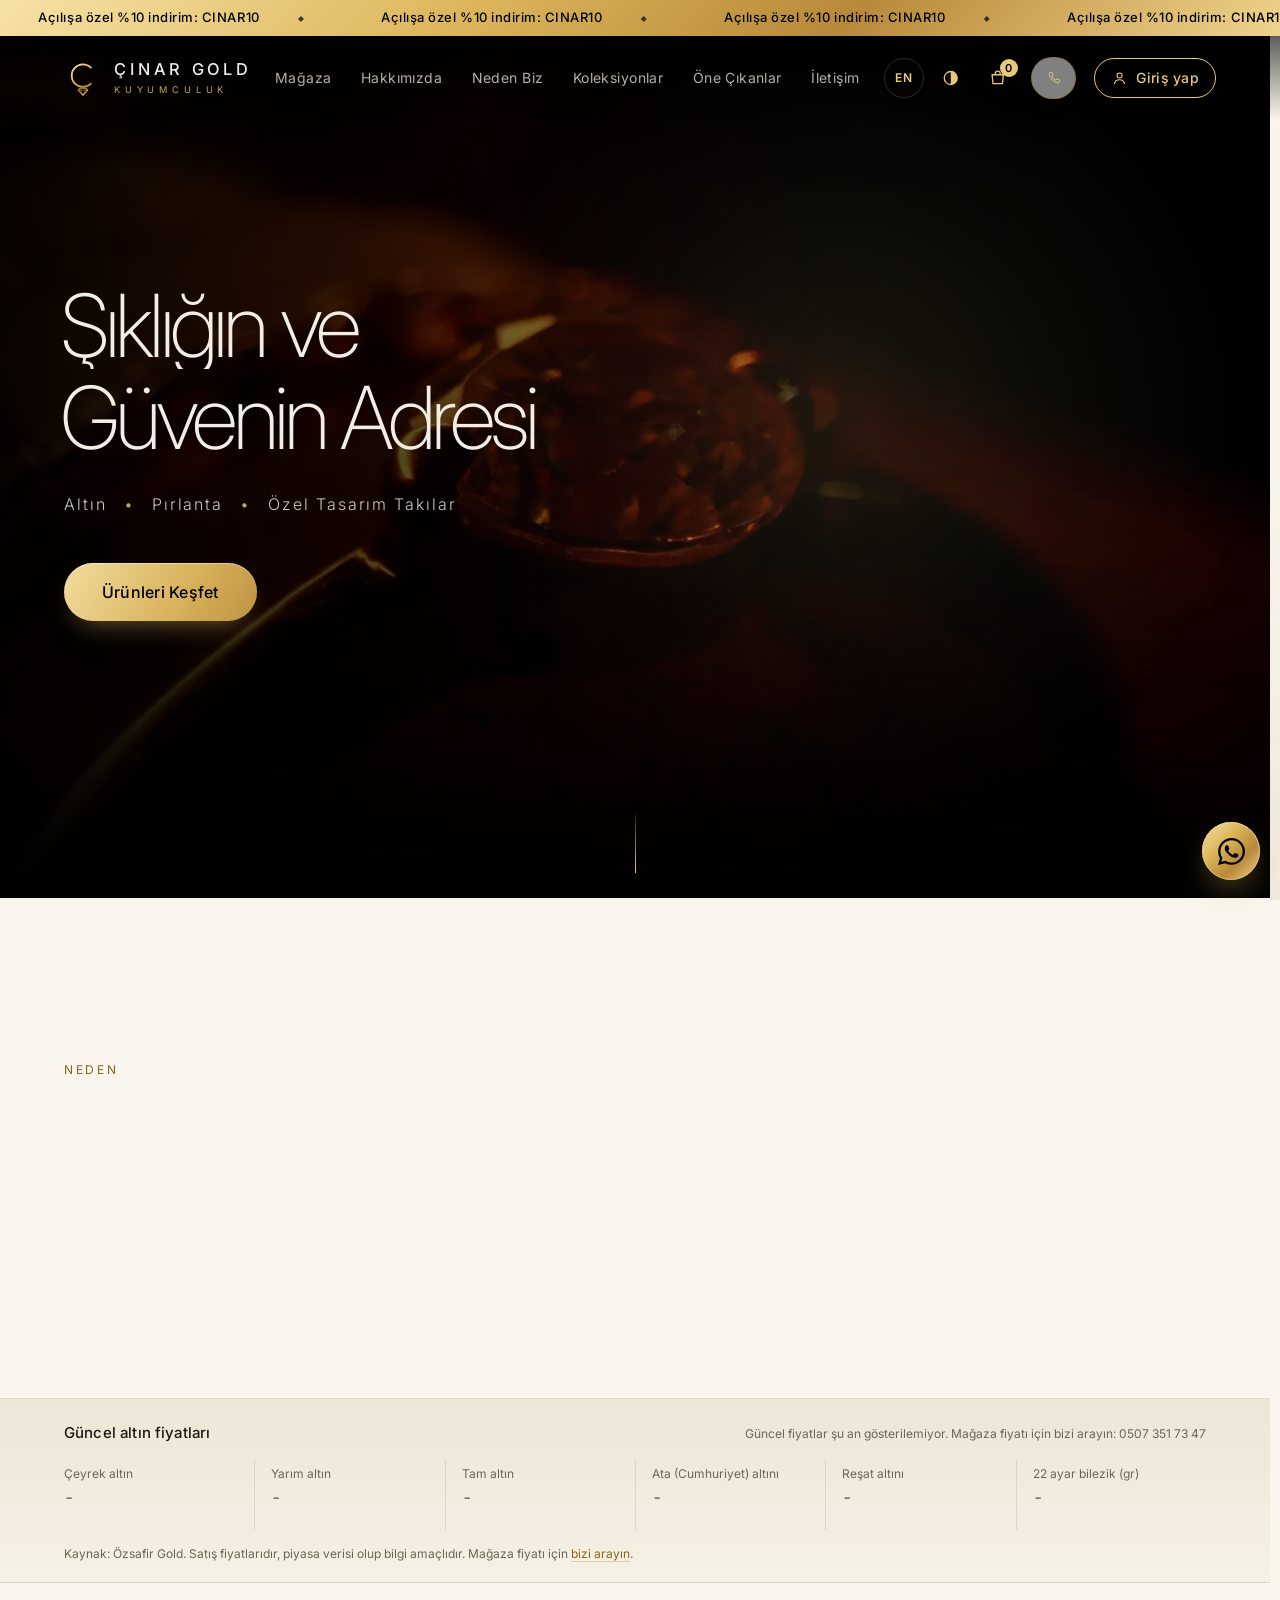
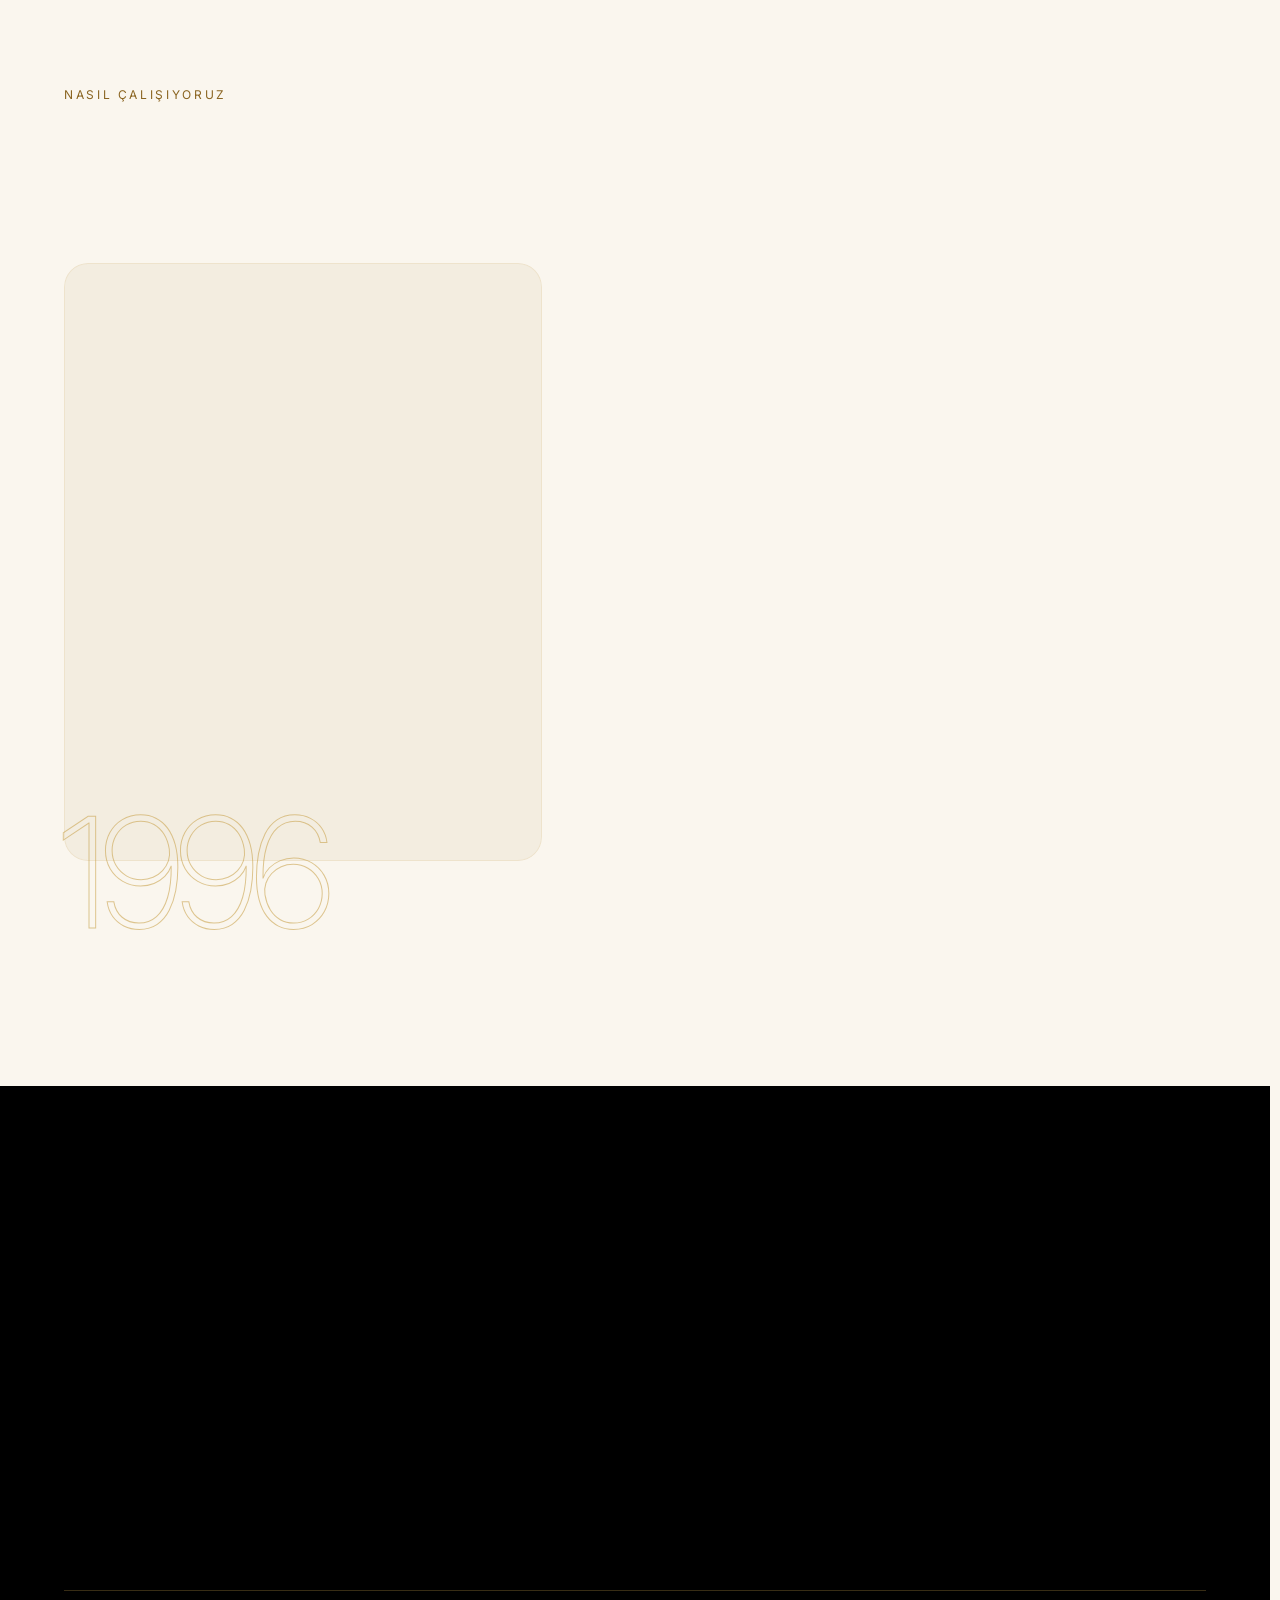
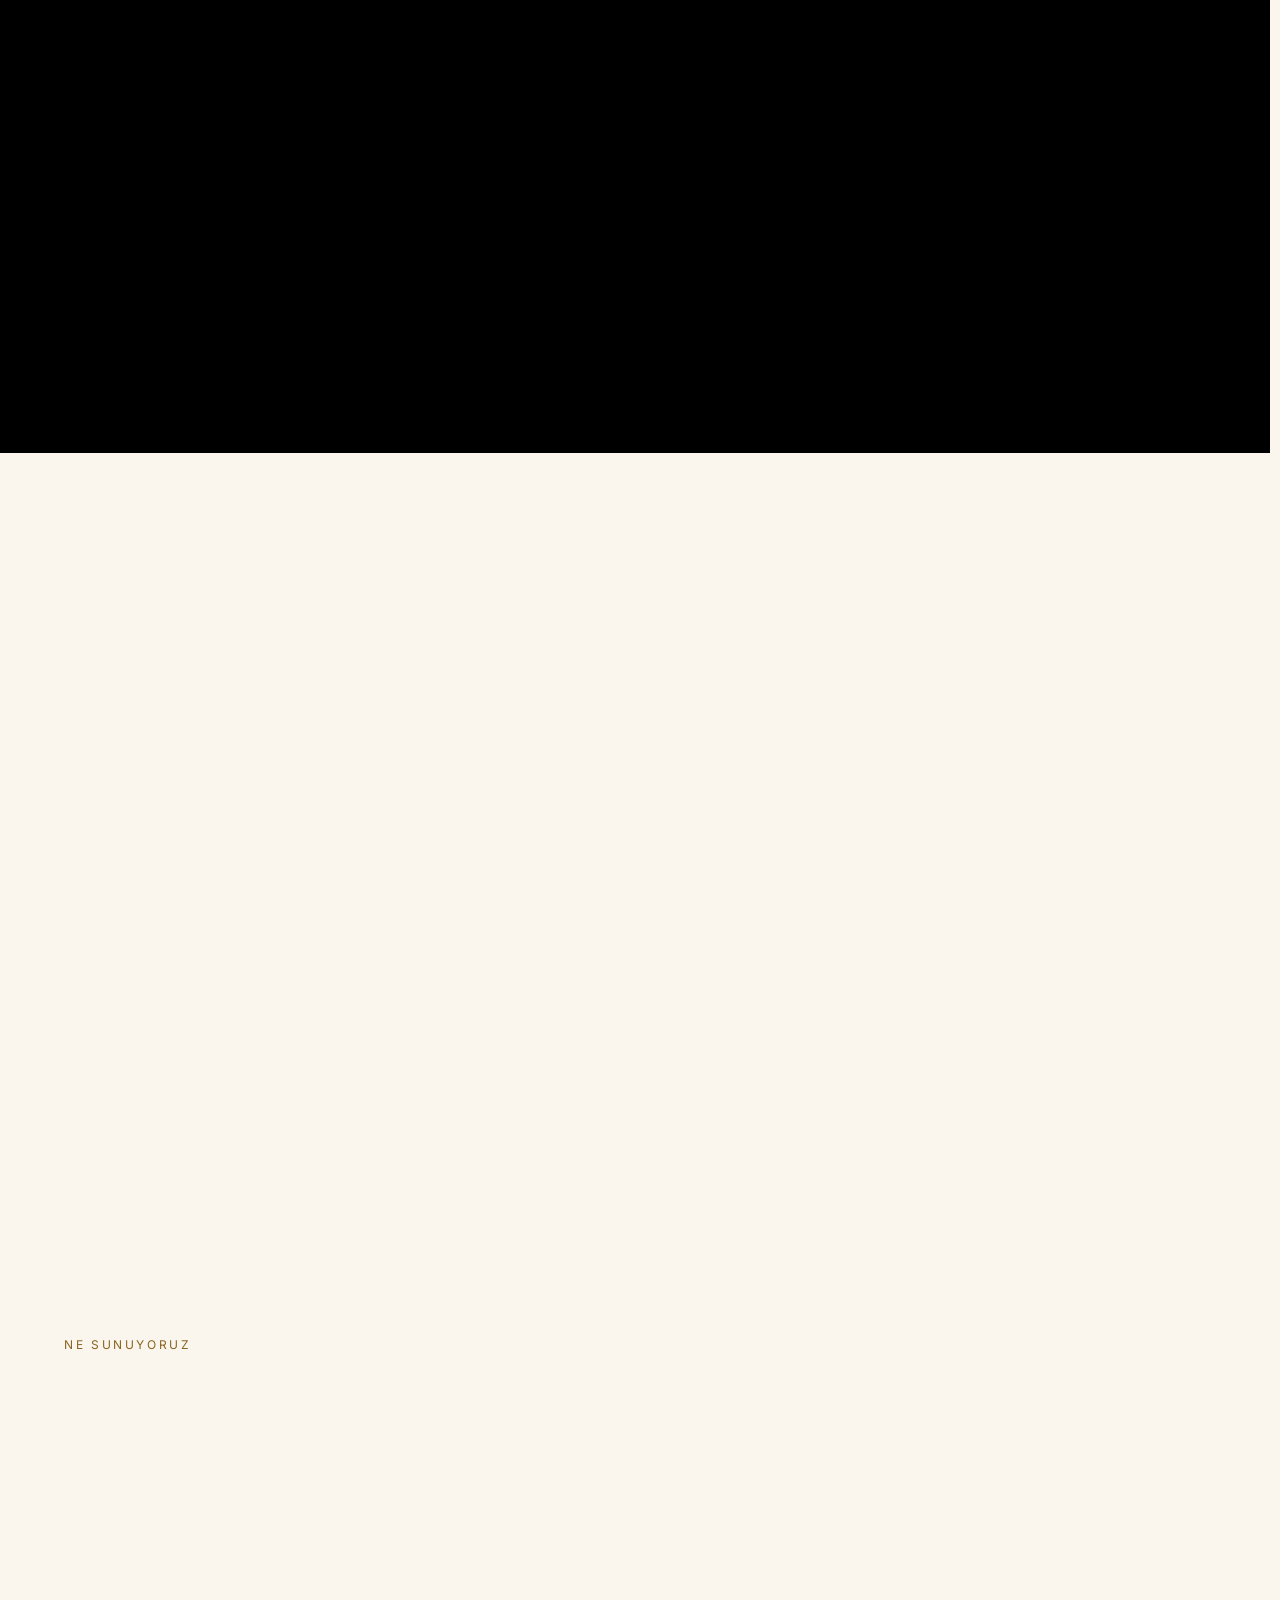
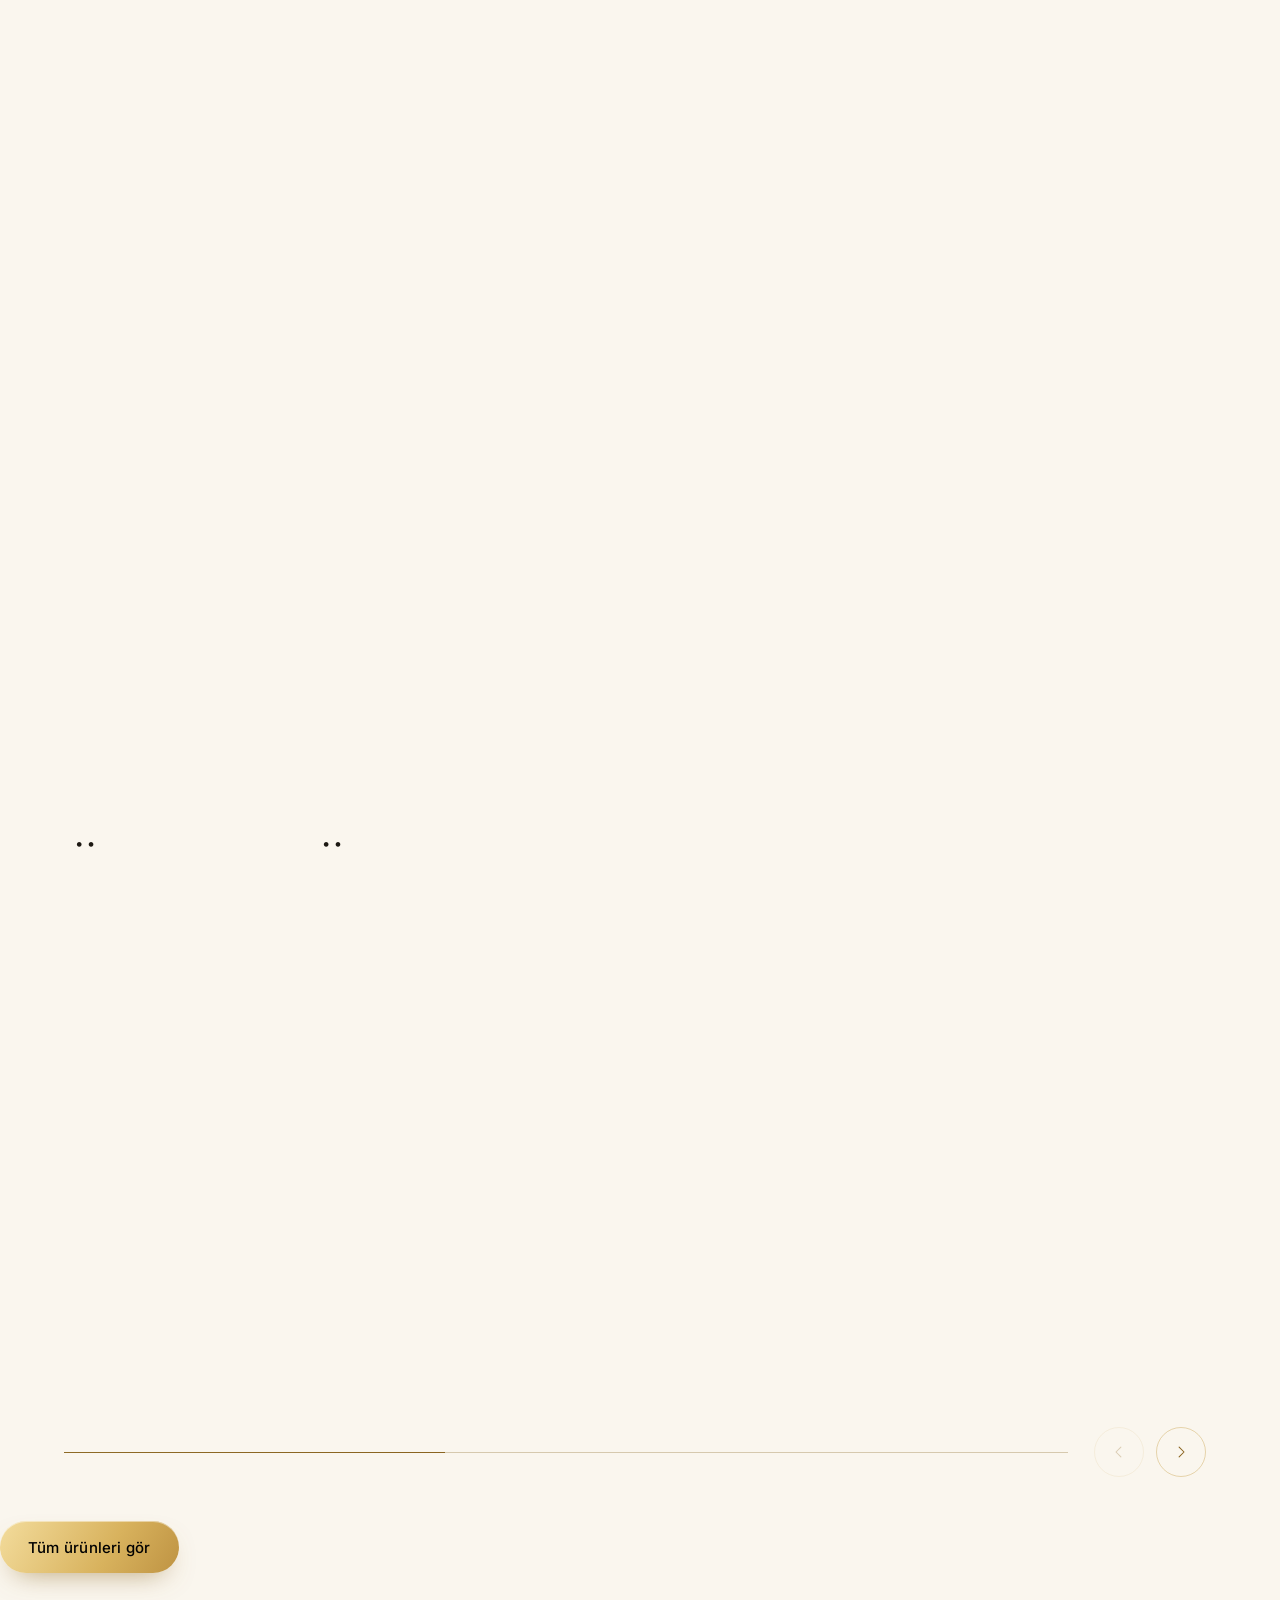
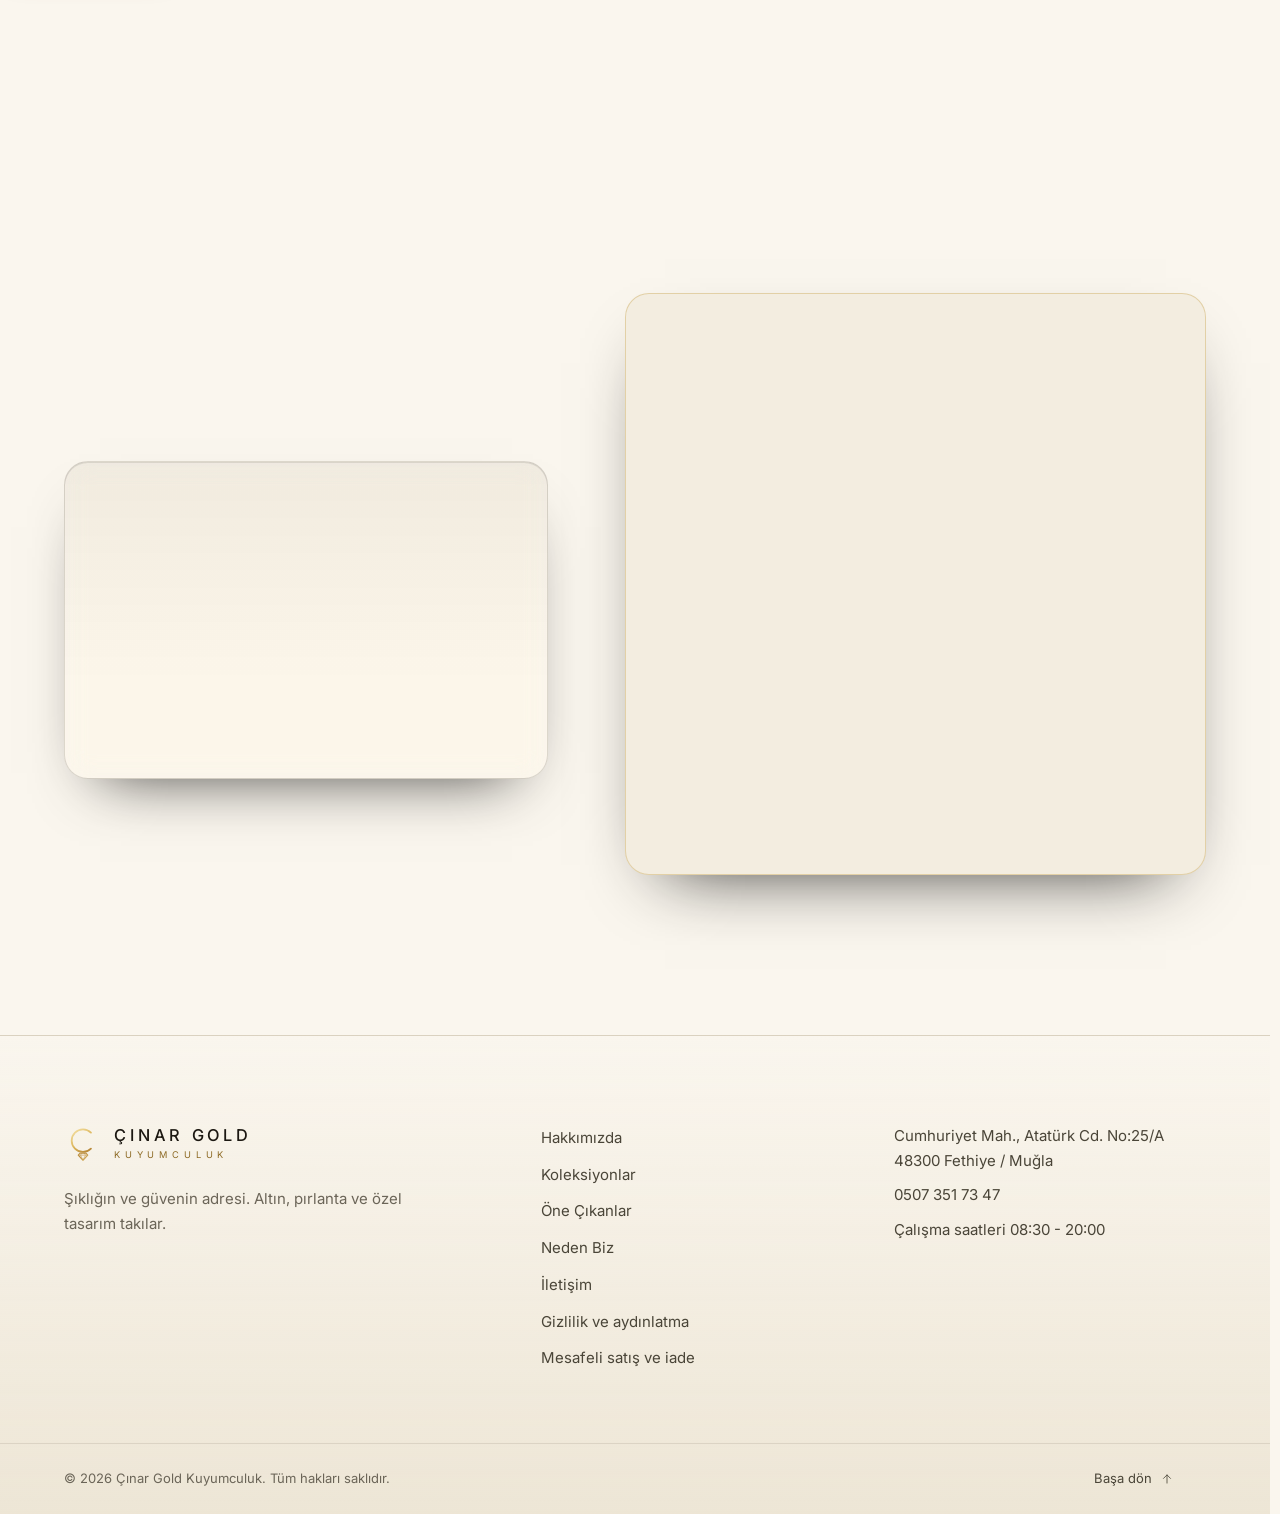
<file: index.html>
<!doctype html>
<html lang="tr" class="no-js">
<head>
<meta charset="utf-8">
<meta http-equiv="Content-Security-Policy" content="default-src 'none'; script-src 'self' 'sha256-TsHr023afBA6j1AOJsDKCCtAygoUBholUKgr6jnoVh4=' 'sha256-sJzf7oAcNxxlh+pG+7MXmKupigLUTlrwTYESHKJly+Y=' 'sha256-zQTRMeRTyX57GsG/StL40guxjNldrU43KXGB5cchF/o='; style-src 'self'; img-src 'self' data:; font-src 'self'; media-src 'self'; connect-src 'self' https://finans.truncgil.com https://uaqokgjktvljfwhzxuwc.supabase.co; frame-src https://www.google.com; manifest-src 'self'; base-uri 'none'; form-action 'self'; object-src 'none'">
<meta name="referrer" content="strict-origin-when-cross-origin">
<meta name="viewport" content="width=device-width, initial-scale=1, viewport-fit=cover">
<title>Çınar Gold Kuyumculuk | Fethiye’de Altın, Pırlanta ve Özel Tasarım Takı</title>
<meta name="description" content="Fethiye’de altın, pırlanta ve özel tasarım takılar. 1996’dan beri süren tecrübeyle yüzük, kolye, bilezik ve alyans modelleri için sizi Atatürk Caddesi’ndeki mağazamızda bekliyoruz.">
<link rel="canonical" href="https://numanmak.github.io/Cinar-Gold/">
<meta name="robots" content="index, follow, max-image-preview:large">
<meta name="theme-color" content="#000000">
<meta name="color-scheme" content="dark">
<meta name="format-detection" content="telephone=no">

<meta property="og:type" content="website">
<meta property="og:locale" content="tr_TR">
<meta property="og:site_name" content="Çınar Gold Kuyumculuk">
<meta property="og:title" content="Çınar Gold Kuyumculuk | Şıklığın ve Güvenin Adresi">
<meta property="og:description" content="Altın, pırlanta ve özel tasarım takılar. Fethiye, Atatürk Caddesi No:25/A.">
<meta property="og:url" content="https://numanmak.github.io/Cinar-Gold/">
<meta property="og:image" content="https://numanmak.github.io/Cinar-Gold/assets/img/og-image.jpg">
<meta property="og:image:width" content="1200">
<meta property="og:image:height" content="630">
<meta property="og:image:alt" content="Çınar Gold Kuyumculuk logosu ve Şıklığın ve Güvenin Adresi yazısı">
<meta name="twitter:card" content="summary_large_image">
<meta name="twitter:title" content="Çınar Gold Kuyumculuk | Şıklığın ve Güvenin Adresi">
<meta name="twitter:description" content="Altın, pırlanta ve özel tasarım takılar. Fethiye, Atatürk Caddesi No:25/A.">
<meta name="twitter:image" content="https://numanmak.github.io/Cinar-Gold/assets/img/og-image.jpg">

<link rel="icon" href="assets/icons/favicon.ico" sizes="48x48">
<link rel="icon" href="assets/icons/favicon.svg" type="image/svg+xml">
<link rel="apple-touch-icon" href="assets/icons/apple-touch-icon.png">
<link rel="manifest" href="site.webmanifest">

<link rel="preload" href="assets/fonts/inter-latin.woff2" as="font" type="font/woff2" crossorigin>
<link rel="preload" href="assets/fonts/inter-latin-ext.woff2" as="font" type="font/woff2" crossorigin>
<link rel="preload" as="image" href="assets/video/hero-poster.webp" media="(min-width: 761px) and (min-aspect-ratio: 801/1000) and (prefers-reduced-motion: no-preference)" fetchpriority="high">
<link rel="preload" as="image" imagesrcset="assets/img/hero-m-720.webp 720w, assets/img/hero-m-1080.webp 1080w" imagesizes="100vw" media="(max-width: 760px), (max-aspect-ratio: 4/5)" fetchpriority="high">
<link rel="preconnect" href="https://finans.truncgil.com" crossorigin>
<link rel="stylesheet" href="assets/css/fonts.css">
<link rel="stylesheet" href="assets/css/style.css">
<link rel="stylesheet" href="assets/css/shop.css">
<link rel="stylesheet" href="assets/css/apple.css">
<script>
  (function (d) {
    d.className = d.className.replace('no-js', 'js');
    try {
      if (sessionStorage.getItem('cg-intro') || matchMedia('(prefers-reduced-motion: reduce)').matches) d.classList.add('no-intro');
    } catch (e) { d.classList.add('no-intro'); }
    // Güvenlik ağı: main.js yüklenemezse içerik gizli kalmasın.
    setTimeout(function () { if (!window.__cg) { d.classList.remove('js'); d.classList.add('is-ready'); } }, 4000);
  })(document.documentElement);
</script>
<script>
  (function (d) {
    if (window.top !== window.self) d.style.display = 'none'; // başka sitenin çerçevesine gömülürse içerik gizlenir (tıklama kaçırma önlemi)
    try {
      var t = JSON.parse(localStorage.getItem('cg:theme'));
      if (t !== 'dark' && t !== 'light') t = matchMedia('(prefers-color-scheme: dark)').matches ? 'dark' : 'light';
      d.dataset.theme = t;
    } catch (e) {}
  })(document.documentElement);
</script>
<script type="module">
  import { translateDocument } from "./assets/js/shop/i18n.js";
  import { mountShell } from "./assets/js/shop/shell.js";
  translateDocument();
  mountShell({ page: "home" });
</script>
<script src="assets/js/vendor/lenis.min.js" defer></script>
<script src="assets/js/main.js" defer></script>

<script type="application/ld+json">
{
  "@context": "https://schema.org",
  "@graph": [
    {
      "@type": "WebSite",
      "@id": "https://numanmak.github.io/Cinar-Gold/#website",
      "url": "https://numanmak.github.io/Cinar-Gold/",
      "name": "Çınar Gold Kuyumculuk",
      "inLanguage": "tr-TR",
      "publisher": { "@id": "https://numanmak.github.io/Cinar-Gold/#store" }
    },
    {
      "@type": "JewelryStore",
      "@id": "https://numanmak.github.io/Cinar-Gold/#store",
      "name": "Çınar Gold Kuyumculuk",
      "alternateName": "Çınar Gold",
      "description": "Fethiye’de altın, pırlanta, alyans, bilezik ve özel tasarım takılar sunan kuyumcu.",
      "slogan": "Şıklığın ve Güvenin Adresi",
      "url": "https://numanmak.github.io/Cinar-Gold/",
      "logo": "https://numanmak.github.io/Cinar-Gold/assets/icons/icon-512.png",
      "image": "https://numanmak.github.io/Cinar-Gold/assets/img/og-image.jpg",
      "telephone": "+90 507 351 73 47",
      "currenciesAccepted": "TRY",
      "address": {
        "@type": "PostalAddress",
        "streetAddress": "Cumhuriyet Mah., Atatürk Cd. No:25/A",
        "addressLocality": "Fethiye",
        "addressRegion": "Muğla",
        "postalCode": "48300",
        "addressCountry": "TR"
      },
      "hasMap": "https://www.google.com/maps/search/?api=1&query=Atat%C3%BCrk%20Cd.%20No%3A25%2FA%2C%2048300%20Fethiye%2FMu%C4%9Fla",
      "areaServed": { "@type": "City", "name": "Fethiye" },
      "openingHoursSpecification": [
        {
          "@type": "OpeningHoursSpecification",
          "dayOfWeek": ["Monday", "Tuesday", "Wednesday", "Thursday", "Friday", "Saturday", "Sunday"],
          "opens": "08:30",
          "closes": "20:00"
        }
      ],
      "knowsAbout": ["Altın takı", "Pırlanta", "Alyans", "Bilezik", "Özel tasarım takı"]
    }
  ]
}
</script>
</head>
<body>
<a class="skip" href="#icerik">İçeriğe geç</a>

<!-- İkon seti (tek yerde tanımlı, <use> ile kullanılır) -->
<svg class="sprite" aria-hidden="true" focusable="false" xmlns="http://www.w3.org/2000/svg">
  <defs>
    <linearGradient id="g-gold" x1="12" y1="6" x2="52" y2="62" gradientUnits="userSpaceOnUse">
      <stop offset="0" stop-color="#f8e7b0"/>
      <stop offset=".42" stop-color="#dcb65c"/>
      <stop offset=".7" stop-color="#b8893a"/>
      <stop offset="1" stop-color="#f1d589"/>
    </linearGradient>
  </defs>
  <symbol id="i-logo" viewBox="0 0 64 64">
    <path d="M45.4 14.6A19 19 0 1 0 45.4 41.4" fill="none" stroke="url(#g-gold)" stroke-width="3" stroke-linecap="round"/>
    <path d="M27 49.2h10l3 3.3L32 61l-8-8.5z" fill="none" stroke="url(#g-gold)" stroke-width="2" stroke-linejoin="round"/>
    <path d="M24.4 52.5h15.2M29.6 49.2l-1.7 3.3L32 61l4.1-8.5-1.7-3.3" fill="none" stroke="url(#g-gold)" stroke-width="1.1" stroke-linejoin="round" opacity=".85"/>
  </symbol>
  <symbol id="i-wa" viewBox="0 0 24 24">
    <path fill="currentColor" d="M17.472 14.382c-.297-.149-1.758-.867-2.03-.967-.273-.099-.471-.148-.67.15-.197.297-.767.966-.94 1.164-.173.199-.347.223-.644.075-.297-.15-1.255-.463-2.39-1.475-.883-.788-1.48-1.761-1.653-2.059-.173-.297-.018-.458.13-.606.134-.133.298-.347.446-.52.149-.174.198-.298.298-.497.099-.198.05-.371-.025-.52-.075-.149-.669-1.612-.916-2.207-.242-.579-.487-.5-.669-.51-.173-.008-.371-.01-.57-.01-.198 0-.52.074-.792.372-.272.297-1.04 1.016-1.04 2.479 0 1.462 1.065 2.875 1.213 3.074.149.198 2.096 3.2 5.077 4.487.709.306 1.262.489 1.694.625.712.227 1.36.195 1.871.118.571-.085 1.758-.719 2.006-1.413.248-.694.248-1.289.173-1.413-.074-.124-.272-.198-.57-.347m-5.421 7.403h-.004a9.87 9.87 0 0 1-5.031-1.378l-.361-.214-3.741.982.998-3.648-.235-.374a9.86 9.86 0 0 1-1.51-5.26c.001-5.45 4.436-9.884 9.888-9.884 2.64 0 5.122 1.03 6.988 2.898a9.825 9.825 0 0 1 2.893 6.994c-.003 5.45-4.437 9.884-9.885 9.884m8.413-18.297A11.815 11.815 0 0 0 12.05 0C5.495 0 .16 5.335.157 11.892c0 2.096.547 4.142 1.588 5.945L.057 24l6.305-1.654a11.882 11.882 0 0 0 5.683 1.448h.005c6.554 0 11.89-5.335 11.893-11.893a11.821 11.821 0 0 0-3.48-8.413z"/>
  </symbol>
  <symbol id="i-phone" viewBox="0 0 24 24">
    <path fill="none" stroke="currentColor" stroke-width="1.4" stroke-linejoin="round" d="M6.6 3.5h2.6l1.5 4.2-2 1.4a11.5 11.5 0 0 0 6.2 6.2l1.4-2 4.2 1.5v2.6a2 2 0 0 1-2.1 2A16.4 16.4 0 0 1 4.6 5.6a2 2 0 0 1 2-2.1z"/>
  </symbol>
  <symbol id="i-pin" viewBox="0 0 24 24">
    <path fill="none" stroke="currentColor" stroke-width="1.4" stroke-linejoin="round" d="M12 21.2s-6.8-6-6.8-11.3a6.8 6.8 0 0 1 13.6 0c0 5.3-6.8 11.3-6.8 11.3z"/>
    <circle cx="12" cy="9.8" r="2.4" fill="none" stroke="currentColor" stroke-width="1.4"/>
  </symbol>
  <symbol id="i-clock" viewBox="0 0 24 24">
    <circle cx="12" cy="12" r="8.6" fill="none" stroke="currentColor" stroke-width="1.4"/>
    <path fill="none" stroke="currentColor" stroke-width="1.4" stroke-linecap="round" stroke-linejoin="round" d="M12 7.4V12l3.1 2"/>
  </symbol>
  <symbol id="i-route" viewBox="0 0 24 24">
    <path fill="none" stroke="currentColor" stroke-width="1.4" stroke-linecap="round" stroke-linejoin="round" d="M4.5 19.5 19.5 4.5M9 4.5h10.5V15"/>
  </symbol>
  <symbol id="i-chev" viewBox="0 0 24 24">
    <path fill="none" stroke="currentColor" stroke-width="1.4" stroke-linecap="round" stroke-linejoin="round" d="M9.5 5.5 16 12l-6.5 6.5"/>
  </symbol>
  <symbol id="i-close" viewBox="0 0 24 24">
    <path fill="none" stroke="currentColor" stroke-width="1.4" stroke-linecap="round" d="M6 6l12 12M18 6 6 18"/>
  </symbol>
  <symbol id="i-up" viewBox="0 0 24 24">
    <path fill="none" stroke="currentColor" stroke-width="1.4" stroke-linecap="round" stroke-linejoin="round" d="M12 19V5M6 11l6-6 6 6"/>
  </symbol>
</svg>

<div class="ambient" aria-hidden="true"><span class="ambient__glow ambient__glow--a"></span><span class="ambient__glow ambient__glow--b"></span><span class="ambient__grain"></span></div>

<div class="intro" aria-hidden="true">
  <svg class="intro__mark" viewBox="0 0 64 64">
    <path pathLength="1" d="M45.4 14.6A19 19 0 1 0 45.4 41.4" stroke-width="2.6"/>
    <path pathLength="1" d="M27 49.2h10l3 3.3L32 61l-8-8.5z" stroke-width="1.8"/>
    <path pathLength="1" d="M24.4 52.5h15.2M29.6 49.2l-1.7 3.3L32 61l4.1-8.5-1.7-3.3" stroke-width="1"/>
  </svg>
  <span class="intro__word">Çınar Gold</span>
</div>

<header class="nav" id="ust">
  <div class="container nav__inner">
    <a class="brand" href="#anasayfa" aria-label="Çınar Gold Kuyumculuk, sayfanın başına dön">
      <svg class="brand__mark" aria-hidden="true"><use href="#i-logo"/></svg>
      <span class="brand__word" aria-hidden="true"><span class="brand__name">Çınar Gold</span><span class="brand__sub">Kuyumculuk</span></span>
    </a>
    <nav class="nav__menu" aria-label="Ana menü">
      <ul class="nav__links" role="list">
        <li><a class="nav__link" href="magaza.html">Mağaza</a></li>
        <li><a class="nav__link" href="#hakkimizda">Hakkımızda</a></li>
        <li><a class="nav__link" href="#neden-biz">Neden Biz</a></li>
        <li><a class="nav__link" href="#koleksiyonlar">Koleksiyonlar</a></li>
        <li><a class="nav__link" href="#one-cikanlar">Öne Çıkanlar</a></li>
        <li><a class="nav__link" href="#iletisim">İletişim</a></li>
      </ul>
    </nav>
    <div class="nav__actions">
      <a class="btn btn--line btn--sm nav__call" href="tel:+905073517347" data-magnetic>
        <svg class="btn__icon" aria-hidden="true"><use href="#i-phone"/></svg><span>0507 351 73 47</span>
      </a>
      <button class="nav__toggle" type="button" aria-expanded="false" aria-controls="mobil-menu">
        <span class="visually-hidden" data-toggle-label>Menüyü aç</span>
        <span class="nav__bars" aria-hidden="true"><span></span><span></span></span>
      </button>
    </div>
  </div>
</header>

<div class="mmenu" id="mobil-menu" hidden>
  <nav class="mmenu__nav" aria-label="Mobil menü">
    <ul class="mmenu__links" role="list">
      <li><a class="mmenu__link" href="magaza.html">Mağaza</a></li>
      <li><a class="mmenu__link" href="#hakkimizda">Hakkımızda</a></li>
      <li><a class="mmenu__link" href="#neden-biz">Neden Biz</a></li>
      <li><a class="mmenu__link" href="#koleksiyonlar">Koleksiyonlar</a></li>
      <li><a class="mmenu__link" href="#one-cikanlar">Öne Çıkanlar</a></li>
      <li><a class="mmenu__link" href="#iletisim">İletişim</a></li>
    </ul>
  </nav>
  <div class="mmenu__foot">
    <a class="btn btn--gold" href="https://wa.me/905073517347" data-wa="Merhaba, Çınar Gold web sitesinden yazıyorum. Bilgi almak istiyorum." target="_blank" rel="noopener">
      <svg class="btn__icon" aria-hidden="true"><use href="#i-wa"/></svg><span>WhatsApp’tan yazın</span>
    </a>
    <a class="btn btn--line" href="tel:+905073517347">
      <svg class="btn__icon" aria-hidden="true"><use href="#i-phone"/></svg><span>0507 351 73 47</span>
    </a>
    <p class="mmenu__addr">Cumhuriyet Mah., Atatürk Cd. No:25/A, Fethiye</p>
  </div>
</div>

<main id="icerik">
  <!-- 1. HERO -->
  <section class="hero" id="anasayfa" aria-labelledby="hero-baslik">
    <div class="hero__media" aria-hidden="true">
      <div class="hero__zoom">
        <picture class="hero__still">
          <source media="(max-width: 760px), (max-aspect-ratio: 4/5)" srcset="assets/img/hero-m-720.webp 720w, assets/img/hero-m-1080.webp 1080w" sizes="100vw">
          <source media="(prefers-reduced-motion: reduce)" srcset="assets/img/hero-1280.webp 1280w, assets/img/hero-1920.webp 1920w, assets/img/hero-2560.webp 2560w" sizes="100vw">
          <img src="assets/video/hero-poster.webp" alt="" width="1920" height="1080" fetchpriority="high" decoding="async">
        </picture>
        <video class="hero__video" muted playsinline loop preload="none" disablepictureinpicture disableremoteplayback
               data-src-hd="assets/video/hero.mp4" data-src-sd="assets/video/hero-720.mp4"></video>
      </div>
      <div class="hero__light"></div>
      <div class="hero__spot"></div>
      <div class="hero__shade"></div>
    </div>

    <div class="container hero__content">
      <h1 class="hero__title" id="hero-baslik">
        <span class="line"><span class="line__in shimmer">Şıklığın ve</span></span>
        <span class="line"><span class="line__in shimmer">Güvenin Adresi</span></span>
      </h1>
      <p class="hero__sub">Altın <span class="sep" aria-hidden="true">•</span> Pırlanta <span class="sep" aria-hidden="true">•</span> Özel Tasarım Takılar</p>
      <div class="hero__actions">
        <a class="btn btn--gold btn--lg" href="#koleksiyonlar" data-magnetic>Ürünleri Keşfet</a>
      </div>
    </div>

    <a class="hero__cue" href="#altin-fiyatlari"><span class="visually-hidden">Aşağı kaydır</span><span class="hero__cue-line" aria-hidden="true"></span></a>
  </section>

  <!-- Altın çember: NEDEN -->
  <section class="why-lead section" id="neden" aria-labelledby="neden-baslik">
    <div class="container">
      <p class="kicker">Neden</p>
      <h2 class="h-section" id="neden-baslik" data-split>Her takı bir hikâyeyi taşır.</h2>
      <p class="lead" data-reveal>1996’dan beri o hikâyeleri güvenle emanet alıyoruz. Bir alyans, bir doğum günü hediyesi ya da ömürlük bir yatırım: hepsi bizim için aynı sorumluluk.</p>
    </div>
  </section>
  <!-- Güncel altın fiyatları -->
  <section class="market" id="altin-fiyatlari" aria-labelledby="piyasa-baslik" data-market>
    <div class="container market__inner">
      <div class="market__head">
        <h2 class="market__title" id="piyasa-baslik">Güncel altın fiyatları</h2>
        <p class="market__time" data-market-time>Fiyatlar yükleniyor</p>
      </div>
      <ul class="market__list" role="list">
        <li class="market__item" data-key="quarter"><span class="market__name">Çeyrek altın</span><span class="market__price" data-price>-</span><span class="market__chg" data-chg></span></li>
        <li class="market__item" data-key="half"><span class="market__name">Yarım altın</span><span class="market__price" data-price>-</span><span class="market__chg" data-chg></span></li>
        <li class="market__item" data-key="full"><span class="market__name">Tam altın</span><span class="market__price" data-price>-</span><span class="market__chg" data-chg></span></li>
        <li class="market__item" data-key="ata"><span class="market__name">Ata (Cumhuriyet) altını</span><span class="market__price" data-price>-</span><span class="market__chg" data-chg></span></li>
        <li class="market__item" data-key="resat"><span class="market__name">Reşat altını</span><span class="market__price" data-price>-</span><span class="market__chg" data-chg></span></li>
        <li class="market__item" data-key="gram22"><span class="market__name">22 ayar bilezik (gr)</span><span class="market__price" data-price>-</span><span class="market__chg" data-chg></span></li>
      </ul>
      <p class="market__note" data-market-note>Kaynak: <span data-market-source>Özsafir Gold</span>. Satış fiyatlarıdır, piyasa verisi olup bilgi amaçlıdır. Mağaza fiyatı için <a href="tel:+905073517347">bizi arayın</a>.</p>
    </div>
  </section>

  <!-- Altın çember: NASIL -->
  <div class="chapter container"><p class="kicker">Nasıl çalışıyoruz</p></div>
  <!-- 2. HAKKIMIZDA -->
  <section class="about section" id="hakkimizda" aria-labelledby="hakkimizda-baslik">
    <div class="container about__grid">
      <div class="about__visual">
        <figure class="about__media" data-reveal="mask">
          <img src="assets/img/about-1080.webp" srcset="assets/img/about-640.webp 640w, assets/img/about-1080.webp 1080w"
               sizes="(min-width: 1000px) 40vw, 92vw" width="1080" height="1350" loading="lazy" decoding="async"
               alt="Kuyumcu tezgâhında el işçiliğiyle mücevher işleyen usta eller" data-parallax="0.08">
        </figure>
        <p class="about__year" aria-hidden="true" data-fill>1996</p>
      </div>
      <div class="about__text">
        <h2 class="h-section" id="hakkimizda-baslik" data-split>1996’dan beri kalite ve güven</h2>
        <p class="lead" data-reveal>Çınar Gold, kuyumculukta 1996’dan bu yana süren tecrübeyi Fethiye’nin kalbine, Atatürk Caddesi’ne taşıyor. Altından pırlantaya her parçanın ayarını, gramını ve işçiliğini açıkça anlatıyor, en doğru seçimi sizinle birlikte yapıyoruz.</p>
        <p class="body" data-reveal>Alyans ve tektaştan düğün takılarına, bilezikten size özel tasarımlara kadar ömür boyu taşıyacağınız parçalar için buradayız.</p>
        <dl class="facts" data-reveal data-stagger>
          <div class="fact"><dt>Kuyumculuk tecrübesi</dt><dd><span data-years>30</span> yıl</dd></div>
          <div class="fact"><dt>Tüm altın ürünlerde</dt><dd>Ayar damgası</dd></div>
          <div class="fact"><dt>Her alışverişte</dt><dd>Faturalı satış</dd></div>
        </dl>
        <a class="link-gold about__more" href="#iletisim" data-reveal>Mağazamızı ziyaret edin <svg aria-hidden="true"><use href="#i-chev"/></svg></a>
      </div>
    </div>
  </section>
  <!-- Özel tasarım bandı (parallax) -->
  <section class="craft" id="ozel-tasarim" aria-labelledby="ozel-tasarim-baslik">
    <div class="craft__bg" aria-hidden="true">
      <img src="assets/img/craft-1920.webp" srcset="assets/img/craft-1280.webp 1280w, assets/img/craft-1920.webp 1920w"
           sizes="100vw" width="1920" height="1080" loading="lazy" decoding="async" alt="" data-parallax="0.14">
    </div>
    <div class="container craft__inner">
      <div class="craft__content">
        <h2 class="h-section" id="ozel-tasarim-baslik" data-split>Hayalinizdeki takıyı birlikte tasarlayalım</h2>
        <p class="lead" data-reveal>Bir aile yadigârını yeniden yorumlamak ya da yalnızca size ait bir yüzük yaptırmak için fikrinizi dinliyor, çizimden son cilaya kadar her adımı sizinle paylaşıyoruz.</p>
      </div>
      <ol class="steps" role="list" data-stagger>
        <li class="step" data-reveal><h3 class="step__title">Tanışalım</h3><p>İsteğinizi, bütçenizi ve tarzınızı konuşuruz.</p></li>
        <li class="step" data-reveal><h3 class="step__title">Çizim ve onay</h3><p>Modeli çizer, taş ve maden seçimini birlikte yaparız.</p></li>
        <li class="step" data-reveal><h3 class="step__title">Üretim</h3><p>Onayınızın ardından parçanız özenle üretilir.</p></li>
        <li class="step" data-reveal><h3 class="step__title">Teslim</h3><p>Son kontrolü yapar, takınızı size teslim ederiz.</p></li>
      </ol>
      <div data-reveal>
        <a class="btn btn--gold" href="https://wa.me/905073517347" data-wa="Merhaba, özel tasarım bir takı yaptırmak istiyorum." target="_blank" rel="noopener" data-magnetic>
          <svg class="btn__icon" aria-hidden="true"><use href="#i-wa"/></svg><span>Tasarımınızı konuşalım</span>
        </a>
      </div>
    </div>
  </section>
  <!-- 5. NEDEN BİZ? -->
  <section class="why section" id="neden-biz" aria-labelledby="neden-biz-baslik">
    <div class="container">
      <header class="sec-head">
        <h2 class="h-section" id="neden-biz-baslik" data-split>Neden Biz?</h2>
        <p class="sec-head__text" data-reveal>Bir takı yıllarca taşınır. Bu yüzden satıştan sonra da yanınızda olan, açık ve dürüst bir kuyumcu olmayı seçiyoruz.</p>
      </header>
      <ul class="why__grid" role="list" data-stagger>
        <li class="why__item" data-reveal>
          <svg class="why__icon" viewBox="0 0 48 48" aria-hidden="true">
            <path pathLength="1" d="M24 5.5 39 11v11.2c0 9.6-6.3 17.1-15 20.3C15.3 39.3 9 31.8 9 22.2V11z"/>
            <path pathLength="1" d="m17.5 24 4.6 4.6 8.7-9.2"/>
          </svg>
          <h3 class="why__title">Güvenilirlik</h3>
          <p class="why__text">1996’dan beri süren tecrübe. Her satışımız faturalı, her ürünün ayarı ve gramı açıkça belirtilir.</p>
        </li>
        <li class="why__item" data-reveal>
          <svg class="why__icon" viewBox="0 0 48 48" aria-hidden="true">
            <path pathLength="1" d="M13 9h22l7 9.5L24 41 6 18.5z"/>
            <path pathLength="1" d="M6 18.5h36M19 9l-3.5 9.5L24 41l8.5-22.5L29 9"/>
          </svg>
          <h3 class="why__title">Kalite</h3>
          <p class="why__text">Ayar damgalı altın ve özenle seçilmiş taşlarla çalışıyor, her parçayı teslimden önce tek tek kontrol ediyoruz.</p>
        </li>
        <li class="why__item" data-reveal>
          <svg class="why__icon" viewBox="0 0 48 48" aria-hidden="true">
            <path pathLength="1" d="M24 7v34M15 41h18M10 13.5h28"/>
            <path pathLength="1" d="M10 13.5 4.5 26a5.5 5.5 0 0 0 11 0zM38 13.5 32.5 26a5.5 5.5 0 0 0 11 0z"/>
          </svg>
          <h3 class="why__title">Uygun Fiyat</h3>
          <p class="why__text">Fiyatlarımızı güncel piyasaya göre şeffaf belirliyor, işçilikte adil fiyat sunuyoruz.</p>
        </li>
        <li class="why__item" data-reveal>
          <svg class="why__icon" viewBox="0 0 48 48" aria-hidden="true">
            <path pathLength="1" d="M24 6v5M24 11 13 41M24 11l11 30M17.2 29.5h13.6"/>
            <path pathLength="1" d="M24 6.5a2.5 2.5 0 1 1 0 5 2.5 2.5 0 1 1 0-5z"/>
          </svg>
          <h3 class="why__title">Özel Tasarım</h3>
          <p class="why__text">Aklınızdaki modeli birlikte çiziyor, ölçünüze ve zevkinize göre üretiyoruz.</p>
        </li>
      </ul>
    </div>
  </section>

  <!-- Altın çember: NE -->
  <div class="chapter container"><p class="kicker">Ne sunuyoruz</p></div>
  <!-- 3. KOLEKSİYONLAR -->
  <section class="cats section" id="koleksiyonlar" aria-labelledby="koleksiyonlar-baslik">
    <div class="container">
      <header class="sec-head">
        <h2 class="h-section" id="koleksiyonlar-baslik" data-split>Koleksiyonlar</h2>
        <p class="sec-head__text" data-reveal>Her gün takmak ya da bir ömür saklamak için. Bir koleksiyon seçin, tüm modelleri ve güncel stok durumunu mağazamızda görün, online sipariş verin.</p>
      </header>
      <ul class="cats__grid" role="list" data-stagger>
        <li class="cat" data-reveal="mask">
          <a class="cat__link" href="magaza.html?tur=yuzuk">
            <img src="assets/img/cat-ring-800.webp" srcset="assets/img/cat-ring-480.webp 480w, assets/img/cat-ring-800.webp 800w"
                 sizes="(min-width: 1000px) 23vw, 46vw" width="800" height="1067" loading="lazy" decoding="async" alt="Koyu zemin üzerinde işlemeli altın yüzük koleksiyonu">
            <span class="cat__shine" aria-hidden="true"></span>
            <div class="cat__body">
              <h3 class="cat__title">Yüzükler</h3>
              <span class="cat__desc">Alyans, tektaş ve günlük yüzükler</span>
              <span class="cat__cta">Modelleri gör <svg aria-hidden="true"><use href="#i-chev"/></svg></span>
            </div>
          </a>
        </li>
        <li class="cat" data-reveal="mask">
          <a class="cat__link" href="magaza.html?tur=kolye">
            <img src="assets/img/cat-necklace-800.webp" srcset="assets/img/cat-necklace-480.webp 480w, assets/img/cat-necklace-800.webp 800w"
                 sizes="(min-width: 1000px) 23vw, 46vw" width="800" height="1067" loading="lazy" decoding="async" alt="Siyah zemin üzerinde işlemeli altın kolye">
            <span class="cat__shine" aria-hidden="true"></span>
            <div class="cat__body">
              <h3 class="cat__title">Kolyeler</h3>
              <span class="cat__desc">Zincir, kolye ucu ve setler</span>
              <span class="cat__cta">Modelleri gör <svg aria-hidden="true"><use href="#i-chev"/></svg></span>
            </div>
          </a>
        </li>
        <li class="cat" data-reveal="mask">
          <a class="cat__link" href="magaza.html?tur=bilezik">
            <img src="assets/img/cat-bracelet-800.webp" srcset="assets/img/cat-bracelet-480.webp 480w, assets/img/cat-bracelet-800.webp 800w"
                 sizes="(min-width: 1000px) 23vw, 46vw" width="800" height="1067" loading="lazy" decoding="async" alt="Koyu zeminde dokulu iki altın bilezik">
            <span class="cat__shine" aria-hidden="true"></span>
            <div class="cat__body">
              <h3 class="cat__title">Bilezikler</h3>
              <span class="cat__desc">Burma, kelepçe ve tuğra modelleri</span>
              <span class="cat__cta">Modelleri gör <svg aria-hidden="true"><use href="#i-chev"/></svg></span>
            </div>
          </a>
        </li>
        <li class="cat" data-reveal="mask">
          <a class="cat__link" href="magaza.html?tur=pirlanta">
            <img src="assets/img/cat-diamond-800.webp" srcset="assets/img/cat-diamond-480.webp 480w, assets/img/cat-diamond-800.webp 800w"
                 sizes="(min-width: 1000px) 23vw, 46vw" width="800" height="1067" loading="lazy" decoding="async" alt="Siyah zemin üzerinde ışığı kıran pırlanta taş">
            <span class="cat__shine" aria-hidden="true"></span>
            <div class="cat__body">
              <h3 class="cat__title">Pırlanta Koleksiyonu</h3>
              <span class="cat__desc">Tektaş, beştaş ve pırlanta küpeler</span>
              <span class="cat__cta">Modelleri gör <svg aria-hidden="true"><use href="#i-chev"/></svg></span>
            </div>
          </a>
        </li>
      </ul>
    </div>
  </section>
  <!-- 4. ÖNE ÇIKAN ÜRÜNLER -->
  <section class="featured section" id="one-cikanlar" aria-labelledby="one-cikanlar-baslik">
    <div class="container">
      <header class="sec-head">
        <h2 class="h-section" id="one-cikanlar-baslik" data-split>Öne Çıkan Ürünler</h2>
        <p class="sec-head__text" data-reveal>Bu sezon en çok ilgi gören parçalar. Detayları görmek için bir ürüne dokunun. Tüm modeller ve güncel stok durumu mağaza sayfamızda.</p>
      </header>
    </div>

    <div class="rail" data-rail>
      <ul class="rail__track" role="list" data-rail-track tabindex="0" aria-label="Öne çıkan ürünler, yatay kaydırılabilir liste">
        <li class="product" data-reveal data-product
            data-name="Oval Tektaş Yüzük" data-img="p-solitaire"
            data-desc="Oval kesim taşın çevresini minik taşlarla saran halo montür. Sarı altının sıcaklığıyla zamansız bir tektaş."
            data-specs="Maden: 14 ayar sarı altın|Model: Oval halo tektaş|Ölçü: Parmak ölçünüze göre">
          <article class="product__card" data-tilt>
            <figure class="product__media">
              <img src="assets/img/p-solitaire-1080.webp" srcset="assets/img/p-solitaire-640.webp 640w, assets/img/p-solitaire-1080.webp 1080w"
                   sizes="(min-width: 1367px) 410px, (min-width: 700px) 30vw, 78vw" width="1080" height="1350" loading="lazy" decoding="async" draggable="false" alt="Saten üzerinde oval taşlı altın tektaş yüzük">
              <span class="product__glare" aria-hidden="true"></span>
            </figure>
            <div class="product__info">
              <h3 class="product__name"><button class="product__open" type="button" aria-haspopup="dialog">Oval Tektaş Yüzük</button></h3>
              <p class="product__meta">Sarı altın, oval halo</p>
              <div class="product__more"><div><p class="product__desc">Oval kesim taşın çevresini minik taşlarla saran halo montür. Sarı altının sıcaklığıyla zamansız bir tektaş.</p><span class="product__cta" aria-hidden="true">Detayları gör</span></div></div>
            </div>
          </article>
        </li>
        <li class="product" data-reveal data-product
            data-name="Klasik Alyans Çifti" data-img="p-bands"
            data-desc="Parlak yüzeyli, iç kısmı konfor bombeli alyanslar. İç yüzeye isim ve tarih yazdırabilirsiniz."
            data-specs="Maden: 14 ayar sarı altın|Yüzey: Parlak|Yazı: İsim ve tarih yazdırılabilir">
          <article class="product__card" data-tilt>
            <figure class="product__media">
              <img src="assets/img/p-bands-1080.webp" srcset="assets/img/p-bands-640.webp 640w, assets/img/p-bands-1080.webp 1080w"
                   sizes="(min-width: 1367px) 410px, (min-width: 700px) 30vw, 78vw" width="1080" height="1350" loading="lazy" decoding="async" draggable="false" alt="Koyu yansıtıcı zeminde iki altın alyans">
              <span class="product__glare" aria-hidden="true"></span>
            </figure>
            <div class="product__info">
              <h3 class="product__name"><button class="product__open" type="button" aria-haspopup="dialog">Klasik Alyans Çifti</button></h3>
              <p class="product__meta">14 ayar sarı altın</p>
              <div class="product__more"><div><p class="product__desc">Parlak yüzeyli, iç kısmı konfor bombeli alyanslar. İç yüzeye isim ve tarih yazdırabilirsiniz.</p><span class="product__cta" aria-hidden="true">Detayları gör</span></div></div>
            </div>
          </article>
        </li>
        <li class="product" data-reveal data-product
            data-name="Zincir Bileklikler" data-img="p-chain"
            data-desc="Gurmet ve figaro örgüden taşlı modellere kadar zincir bileklikler. İnce ya da kalın, her bileğe uygun bir seçenek."
            data-specs="Maden: 14 ayar altın|Örgü: Gurmet, figaro ve daha fazlası|Uzunluk: Bileğinize göre ayarlanır">
          <article class="product__card" data-tilt>
            <figure class="product__media">
              <img src="assets/img/p-chain-1080.webp" srcset="assets/img/p-chain-640.webp 640w, assets/img/p-chain-1080.webp 1080w"
                   sizes="(min-width: 1367px) 410px, (min-width: 700px) 30vw, 78vw" width="1080" height="1350" loading="lazy" decoding="async" draggable="false" alt="Siyah kadife üzerinde sıralanmış altın zincir bileklikler">
              <span class="product__glare" aria-hidden="true"></span>
            </figure>
            <div class="product__info">
              <h3 class="product__name"><button class="product__open" type="button" aria-haspopup="dialog">Zincir Bileklikler</button></h3>
              <p class="product__meta">Gurmet ve figaro örgü</p>
              <div class="product__more"><div><p class="product__desc">Gurmet ve figaro örgüden taşlı modellere kadar zincir bileklikler. İnce ya da kalın, her bileğe uygun bir seçenek.</p><span class="product__cta" aria-hidden="true">Detayları gör</span></div></div>
            </div>
          </article>
        </li>
        <li class="product" data-reveal data-product
            data-name="Güneş Motifli Kolye" data-img="p-pendant"
            data-desc="İnce bir zincirde ışıl ışıl parlayan bir güneş. Sade, zarif ve her gün takılabilecek bir kolye."
            data-specs="Maden: 14 ayar sarı altın|Motif: Güneş|Zincir: Kolyeyle birlikte">
          <article class="product__card" data-tilt>
            <figure class="product__media">
              <img src="assets/img/p-pendant-1080.webp" srcset="assets/img/p-pendant-640.webp 640w, assets/img/p-pendant-1080.webp 1080w"
                   sizes="(min-width: 1367px) 410px, (min-width: 700px) 30vw, 78vw" width="1080" height="1350" loading="lazy" decoding="async" draggable="false" alt="Siyah zemin üzerinde güneş motifli altın kolye">
              <span class="product__glare" aria-hidden="true"></span>
            </figure>
            <div class="product__info">
              <h3 class="product__name"><button class="product__open" type="button" aria-haspopup="dialog">Güneş Motifli Kolye</button></h3>
              <p class="product__meta">14 ayar sarı altın</p>
              <div class="product__more"><div><p class="product__desc">İnce bir zincirde ışıl ışıl parlayan bir güneş. Sade, zarif ve her gün takılabilecek bir kolye.</p><span class="product__cta" aria-hidden="true">Detayları gör</span></div></div>
            </div>
          </article>
        </li>
        <li class="product" data-reveal data-product
            data-name="İşlemeli Altın Bilezik" data-img="p-bangle"
            data-desc="Örgü desenli işçiliğiyle göz alan bir bilezik. Düğünlerin ve birikimin vazgeçilmezi, gramı açıkça belirtilerek satılır."
            data-specs="Maden: 22 ayar sarı altın|Gram: Modele göre|Ölçü: Bilek ölçünüze göre">
          <article class="product__card" data-tilt>
            <figure class="product__media">
              <img src="assets/img/p-bangle-1080.webp" srcset="assets/img/p-bangle-640.webp 640w, assets/img/p-bangle-1080.webp 1080w"
                   sizes="(min-width: 1367px) 410px, (min-width: 700px) 30vw, 78vw" width="1080" height="1350" loading="lazy" decoding="async" draggable="false" alt="Kömür taşları üzerinde işlemeli altın bilezik">
              <span class="product__glare" aria-hidden="true"></span>
            </figure>
            <div class="product__info">
              <h3 class="product__name"><button class="product__open" type="button" aria-haspopup="dialog">İşlemeli Altın Bilezik</button></h3>
              <p class="product__meta">22 ayar sarı altın</p>
              <div class="product__more"><div><p class="product__desc">Örgü desenli işçiliğiyle göz alan bir bilezik. Düğünlerin ve birikimin vazgeçilmezi, gramı açıkça belirtilerek satılır.</p><span class="product__cta" aria-hidden="true">Detayları gör</span></div></div>
            </div>
          </article>
        </li>
        <li class="product" data-reveal data-product
            data-name="Çiçek Motifli Bileklik" data-img="p-bracelet"
            data-desc="Top örgü zincirin ortasında işlemeli bir çiçek. Bilekte hafif ve zarif duran, her gün takılabilecek bir bileklik."
            data-specs="Maden: 14 ayar sarı altın|Motif: Çiçek|Kilit: Güvenli kilit">
          <article class="product__card" data-tilt>
            <figure class="product__media">
              <img src="assets/img/p-bracelet-1080.webp" srcset="assets/img/p-bracelet-640.webp 640w, assets/img/p-bracelet-1080.webp 1080w"
                   sizes="(min-width: 1367px) 410px, (min-width: 700px) 30vw, 78vw" width="1080" height="1350" loading="lazy" decoding="async" draggable="false" alt="Koyu zeminde çiçek motifli altın bileklik">
              <span class="product__glare" aria-hidden="true"></span>
            </figure>
            <div class="product__info">
              <h3 class="product__name"><button class="product__open" type="button" aria-haspopup="dialog">Çiçek Motifli Bileklik</button></h3>
              <p class="product__meta">14 ayar sarı altın</p>
              <div class="product__more"><div><p class="product__desc">Top örgü zincirin ortasında işlemeli bir çiçek. Bilekte hafif ve zarif duran, her gün takılabilecek bir bileklik.</p><span class="product__cta" aria-hidden="true">Detayları gör</span></div></div>
            </div>
          </article>
        </li>
        <li class="product" data-reveal data-product
            data-name="Sallantılı Altın Küpe" data-img="p-earrings"
            data-desc="Damla formunda işlemeli gövde ve zarif sallantılar. Özel günlerin göz alıcı tamamlayıcısı."
            data-specs="Maden: 22 ayar sarı altın|Model: Sallantılı küpe|İşçilik: El işçiliği detaylar">
          <article class="product__card" data-tilt>
            <figure class="product__media">
              <img src="assets/img/p-earrings-1080.webp" srcset="assets/img/p-earrings-640.webp 640w, assets/img/p-earrings-1080.webp 1080w"
                   sizes="(min-width: 1367px) 410px, (min-width: 700px) 30vw, 78vw" width="1080" height="1350" loading="lazy" decoding="async" draggable="false" alt="Siyah kumaş üzerinde işlemeli altın küpeler">
              <span class="product__glare" aria-hidden="true"></span>
            </figure>
            <div class="product__info">
              <h3 class="product__name"><button class="product__open" type="button" aria-haspopup="dialog">Sallantılı Altın Küpe</button></h3>
              <p class="product__meta">22 ayar sarı altın</p>
              <div class="product__more"><div><p class="product__desc">Damla formunda işlemeli gövde ve zarif sallantılar. Özel günlerin göz alıcı tamamlayıcısı.</p><span class="product__cta" aria-hidden="true">Detayları gör</span></div></div>
            </div>
          </article>
        </li>
        <li class="product" data-reveal data-product
            data-name="Telkari Altın Yüzük" data-img="p-ring"
            data-desc="İnce altın tellerin ustalıkla işlendiği telkari sanatı. Parmakta dantel gibi duran, karakterli bir yüzük."
            data-specs="Maden: 22 ayar sarı altın|Teknik: Telkari el işçiliği|Ölçü: Parmak ölçünüze göre">
          <article class="product__card" data-tilt>
            <figure class="product__media">
              <img src="assets/img/p-ring-1080.webp" srcset="assets/img/p-ring-640.webp 640w, assets/img/p-ring-1080.webp 1080w"
                   sizes="(min-width: 1367px) 410px, (min-width: 700px) 30vw, 78vw" width="1080" height="1350" loading="lazy" decoding="async" draggable="false" alt="Kömür taşları üzerinde telkari altın yüzük">
              <span class="product__glare" aria-hidden="true"></span>
            </figure>
            <div class="product__info">
              <h3 class="product__name"><button class="product__open" type="button" aria-haspopup="dialog">Telkari Altın Yüzük</button></h3>
              <p class="product__meta">Telkari el işçiliği</p>
              <div class="product__more"><div><p class="product__desc">İnce altın tellerin ustalıkla işlendiği telkari sanatı. Parmakta dantel gibi duran, karakterli bir yüzük.</p><span class="product__cta" aria-hidden="true">Detayları gör</span></div></div>
            </div>
          </article>
        </li>
      </ul>

      <div class="container rail__controls">
        <div class="rail__progress" aria-hidden="true"><span data-rail-bar></span></div>
        <button class="rail__btn rail__btn--prev" type="button" data-rail-prev aria-label="Önceki ürünler"><svg aria-hidden="true"><use href="#i-chev"/></svg></button>
        <button class="rail__btn" type="button" data-rail-next aria-label="Sonraki ürünler"><svg aria-hidden="true"><use href="#i-chev"/></svg></button>
      </div>
      <p class="sec-more"><a class="btn btn--gold" href="magaza.html">Tüm ürünleri gör</a></p>
    </div>
  </section>
  <!-- 6. İLETİŞİM -->
  <section class="contact section" id="iletisim" aria-labelledby="iletisim-baslik">
    <div class="container contact__grid">
      <div class="contact__info">
        <h2 class="h-section" id="iletisim-baslik" data-split>Sizi mağazamızda bekliyoruz</h2>
        <ul class="info" role="list" data-stagger>
          <li class="info__row" data-reveal>
            <span class="info__icon" aria-hidden="true"><svg><use href="#i-pin"/></svg></span>
            <div>
              <p class="info__label">Adres</p>
              <address class="info__value">Cumhuriyet Mah., Atatürk Cd. No:25/A<br>48300 Fethiye / Muğla</address>
              <a class="info__link" href="https://www.google.com/maps/dir/?api=1&amp;destination=Atat%C3%BCrk%20Cd.%20No%3A25%2FA%2C%20Cumhuriyet%2C%2048300%20Fethiye%2FMu%C4%9Fla" target="_blank" rel="noopener">Yol tarifi al <svg aria-hidden="true"><use href="#i-route"/></svg></a>
            </div>
          </li>
          <li class="info__row" data-reveal>
            <span class="info__icon" aria-hidden="true"><svg><use href="#i-phone"/></svg></span>
            <div>
              <p class="info__label">Telefon</p>
              <p class="info__value"><a href="tel:+905073517347">0507 351 73 47</a></p>
            </div>
          </li>
          <li class="info__row" data-reveal>
            <span class="info__icon" aria-hidden="true"><svg><use href="#i-clock"/></svg></span>
            <div>
              <p class="info__label">Çalışma saatleri</p>
              <p class="info__value">08:30 - 20:00</p>
              <p class="status" data-status hidden><span class="status__dot" aria-hidden="true"></span><span data-status-text></span></p>
            </div>
          </li>
        </ul>
        <div class="contact__actions" data-reveal>
          <a class="btn btn--gold" href="https://wa.me/905073517347" data-wa="Merhaba, Çınar Gold web sitesinden yazıyorum. Bilgi almak istiyorum." target="_blank" rel="noopener" data-magnetic>
            <svg class="btn__icon" aria-hidden="true"><use href="#i-wa"/></svg><span>WhatsApp’tan yazın</span>
          </a>
          <a class="btn btn--line" href="tel:+905073517347" data-magnetic>
            <svg class="btn__icon" aria-hidden="true"><use href="#i-phone"/></svg><span>Hemen arayın</span>
          </a>
        </div>
      </div>
      <div class="map" data-reveal="mask">
        <div class="map__consent">
          <p>Harita Google tarafından sunulur. Yüklediğinizde IP adresiniz Google ile paylaşılır.</p>
          <button class="btn btn--line" type="button" data-load-map
                  data-title="Çınar Gold Kuyumculuk konumu, Google Haritalar"
                  data-src="https://www.google.com/maps?q=Atat%C3%BCrk%20Cd.%20No%3A25%2FA%2C%20Cumhuriyet%2C%2048300%20Fethiye%2FMu%C4%9Fla&amp;z=17&amp;hl=tr&amp;output=embed"><span>Haritayı göster</span></button>
        </div>
      </div>
    </div>
  </section>
</main>

<footer class="footer">
  <div class="container footer__grid">
    <div class="footer__brand">
      <a class="brand" href="#anasayfa" aria-label="Çınar Gold Kuyumculuk, sayfanın başına dön">
        <svg class="brand__mark" aria-hidden="true"><use href="#i-logo"/></svg>
        <span class="brand__word" aria-hidden="true"><span class="brand__name">Çınar Gold</span><span class="brand__sub">Kuyumculuk</span></span>
      </a>
      <p class="footer__tag">Şıklığın ve güvenin adresi. Altın, pırlanta ve özel tasarım takılar.</p>
    </div>
    <nav class="footer__nav" aria-label="Alt menü">
      <ul role="list">
        <li><a href="#hakkimizda">Hakkımızda</a></li>
        <li><a href="#koleksiyonlar">Koleksiyonlar</a></li>
        <li><a href="#one-cikanlar">Öne Çıkanlar</a></li>
        <li><a href="#neden-biz">Neden Biz</a></li>
        <li><a href="#iletisim">İletişim</a></li>
        <li><a href="gizlilik.html">Gizlilik ve aydınlatma</a></li>
        <li><a href="satis.html">Mesafeli satış ve iade</a></li>
      </ul>
    </nav>
    <div class="footer__contact">
      <p>Cumhuriyet Mah., Atatürk Cd. No:25/A<br>48300 Fethiye / Muğla</p>
      <p><a href="tel:+905073517347">0507 351 73 47</a></p>
      <p>Çalışma saatleri 08:30 - 20:00</p>
    </div>
  </div>
  <div class="container footer__bottom">
    <p>© <span data-year>2026</span> Çınar Gold Kuyumculuk. Tüm hakları saklıdır.</p>
    <a class="footer__top" href="#anasayfa">Başa dön <svg aria-hidden="true"><use href="#i-up"/></svg></a>
  </div>
</footer>

<a class="wa-float" href="https://wa.me/905073517347" data-wa="Merhaba, Çınar Gold web sitesinden yazıyorum. Bilgi almak istiyorum." target="_blank" rel="noopener" aria-label="WhatsApp’tan yazın">
  <svg aria-hidden="true"><use href="#i-wa"/></svg>
  <span class="wa-float__tip" aria-hidden="true">WhatsApp’tan yazın</span>
</a>

<dialog class="modal" id="urun-detay" aria-labelledby="urun-baslik">
  <div class="modal__inner" data-lenis-prevent>
    <button class="modal__close" type="button" data-close aria-label="Kapat"><svg aria-hidden="true"><use href="#i-close"/></svg></button>
    <figure class="modal__media"><img alt="" width="1080" height="1350" data-modal-img></figure>
    <div class="modal__body">
      <h3 class="modal__title" id="urun-baslik" tabindex="-1" autofocus data-modal-title></h3>
      <p class="modal__desc" data-modal-desc></p>
      <dl class="modal__specs" data-modal-specs></dl>
      <div class="modal__actions">
        <a class="btn btn--gold" href="https://wa.me/905073517347" target="_blank" rel="noopener" data-modal-wa>
          <svg class="btn__icon" aria-hidden="true"><use href="#i-wa"/></svg><span>WhatsApp’tan sorun</span>
        </a>
        <a class="btn btn--line" href="tel:+905073517347">
          <svg class="btn__icon" aria-hidden="true"><use href="#i-phone"/></svg><span>Hemen arayın</span>
        </a>
      </div>
      <p class="modal__note">Fiyat ve stok bilgisi için bize ulaşın. Ürünleri mağazamızda deneyebilirsiniz.</p>
    </div>
  </div>
</dialog>
</body>
</html>
</file>
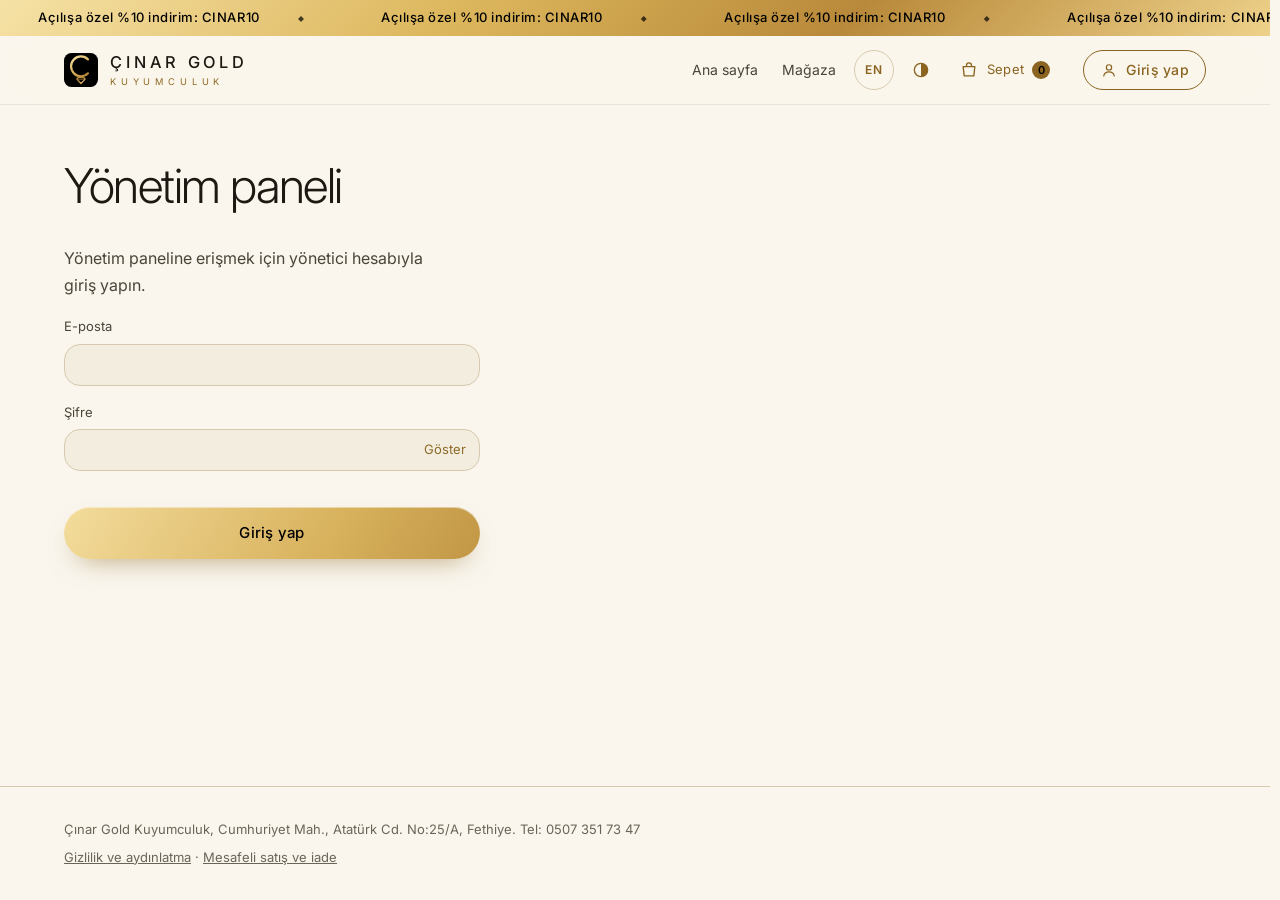
<file: admin.html>
<!doctype html>
<html lang="tr">
<head>
<meta charset="utf-8">
<meta http-equiv="Content-Security-Policy" content="default-src 'none'; script-src 'self' 'sha256-sJzf7oAcNxxlh+pG+7MXmKupigLUTlrwTYESHKJly+Y='; style-src 'self'; img-src 'self' data:; font-src 'self'; media-src 'self'; connect-src 'self' https://finans.truncgil.com https://uaqokgjktvljfwhzxuwc.supabase.co; frame-src https://www.google.com; manifest-src 'self'; base-uri 'none'; form-action 'self'; object-src 'none'">
<meta name="referrer" content="strict-origin-when-cross-origin">
<meta name="viewport" content="width=device-width, initial-scale=1, viewport-fit=cover">
<title>Yönetim | Çınar Gold Kuyumculuk</title>
<meta name="description" content="Çınar Gold yönetim paneli: siparişleri onaylayın, stoğu yönetin.">
<meta name="robots" content="noindex, follow">
<meta name="theme-color" content="#000000">
<meta name="color-scheme" content="dark">
<link rel="icon" href="assets/icons/favicon.svg" type="image/svg+xml">
<link rel="manifest" href="site.webmanifest">
<link rel="stylesheet" href="assets/css/fonts.css">
<link rel="stylesheet" href="assets/css/style.css">
<link rel="stylesheet" href="assets/css/shop.css">
<link rel="stylesheet" href="assets/css/apple.css">
<script>
  (function (d) {
    if (window.top !== window.self) d.style.display = 'none'; // başka sitenin çerçevesine gömülürse içerik gizlenir (tıklama kaçırma önlemi)
    try {
      var t = JSON.parse(localStorage.getItem('cg:theme'));
      if (t !== 'dark' && t !== 'light') t = matchMedia('(prefers-color-scheme: dark)').matches ? 'dark' : 'light';
      d.dataset.theme = t;
    } catch (e) {}
  })(document.documentElement);
</script>
</head>
<body class="shop-page">
<main id="icerik" class="container shop-main">
  <h1 class="shop-title">Yönetim paneli</h1>
  <div id="yonetim"></div>
</main>
<script type="module" src="assets/js/shop/pages/admin.js"></script>
</body>
</html>
</file>
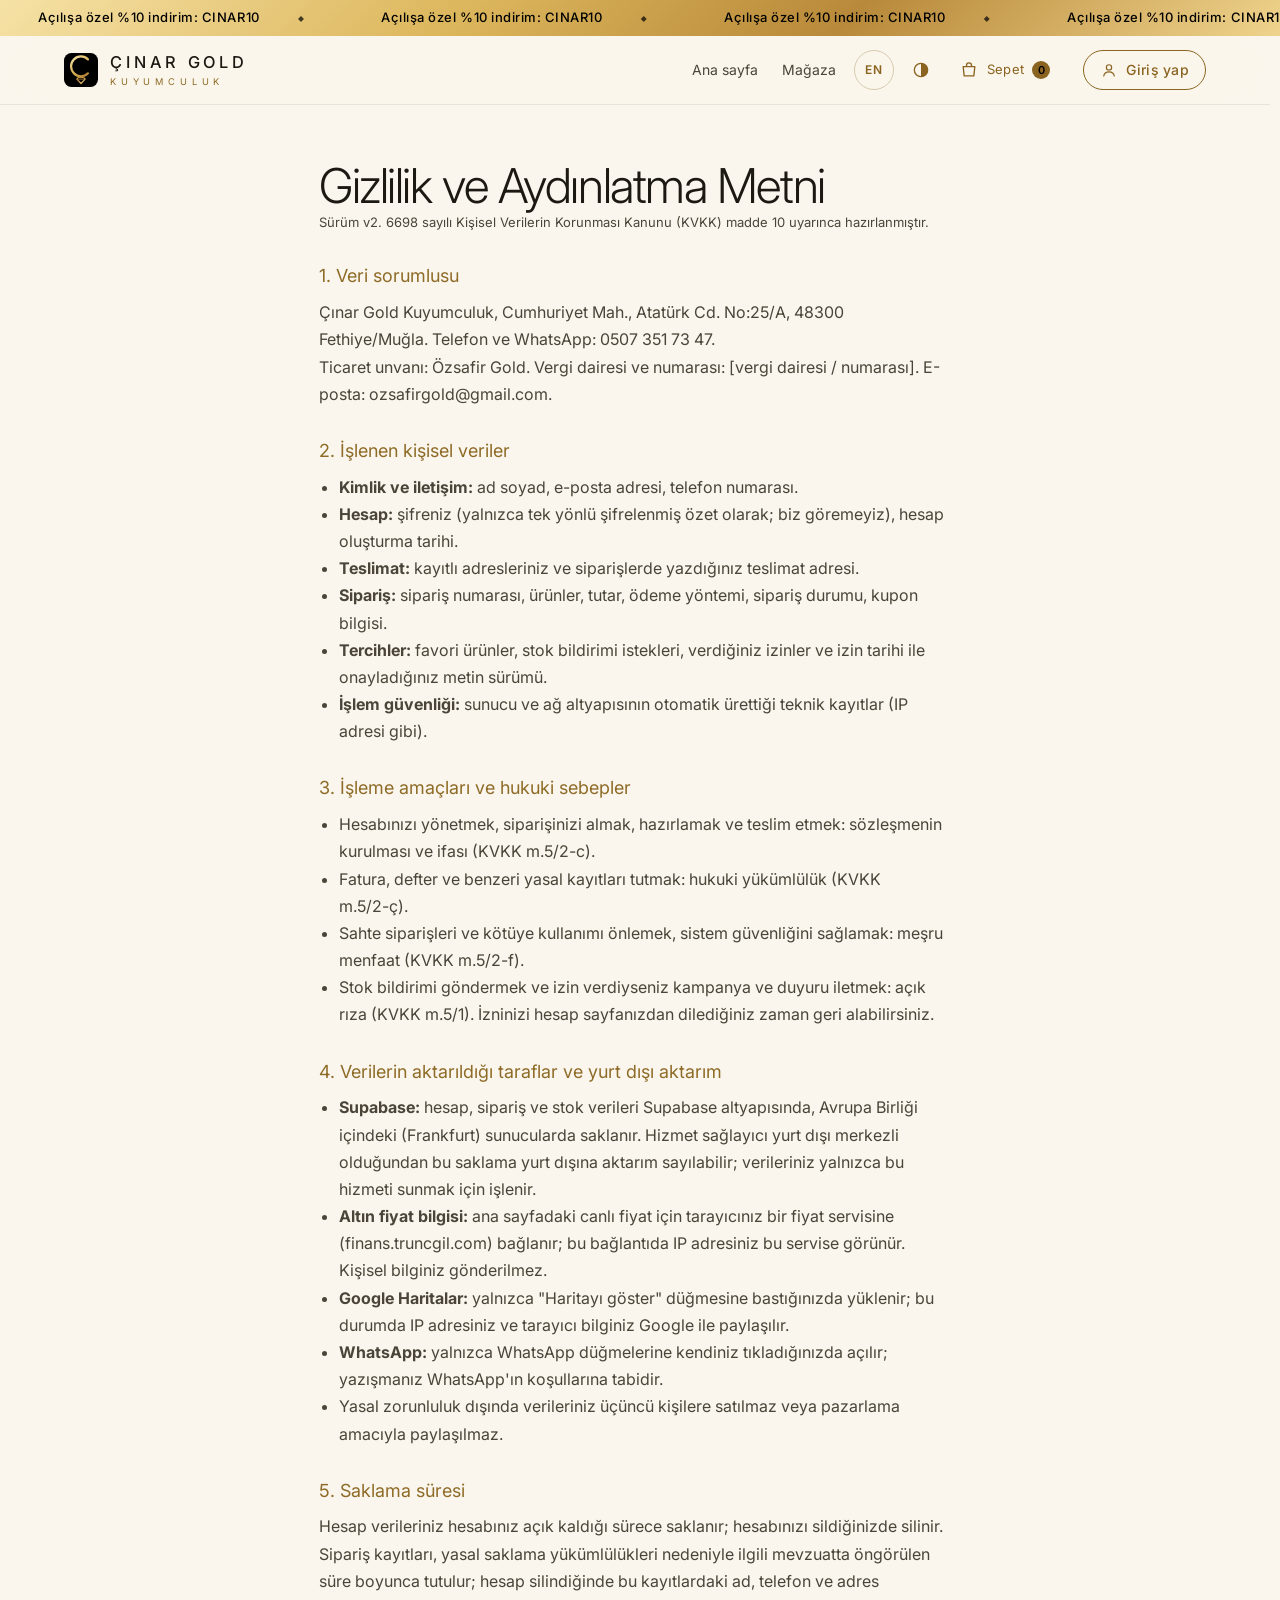
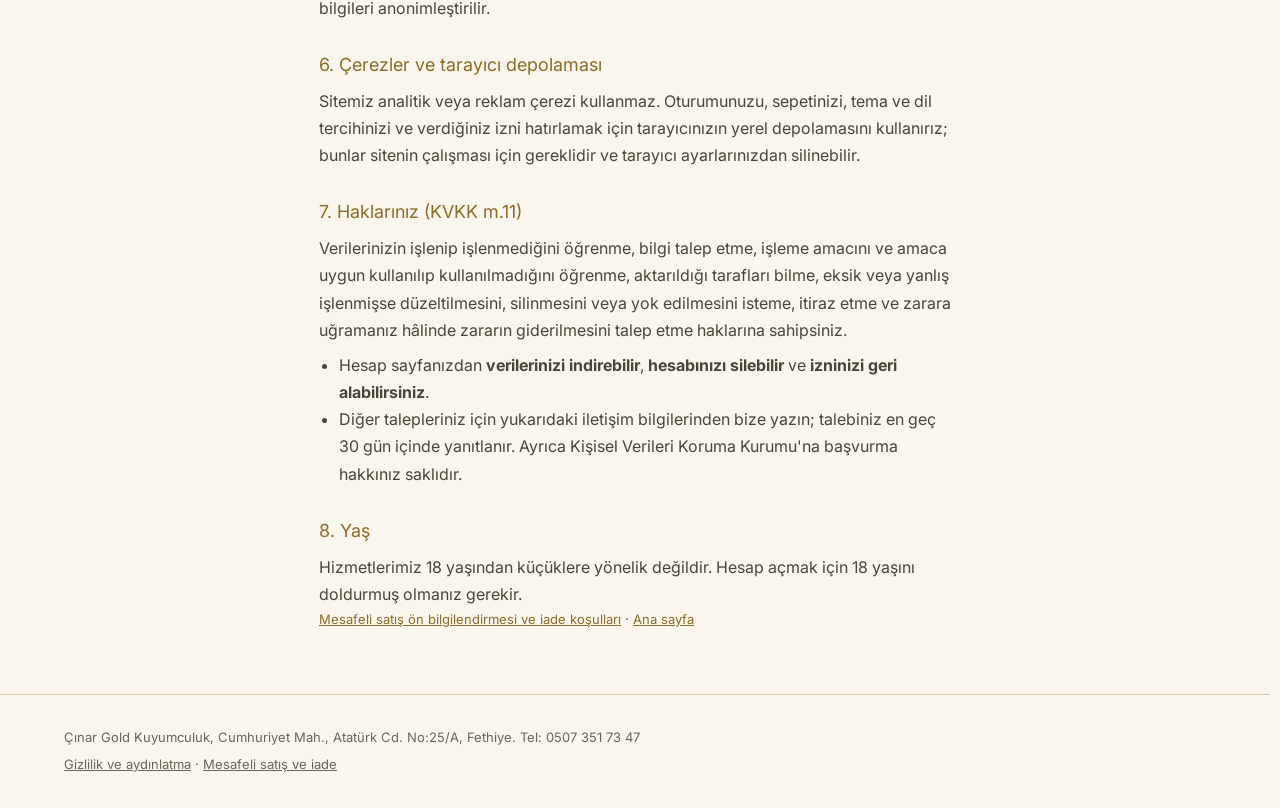
<file: gizlilik.html>
<!doctype html>
<html lang="tr">
<head>
<meta charset="utf-8">
<meta http-equiv="Content-Security-Policy" content="default-src 'none'; script-src 'self' 'sha256-sJzf7oAcNxxlh+pG+7MXmKupigLUTlrwTYESHKJly+Y='; style-src 'self'; img-src 'self' data:; font-src 'self'; media-src 'self'; connect-src 'self' https://finans.truncgil.com https://uaqokgjktvljfwhzxuwc.supabase.co; frame-src https://www.google.com; manifest-src 'self'; base-uri 'none'; form-action 'self'; object-src 'none'">
<meta name="referrer" content="strict-origin-when-cross-origin">
<meta name="viewport" content="width=device-width, initial-scale=1, viewport-fit=cover">
<title>Gizlilik ve Aydınlatma Metni | Çınar Gold Kuyumculuk</title>
<meta name="description" content="Çınar Gold Kuyumculuk kişisel verilerin korunması aydınlatma metni ve gizlilik politikası.">
<meta name="theme-color" content="#000000">
<meta name="color-scheme" content="dark">
<link rel="icon" href="assets/icons/favicon.svg" type="image/svg+xml">
<link rel="manifest" href="site.webmanifest">
<link rel="stylesheet" href="assets/css/fonts.css">
<link rel="stylesheet" href="assets/css/style.css">
<link rel="stylesheet" href="assets/css/shop.css">
<link rel="stylesheet" href="assets/css/apple.css">
<script>
  (function (d) {
    if (window.top !== window.self) d.style.display = 'none'; // başka sitenin çerçevesine gömülürse içerik gizlenir (tıklama kaçırma önlemi)
    try {
      var t = JSON.parse(localStorage.getItem('cg:theme'));
      if (t !== 'dark' && t !== 'light') t = matchMedia('(prefers-color-scheme: dark)').matches ? 'dark' : 'light';
      d.dataset.theme = t;
    } catch (e) {}
  })(document.documentElement);
</script>
</head>
<body class="shop-page">
<main id="icerik" class="container shop-main legal" lang="tr" data-no-i18n>
  <h1 class="shop-title">Gizlilik ve Aydınlatma Metni</h1>
  <p class="legal__meta">Sürüm v2. 6698 sayılı Kişisel Verilerin Korunması Kanunu (KVKK) madde 10 uyarınca hazırlanmıştır.</p>

  <h2>1. Veri sorumlusu</h2>
  <p>Çınar Gold Kuyumculuk, Cumhuriyet Mah., Atatürk Cd. No:25/A, 48300 Fethiye/Muğla. Telefon ve WhatsApp: 0507 351 73 47.</p>
  <p>Ticaret unvanı: Özsafir Gold. Vergi dairesi ve numarası: [vergi dairesi / numarası]. E-posta: ozsafirgold@gmail.com.</p>

  <h2>2. İşlenen kişisel veriler</h2>
  <ul>
    <li><strong>Kimlik ve iletişim:</strong> ad soyad, e-posta adresi, telefon numarası.</li>
    <li><strong>Hesap:</strong> şifreniz (yalnızca tek yönlü şifrelenmiş özet olarak; biz göremeyiz), hesap oluşturma tarihi.</li>
    <li><strong>Teslimat:</strong> kayıtlı adresleriniz ve siparişlerde yazdığınız teslimat adresi.</li>
    <li><strong>Sipariş:</strong> sipariş numarası, ürünler, tutar, ödeme yöntemi, sipariş durumu, kupon bilgisi.</li>
    <li><strong>Tercihler:</strong> favori ürünler, stok bildirimi istekleri, verdiğiniz izinler ve izin tarihi ile onayladığınız metin sürümü.</li>
    <li><strong>İşlem güvenliği:</strong> sunucu ve ağ altyapısının otomatik ürettiği teknik kayıtlar (IP adresi gibi).</li>
  </ul>

  <h2>3. İşleme amaçları ve hukuki sebepler</h2>
  <ul>
    <li>Hesabınızı yönetmek, siparişinizi almak, hazırlamak ve teslim etmek: sözleşmenin kurulması ve ifası (KVKK m.5/2-c).</li>
    <li>Fatura, defter ve benzeri yasal kayıtları tutmak: hukuki yükümlülük (KVKK m.5/2-ç).</li>
    <li>Sahte siparişleri ve kötüye kullanımı önlemek, sistem güvenliğini sağlamak: meşru menfaat (KVKK m.5/2-f).</li>
    <li>Stok bildirimi göndermek ve izin verdiyseniz kampanya ve duyuru iletmek: açık rıza (KVKK m.5/1). İzninizi hesap sayfanızdan dilediğiniz zaman geri alabilirsiniz.</li>
  </ul>

  <h2>4. Verilerin aktarıldığı taraflar ve yurt dışı aktarım</h2>
  <ul>
    <li><strong>Supabase:</strong> hesap, sipariş ve stok verileri Supabase altyapısında, Avrupa Birliği içindeki (Frankfurt) sunucularda saklanır. Hizmet sağlayıcı yurt dışı merkezli olduğundan bu saklama yurt dışına aktarım sayılabilir; verileriniz yalnızca bu hizmeti sunmak için işlenir.</li>
    <li><strong>Altın fiyat bilgisi:</strong> ana sayfadaki canlı fiyat için tarayıcınız bir fiyat servisine (finans.truncgil.com) bağlanır; bu bağlantıda IP adresiniz bu servise görünür. Kişisel bilginiz gönderilmez.</li>
    <li><strong>Google Haritalar:</strong> yalnızca "Haritayı göster" düğmesine bastığınızda yüklenir; bu durumda IP adresiniz ve tarayıcı bilginiz Google ile paylaşılır.</li>
    <li><strong>WhatsApp:</strong> yalnızca WhatsApp düğmelerine kendiniz tıkladığınızda açılır; yazışmanız WhatsApp'ın koşullarına tabidir.</li>
    <li>Yasal zorunluluk dışında verileriniz üçüncü kişilere satılmaz veya pazarlama amacıyla paylaşılmaz.</li>
  </ul>

  <h2>5. Saklama süresi</h2>
  <p>Hesap verileriniz hesabınız açık kaldığı sürece saklanır; hesabınızı sildiğinizde silinir. Sipariş kayıtları, yasal saklama yükümlülükleri nedeniyle ilgili mevzuatta öngörülen süre boyunca tutulur; hesap silindiğinde bu kayıtlardaki ad, telefon ve adres bilgileri anonimleştirilir.</p>

  <h2>6. Çerezler ve tarayıcı depolaması</h2>
  <p>Sitemiz analitik veya reklam çerezi kullanmaz. Oturumunuzu, sepetinizi, tema ve dil tercihinizi ve verdiğiniz izni hatırlamak için tarayıcınızın yerel depolamasını kullanırız; bunlar sitenin çalışması için gereklidir ve tarayıcı ayarlarınızdan silinebilir.</p>

  <h2>7. Haklarınız (KVKK m.11)</h2>
  <p>Verilerinizin işlenip işlenmediğini öğrenme, bilgi talep etme, işleme amacını ve amaca uygun kullanılıp kullanılmadığını öğrenme, aktarıldığı tarafları bilme, eksik veya yanlış işlenmişse düzeltilmesini, silinmesini veya yok edilmesini isteme, itiraz etme ve zarara uğramanız hâlinde zararın giderilmesini talep etme haklarına sahipsiniz.</p>
  <ul>
    <li>Hesap sayfanızdan <strong>verilerinizi indirebilir</strong>, <strong>hesabınızı silebilir</strong> ve <strong>izninizi geri alabilirsiniz</strong>.</li>
    <li>Diğer talepleriniz için yukarıdaki iletişim bilgilerinden bize yazın; talebiniz en geç 30 gün içinde yanıtlanır. Ayrıca Kişisel Verileri Koruma Kurumu'na başvurma hakkınız saklıdır.</li>
  </ul>

  <h2>8. Yaş</h2>
  <p>Hizmetlerimiz 18 yaşından küçüklere yönelik değildir. Hesap açmak için 18 yaşını doldurmuş olmanız gerekir.</p>

  <p class="legal__meta"><a href="satis.html">Mesafeli satış ön bilgilendirmesi ve iade koşulları</a> · <a href="index.html">Ana sayfa</a></p>
</main>
<script type="module" src="assets/js/shop/pages/yasal.js"></script>
</body>
</html>
</file>
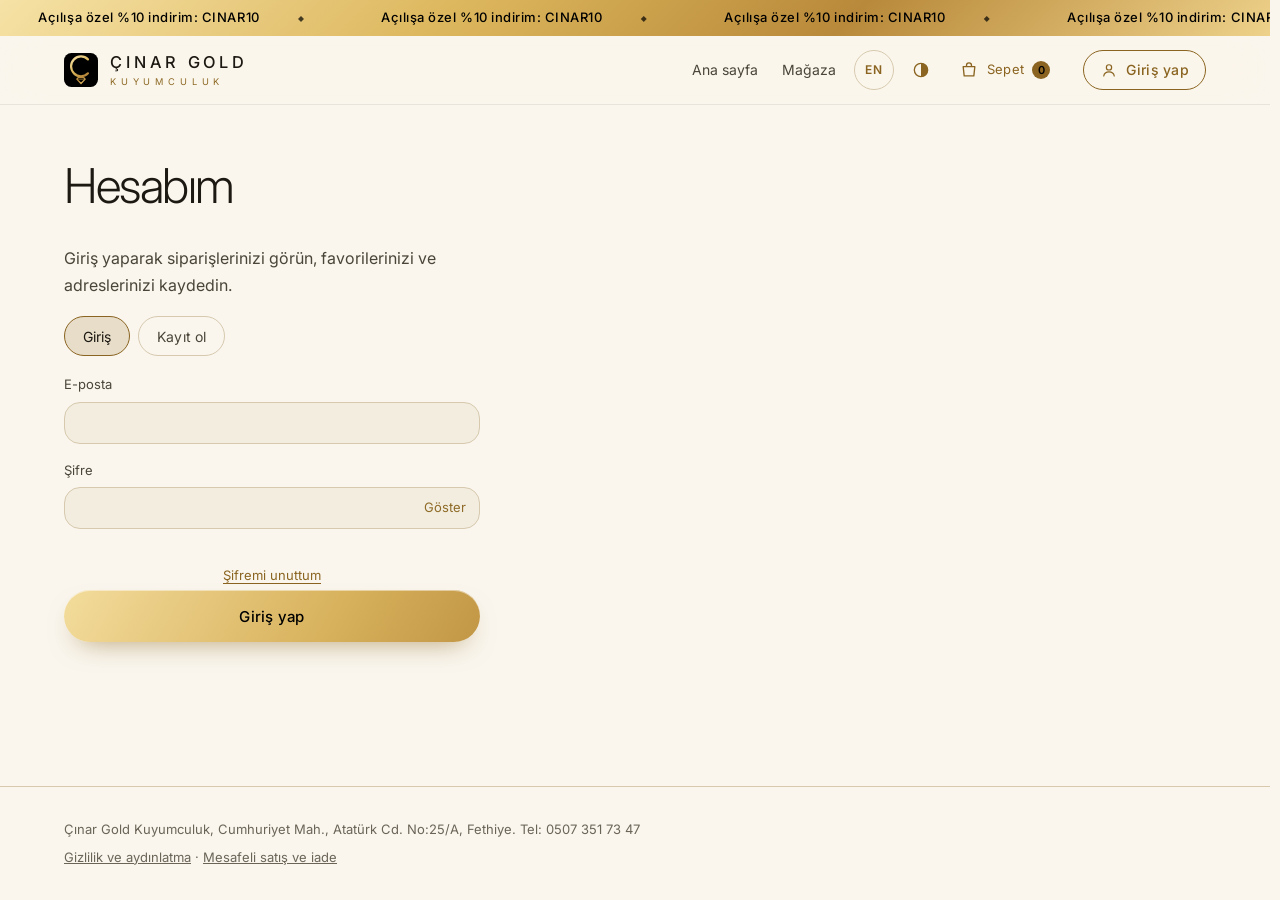
<file: hesap.html>
<!doctype html>
<html lang="tr">
<head>
<meta charset="utf-8">
<meta http-equiv="Content-Security-Policy" content="default-src 'none'; script-src 'self' 'sha256-sJzf7oAcNxxlh+pG+7MXmKupigLUTlrwTYESHKJly+Y='; style-src 'self'; img-src 'self' data:; font-src 'self'; media-src 'self'; connect-src 'self' https://finans.truncgil.com https://uaqokgjktvljfwhzxuwc.supabase.co; frame-src https://www.google.com; manifest-src 'self'; base-uri 'none'; form-action 'self'; object-src 'none'">
<meta name="referrer" content="strict-origin-when-cross-origin">
<meta name="viewport" content="width=device-width, initial-scale=1, viewport-fit=cover">
<title>Hesabım | Çınar Gold Kuyumculuk</title>
<meta name="description" content="Çınar Gold hesabınıza giriş yapın veya kayıt olun, siparişlerinizi görüntüleyin.">
<meta name="robots" content="noindex, follow">
<meta name="theme-color" content="#000000">
<meta name="color-scheme" content="dark">
<link rel="icon" href="assets/icons/favicon.svg" type="image/svg+xml">
<link rel="manifest" href="site.webmanifest">
<link rel="stylesheet" href="assets/css/fonts.css">
<link rel="stylesheet" href="assets/css/style.css">
<link rel="stylesheet" href="assets/css/shop.css">
<link rel="stylesheet" href="assets/css/apple.css">
<script>
  (function (d) {
    if (window.top !== window.self) d.style.display = 'none'; // başka sitenin çerçevesine gömülürse içerik gizlenir (tıklama kaçırma önlemi)
    try {
      var t = JSON.parse(localStorage.getItem('cg:theme'));
      if (t !== 'dark' && t !== 'light') t = matchMedia('(prefers-color-scheme: dark)').matches ? 'dark' : 'light';
      d.dataset.theme = t;
    } catch (e) {}
  })(document.documentElement);
</script>
</head>
<body class="shop-page">
<main id="icerik" class="container shop-main">
  <h1 class="shop-title">Hesabım</h1>
  <div id="hesap"></div>
</main>
<script type="module" src="assets/js/shop/pages/hesap.js"></script>
</body>
</html>
</file>
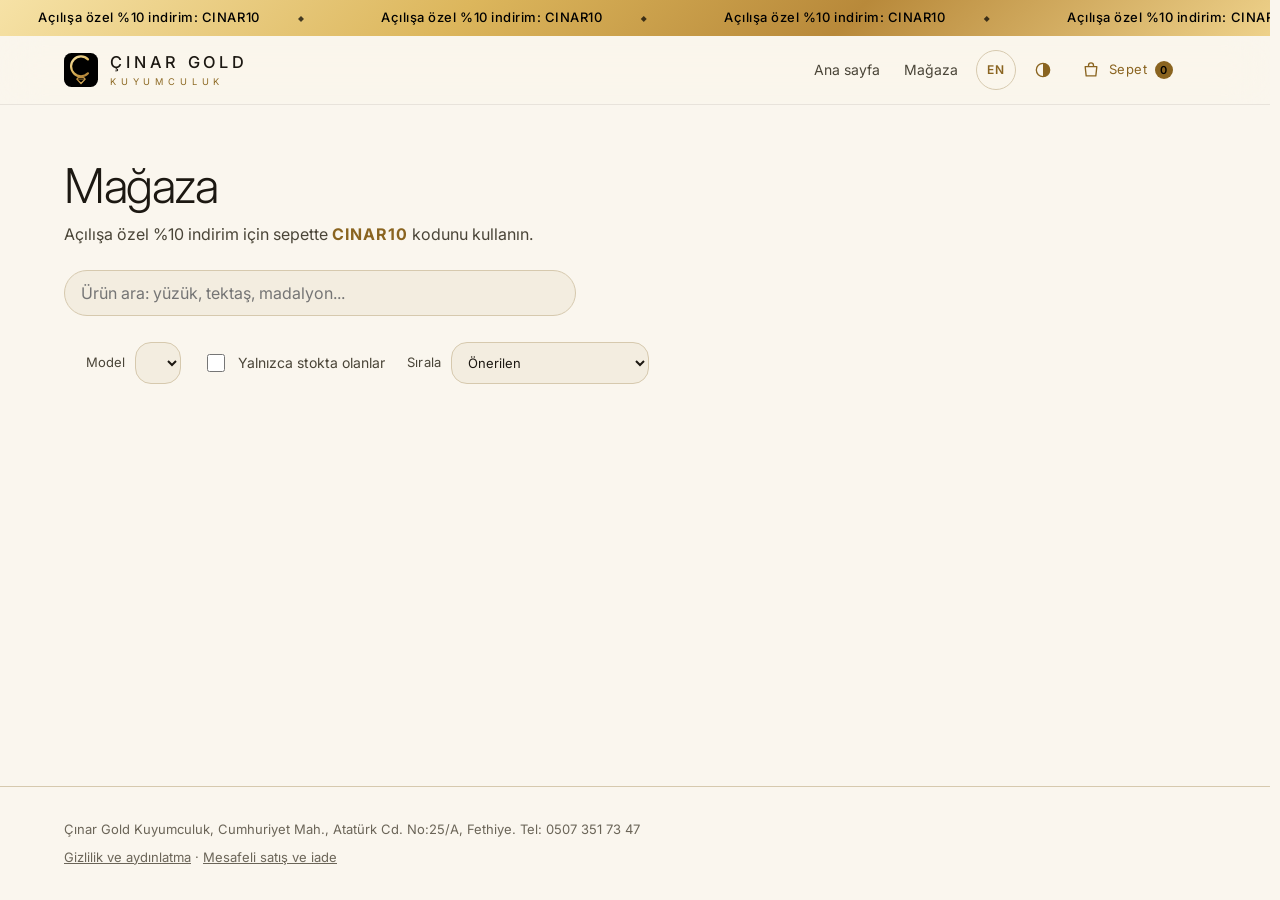
<file: magaza.html>
<!doctype html>
<html lang="tr">
<head>
<meta charset="utf-8">
<meta http-equiv="Content-Security-Policy" content="default-src 'none'; script-src 'self' 'sha256-sJzf7oAcNxxlh+pG+7MXmKupigLUTlrwTYESHKJly+Y='; style-src 'self'; img-src 'self' data:; font-src 'self'; media-src 'self'; connect-src 'self' https://finans.truncgil.com https://uaqokgjktvljfwhzxuwc.supabase.co; frame-src https://www.google.com; manifest-src 'self'; base-uri 'none'; form-action 'self'; object-src 'none'">
<meta name="referrer" content="strict-origin-when-cross-origin">
<meta name="viewport" content="width=device-width, initial-scale=1, viewport-fit=cover">
<title>Mağaza | Çınar Gold Kuyumculuk</title>
<meta name="description" content="Çınar Gold mağazasında yüzük, kolye, bilezik ve pırlanta modellerini inceleyin, stok durumunu görün ve online sipariş verin.">
<meta name="theme-color" content="#000000">
<meta name="color-scheme" content="dark">
<link rel="icon" href="assets/icons/favicon.svg" type="image/svg+xml">
<link rel="manifest" href="site.webmanifest">
<link rel="stylesheet" href="assets/css/fonts.css">
<link rel="stylesheet" href="assets/css/style.css">
<link rel="stylesheet" href="assets/css/shop.css">
<link rel="stylesheet" href="assets/css/apple.css">
<script>
  (function (d) {
    if (window.top !== window.self) d.style.display = 'none'; // başka sitenin çerçevesine gömülürse içerik gizlenir (tıklama kaçırma önlemi)
    try {
      var t = JSON.parse(localStorage.getItem('cg:theme'));
      if (t !== 'dark' && t !== 'light') t = matchMedia('(prefers-color-scheme: dark)').matches ? 'dark' : 'light';
      d.dataset.theme = t;
    } catch (e) {}
  })(document.documentElement);
</script>
</head>
<body class="shop-page">
<main id="icerik" class="container shop-main">
  <h1 class="shop-title">Mağaza</h1>
  <p class="shop-lead">Açılışa özel %10 indirim için sepette <strong>CINAR10</strong> kodunu kullanın.</p>
  <form class="shop-search" role="search" id="arama-formu">
    <label class="visually-hidden" for="ara">Ürün ara</label>
    <input type="search" id="ara" placeholder="Ürün ara: yüzük, tektaş, madalyon...">
  </form>
  <div class="shop-filters" id="filtreler">
    <div class="shop-filters__types" role="group" aria-label="Ürün türü" id="turler"></div>
    <label class="field field--inline"><span>Model</span><select id="model"></select></label>
    <label class="check"><input type="checkbox" id="stok"><span>Yalnızca stokta olanlar</span></label>
    <label class="field field--inline"><span>Sırala</span>
      <select id="sirala">
        <option value="onerilen">Önerilen</option>
        <option value="fiyat-artan">Fiyat: düşükten yükseğe</option>
        <option value="fiyat-azalan">Fiyat: yüksekten düşüğe</option>
        <option value="ad">Ada göre (A-Z)</option>
      </select>
    </label>
  </div>
  <p class="shop-count" id="sayac" role="status"></p>
  <ul class="shop-grid" id="urunler"></ul>
  <p class="shop-empty" id="bos" hidden>Bu filtreye uygun ürün bulunamadı.</p>
</main>
<script type="module" src="assets/js/shop/pages/magaza.js"></script>
</body>
</html>
</file>
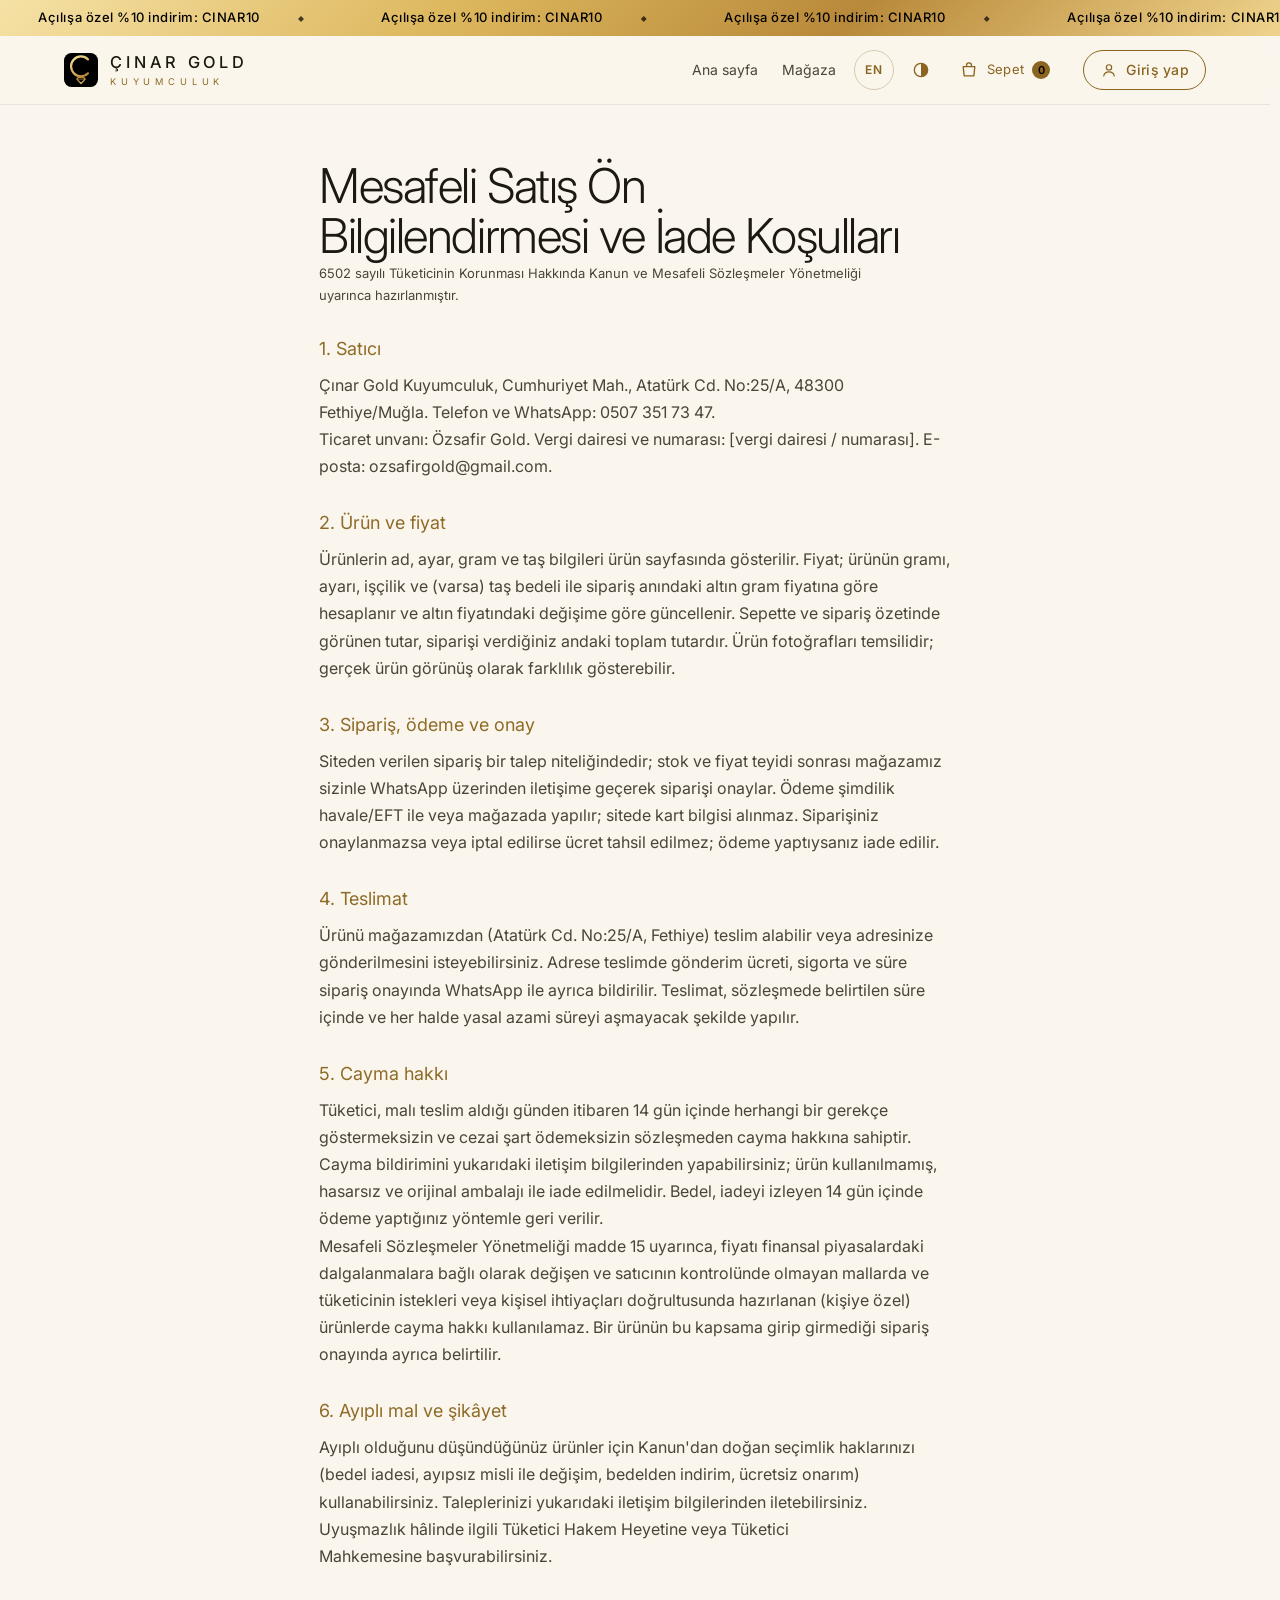
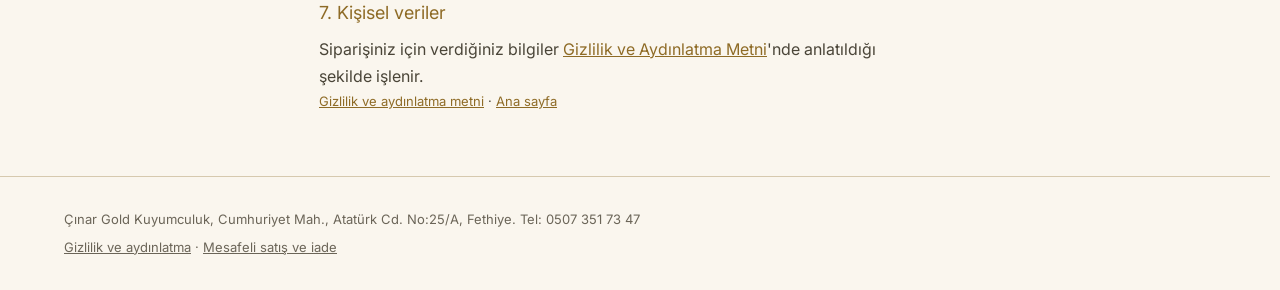
<file: satis.html>
<!doctype html>
<html lang="tr">
<head>
<meta charset="utf-8">
<meta http-equiv="Content-Security-Policy" content="default-src 'none'; script-src 'self' 'sha256-sJzf7oAcNxxlh+pG+7MXmKupigLUTlrwTYESHKJly+Y='; style-src 'self'; img-src 'self' data:; font-src 'self'; media-src 'self'; connect-src 'self' https://finans.truncgil.com https://uaqokgjktvljfwhzxuwc.supabase.co; frame-src https://www.google.com; manifest-src 'self'; base-uri 'none'; form-action 'self'; object-src 'none'">
<meta name="referrer" content="strict-origin-when-cross-origin">
<meta name="viewport" content="width=device-width, initial-scale=1, viewport-fit=cover">
<title>Mesafeli Satış ve İade | Çınar Gold Kuyumculuk</title>
<meta name="description" content="Çınar Gold Kuyumculuk mesafeli satış ön bilgilendirme formu, teslimat, cayma ve iade koşulları.">
<meta name="theme-color" content="#000000">
<meta name="color-scheme" content="dark">
<link rel="icon" href="assets/icons/favicon.svg" type="image/svg+xml">
<link rel="manifest" href="site.webmanifest">
<link rel="stylesheet" href="assets/css/fonts.css">
<link rel="stylesheet" href="assets/css/style.css">
<link rel="stylesheet" href="assets/css/shop.css">
<link rel="stylesheet" href="assets/css/apple.css">
<script>
  (function (d) {
    if (window.top !== window.self) d.style.display = 'none'; // başka sitenin çerçevesine gömülürse içerik gizlenir (tıklama kaçırma önlemi)
    try {
      var t = JSON.parse(localStorage.getItem('cg:theme'));
      if (t !== 'dark' && t !== 'light') t = matchMedia('(prefers-color-scheme: dark)').matches ? 'dark' : 'light';
      d.dataset.theme = t;
    } catch (e) {}
  })(document.documentElement);
</script>
</head>
<body class="shop-page">
<main id="icerik" class="container shop-main legal" lang="tr" data-no-i18n>
  <h1 class="shop-title">Mesafeli Satış Ön Bilgilendirmesi ve İade Koşulları</h1>
  <p class="legal__meta">6502 sayılı Tüketicinin Korunması Hakkında Kanun ve Mesafeli Sözleşmeler Yönetmeliği uyarınca hazırlanmıştır.</p>

  <h2>1. Satıcı</h2>
  <p>Çınar Gold Kuyumculuk, Cumhuriyet Mah., Atatürk Cd. No:25/A, 48300 Fethiye/Muğla. Telefon ve WhatsApp: 0507 351 73 47.</p>
  <p>Ticaret unvanı: Özsafir Gold. Vergi dairesi ve numarası: [vergi dairesi / numarası]. E-posta: ozsafirgold@gmail.com.</p>

  <h2>2. Ürün ve fiyat</h2>
  <p>Ürünlerin ad, ayar, gram ve taş bilgileri ürün sayfasında gösterilir. Fiyat; ürünün gramı, ayarı, işçilik ve (varsa) taş bedeli ile sipariş anındaki altın gram fiyatına göre hesaplanır ve altın fiyatındaki değişime göre güncellenir. Sepette ve sipariş özetinde görünen tutar, siparişi verdiğiniz andaki toplam tutardır. Ürün fotoğrafları temsilidir; gerçek ürün görünüş olarak farklılık gösterebilir.</p>

  <h2>3. Sipariş, ödeme ve onay</h2>
  <p>Siteden verilen sipariş bir talep niteliğindedir; stok ve fiyat teyidi sonrası mağazamız sizinle WhatsApp üzerinden iletişime geçerek siparişi onaylar. Ödeme şimdilik havale/EFT ile veya mağazada yapılır; sitede kart bilgisi alınmaz. Siparişiniz onaylanmazsa veya iptal edilirse ücret tahsil edilmez; ödeme yaptıysanız iade edilir.</p>

  <h2>4. Teslimat</h2>
  <p>Ürünü mağazamızdan (Atatürk Cd. No:25/A, Fethiye) teslim alabilir veya adresinize gönderilmesini isteyebilirsiniz. Adrese teslimde gönderim ücreti, sigorta ve süre sipariş onayında WhatsApp ile ayrıca bildirilir. Teslimat, sözleşmede belirtilen süre içinde ve her halde yasal azami süreyi aşmayacak şekilde yapılır.</p>

  <h2>5. Cayma hakkı</h2>
  <p>Tüketici, malı teslim aldığı günden itibaren 14 gün içinde herhangi bir gerekçe göstermeksizin ve cezai şart ödemeksizin sözleşmeden cayma hakkına sahiptir. Cayma bildirimini yukarıdaki iletişim bilgilerinden yapabilirsiniz; ürün kullanılmamış, hasarsız ve orijinal ambalajı ile iade edilmelidir. Bedel, iadeyi izleyen 14 gün içinde ödeme yaptığınız yöntemle geri verilir.</p>
  <p>Mesafeli Sözleşmeler Yönetmeliği madde 15 uyarınca, fiyatı finansal piyasalardaki dalgalanmalara bağlı olarak değişen ve satıcının kontrolünde olmayan mallarda ve tüketicinin istekleri veya kişisel ihtiyaçları doğrultusunda hazırlanan (kişiye özel) ürünlerde cayma hakkı kullanılamaz. Bir ürünün bu kapsama girip girmediği sipariş onayında ayrıca belirtilir.</p>

  <h2>6. Ayıplı mal ve şikâyet</h2>
  <p>Ayıplı olduğunu düşündüğünüz ürünler için Kanun'dan doğan seçimlik haklarınızı (bedel iadesi, ayıpsız misli ile değişim, bedelden indirim, ücretsiz onarım) kullanabilirsiniz. Taleplerinizi yukarıdaki iletişim bilgilerinden iletebilirsiniz. Uyuşmazlık hâlinde ilgili Tüketici Hakem Heyetine veya Tüketici Mahkemesine başvurabilirsiniz.</p>

  <h2>7. Kişisel veriler</h2>
  <p>Siparişiniz için verdiğiniz bilgiler <a href="gizlilik.html">Gizlilik ve Aydınlatma Metni</a>'nde anlatıldığı şekilde işlenir.</p>

  <p class="legal__meta"><a href="gizlilik.html">Gizlilik ve aydınlatma metni</a> · <a href="index.html">Ana sayfa</a></p>
</main>
<script type="module" src="assets/js/shop/pages/yasal.js"></script>
</body>
</html>
</file>
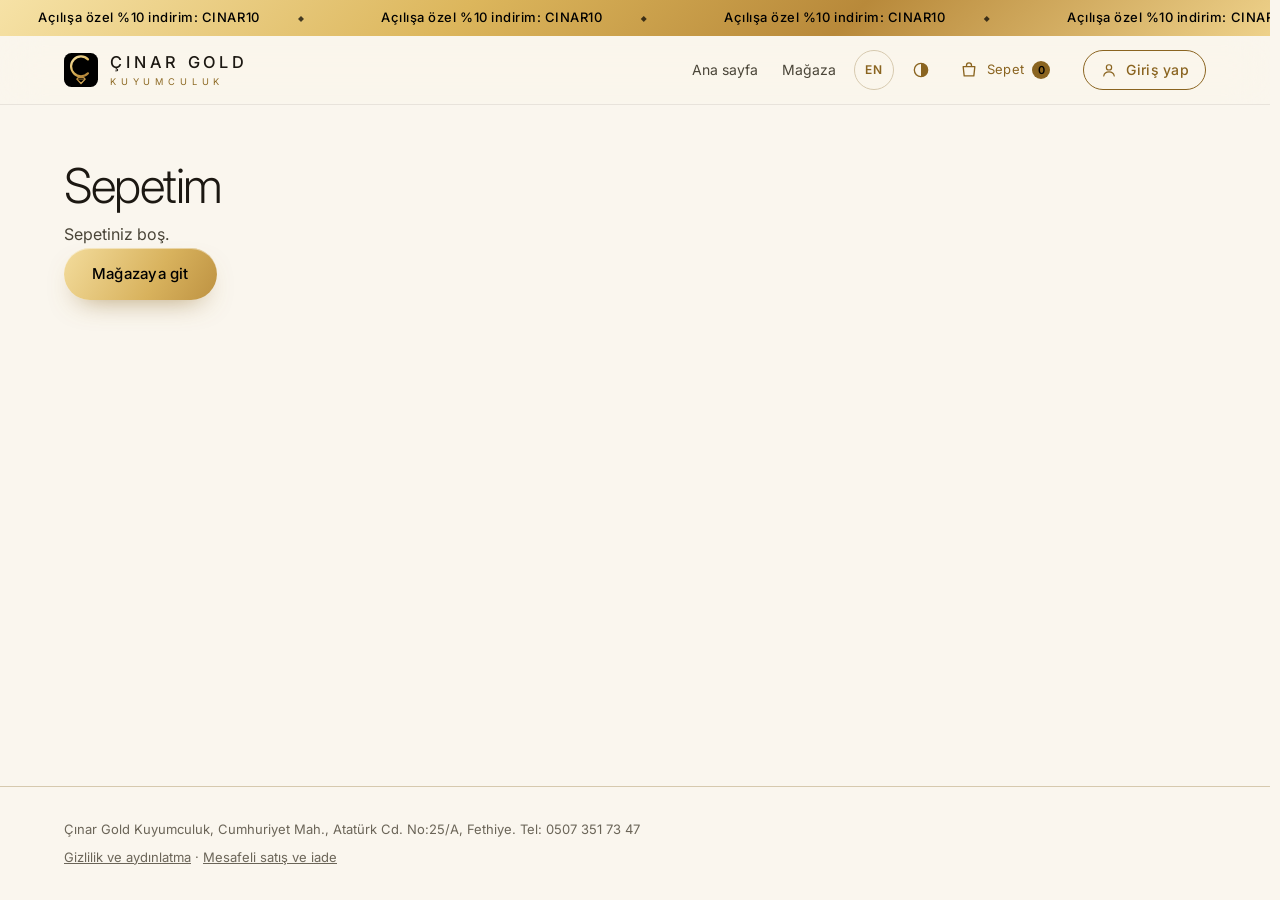
<file: sepet.html>
<!doctype html>
<html lang="tr">
<head>
<meta charset="utf-8">
<meta http-equiv="Content-Security-Policy" content="default-src 'none'; script-src 'self' 'sha256-sJzf7oAcNxxlh+pG+7MXmKupigLUTlrwTYESHKJly+Y='; style-src 'self'; img-src 'self' data:; font-src 'self'; media-src 'self'; connect-src 'self' https://finans.truncgil.com https://uaqokgjktvljfwhzxuwc.supabase.co; frame-src https://www.google.com; manifest-src 'self'; base-uri 'none'; form-action 'self'; object-src 'none'">
<meta name="referrer" content="strict-origin-when-cross-origin">
<meta name="viewport" content="width=device-width, initial-scale=1, viewport-fit=cover">
<title>Sepetim | Çınar Gold Kuyumculuk</title>
<meta name="description" content="Çınar Gold sepetiniz: ürünleri gözden geçirin, indirim kodunuzu uygulayın ve siparişinizi tamamlayın.">
<meta name="robots" content="noindex, follow">
<meta name="theme-color" content="#000000">
<meta name="color-scheme" content="dark">
<link rel="icon" href="assets/icons/favicon.svg" type="image/svg+xml">
<link rel="manifest" href="site.webmanifest">
<link rel="stylesheet" href="assets/css/fonts.css">
<link rel="stylesheet" href="assets/css/style.css">
<link rel="stylesheet" href="assets/css/shop.css">
<link rel="stylesheet" href="assets/css/apple.css">
<script>
  (function (d) {
    if (window.top !== window.self) d.style.display = 'none'; // başka sitenin çerçevesine gömülürse içerik gizlenir (tıklama kaçırma önlemi)
    try {
      var t = JSON.parse(localStorage.getItem('cg:theme'));
      if (t !== 'dark' && t !== 'light') t = matchMedia('(prefers-color-scheme: dark)').matches ? 'dark' : 'light';
      d.dataset.theme = t;
    } catch (e) {}
  })(document.documentElement);
</script>
</head>
<body class="shop-page">
<main id="icerik" class="container shop-main">
  <h1 class="shop-title">Sepetim</h1>
  <div id="sepet"></div>
</main>
<script type="module" src="assets/js/shop/pages/sepet.js"></script>
</body>
</html>
</file>
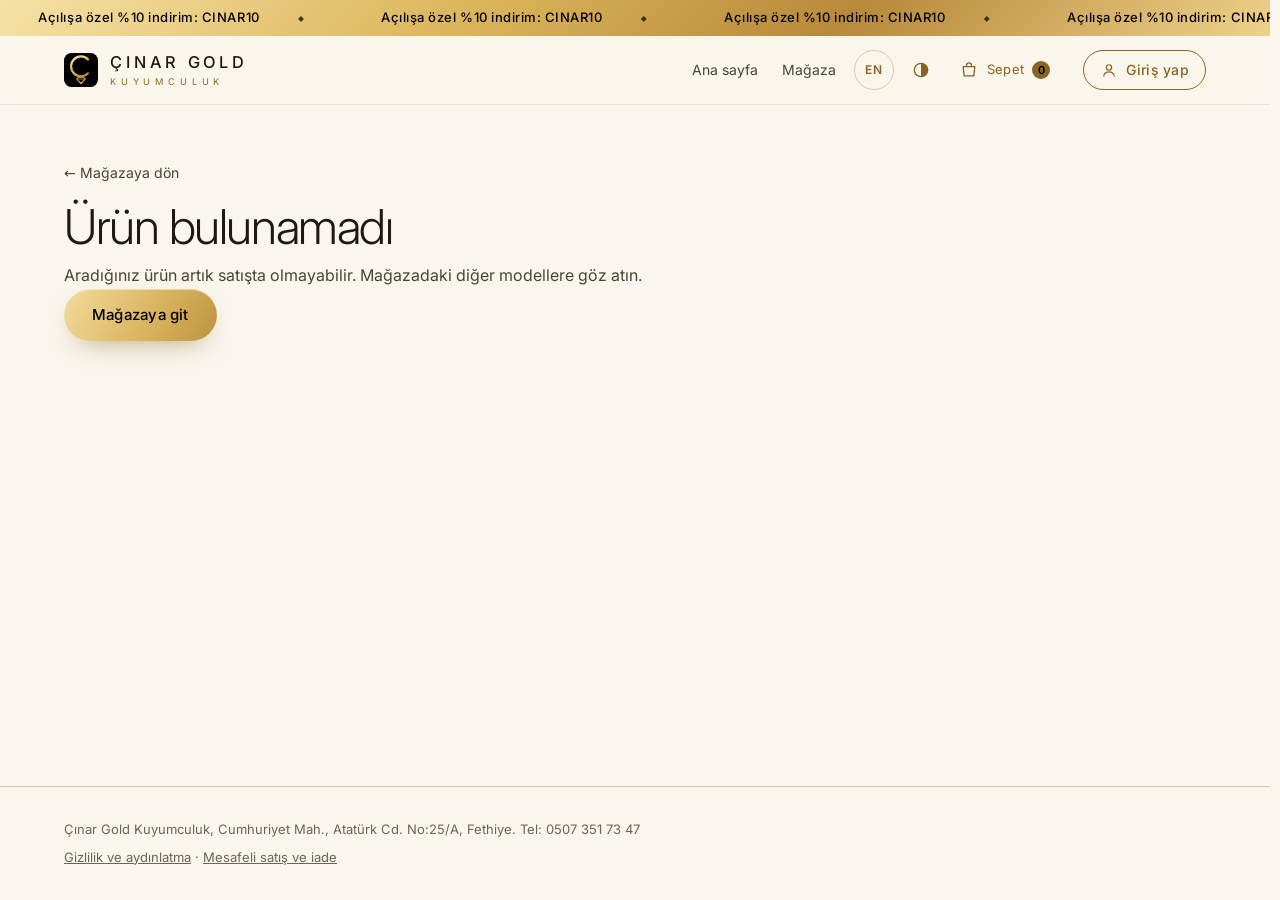
<file: urun.html>
<!doctype html>
<html lang="tr">
<head>
<meta charset="utf-8">
<meta http-equiv="Content-Security-Policy" content="default-src 'none'; script-src 'self' 'sha256-sJzf7oAcNxxlh+pG+7MXmKupigLUTlrwTYESHKJly+Y='; style-src 'self'; img-src 'self' data:; font-src 'self'; media-src 'self'; connect-src 'self' https://finans.truncgil.com https://uaqokgjktvljfwhzxuwc.supabase.co; frame-src https://www.google.com; manifest-src 'self'; base-uri 'none'; form-action 'self'; object-src 'none'">
<meta name="referrer" content="strict-origin-when-cross-origin">
<meta name="viewport" content="width=device-width, initial-scale=1, viewport-fit=cover">
<title>Ürün | Çınar Gold Kuyumculuk</title>
<meta name="description" content="Çınar Gold ürün detayı: ayar, gram, fiyat ve stok bilgisi.">
<meta name="theme-color" content="#000000">
<meta name="color-scheme" content="dark">
<link rel="icon" href="assets/icons/favicon.svg" type="image/svg+xml">
<link rel="manifest" href="site.webmanifest">
<link rel="stylesheet" href="assets/css/fonts.css">
<link rel="stylesheet" href="assets/css/style.css">
<link rel="stylesheet" href="assets/css/shop.css">
<link rel="stylesheet" href="assets/css/apple.css">
<script>
  (function (d) {
    if (window.top !== window.self) d.style.display = 'none'; // başka sitenin çerçevesine gömülürse içerik gizlenir (tıklama kaçırma önlemi)
    try {
      var t = JSON.parse(localStorage.getItem('cg:theme'));
      if (t !== 'dark' && t !== 'light') t = matchMedia('(prefers-color-scheme: dark)').matches ? 'dark' : 'light';
      d.dataset.theme = t;
    } catch (e) {}
  })(document.documentElement);
</script>
</head>
<body class="shop-page">
<main id="icerik" class="container shop-main">
  <p class="shop-back"><a href="magaza.html">&larr; Mağazaya dön</a></p>
  <div id="urun"></div>
</main>
<script type="module" src="assets/js/shop/pages/urun.js"></script>
</body>
</html>
</file>
<file: assets/css/fonts.css>
/* Inter variable (self-hosted, latin + latin-ext). Generated by tools/fonts.py */
@font-face {
  font-family: 'Inter';
  font-style: italic;
  font-weight: 100 900;
  font-display: swap;
  src: url('../fonts/inter-italic-latin-ext.woff2') format('woff2');
  unicode-range: U+0100-02BA, U+02BD-02C5, U+02C7-02CC, U+02CE-02D7, U+02DD-02FF, U+0304, U+0308, U+0329, U+1D00-1DBF, U+1E00-1E9F, U+1EF2-1EFF, U+2020, U+20A0-20AB, U+20AD-20C4, U+2113, U+2C60-2C7F, U+A720-A7FF;
}
@font-face {
  font-family: 'Inter';
  font-style: italic;
  font-weight: 100 900;
  font-display: swap;
  src: url('../fonts/inter-italic-latin.woff2') format('woff2');
  unicode-range: U+0000-00FF, U+0131, U+0152-0153, U+02BB-02BC, U+02C6, U+02DA, U+02DC, U+0304, U+0308, U+0329, U+2000-206F, U+20AC, U+2122, U+2191, U+2193, U+2212, U+2215, U+FEFF, U+FFFD;
}
@font-face {
  font-family: 'Inter';
  font-style: normal;
  font-weight: 100 900;
  font-display: swap;
  src: url('../fonts/inter-latin-ext.woff2') format('woff2');
  unicode-range: U+0100-02BA, U+02BD-02C5, U+02C7-02CC, U+02CE-02D7, U+02DD-02FF, U+0304, U+0308, U+0329, U+1D00-1DBF, U+1E00-1E9F, U+1EF2-1EFF, U+2020, U+20A0-20AB, U+20AD-20C4, U+2113, U+2C60-2C7F, U+A720-A7FF;
}
@font-face {
  font-family: 'Inter';
  font-style: normal;
  font-weight: 100 900;
  font-display: swap;
  src: url('../fonts/inter-latin.woff2') format('woff2');
  unicode-range: U+0000-00FF, U+0131, U+0152-0153, U+02BB-02BC, U+02C6, U+02DA, U+02DC, U+0304, U+0308, U+0329, U+2000-206F, U+20AC, U+2122, U+2191, U+2193, U+2212, U+2215, U+FEFF, U+FFFD;
}
</file>
<file: assets/css/style.css>
/* =========================================================================
   Çınar Gold Kuyumculuk  |  ana stil dosyası
   Palet: siyah, grafit, altın. Yazı: Inter (değişken, kendi sunucumuzda).
   ========================================================================= */

/* --- Tasarım değişkenleri ------------------------------------------------ */
:root {
  --black: #000;
  --graphite: #0f0f11;
  --graphite-2: #17171a;
  --graphite-3: #1f1f23;
  --line: #2a2a2e;
  --line-soft: color-mix(in srgb, var(--pearl) 08%, transparent);
  --muted: #8d8a84;
  --text-2: #b8b3a9;
  --pearl: #f2eee6;

  --gold-deep: #8e6b26;
  --gold: #c9a34e;
  --gold-light: #e9c979;
  --gold-spec: #fbf0cf;
  --gold-grad: linear-gradient(135deg, #f6e2a6 0%, #dcb65c 36%, #b8893a 66%, #efd38c 100%);

  --ease-out: cubic-bezier(.16, 1, .3, 1);
  --ease-in-out: cubic-bezier(.65, 0, .35, 1);
  --ease-soft: cubic-bezier(.2, .7, .2, 1);

  --maxw: 1320px;
  --pad: clamp(20px, 5vw, 64px);
  --nav-h: 84px;
  --nav-h-s: 68px;
  --r-card: 6px;
  --r-media: 4px;

  --fs-display: clamp(3rem, 6.8vw, 7.5rem);
  --fs-h2: clamp(2.2rem, 4.6vw, 4.1rem);
  --fs-lead: clamp(1.125rem, 1.4vw, 1.3125rem);
  --fs-body: 1rem;
}

@property --sx { syntax: '<percentage>'; inherits: true; initial-value: 66%; }
@property --sy { syntax: '<percentage>'; inherits: true; initial-value: 46%; }

/* --- Temel ---------------------------------------------------------------- */
*, *::before, *::after { box-sizing: border-box; }

html {
  -webkit-text-size-adjust: 100%;
  text-size-adjust: 100%;
  background: var(--black);
  color-scheme: dark;
  scroll-padding-top: calc(var(--nav-h-s) + 12px);
  scrollbar-gutter: stable;
  scrollbar-width: thin;
  scrollbar-color: #4a3d22 var(--black);
}
@media (prefers-reduced-motion: no-preference) {
  html:not(.lenis) { scroll-behavior: smooth; }
}

/* Lenis (yumuşak kaydırma) */
html.lenis, html.lenis body { height: auto; }
.lenis.lenis-smooth { scroll-behavior: auto !important; }
.lenis.lenis-smooth [data-lenis-prevent] { overscroll-behavior: contain; }
.lenis.lenis-stopped { overflow: hidden; }
.lenis.lenis-smooth iframe { pointer-events: none; }

body {
  margin: 0;
  min-height: 100vh;
  font-family: 'Inter', system-ui, -apple-system, 'Segoe UI', Roboto, sans-serif;
  font-size: var(--fs-body);
  line-height: 1.65;
  font-weight: 400;
  color: var(--pearl);
  /* Arka plan html'de: body şeffaf kalmalı ki sabit .ambient ışıltısı görünsün */
  background: transparent;
  -webkit-font-smoothing: antialiased;
  -moz-osx-font-smoothing: grayscale;
  text-rendering: optimizeLegibility;
  overflow-x: hidden;
  overflow-x: clip;
}

img, video, svg { display: block; max-width: 100%; }
img { height: auto; }
a { color: inherit; text-decoration: none; }
button { font: inherit; color: inherit; background: none; border: 0; padding: 0; cursor: pointer; }
:where(ul[role="list"], ol[role="list"]) { list-style: none; margin: 0; padding: 0; }
h1, h2, h3, p, figure, dl, dd, address { margin: 0; }
h1, h2, h3 { font-weight: 400; text-wrap: balance; }
p { text-wrap: pretty; }
address { font-style: normal; }
[hidden] { display: none !important; }

::selection { background: rgba(201, 163, 78, .9); color: #000; }
:focus-visible { outline: 2px solid var(--gold-light); outline-offset: 3px; border-radius: 2px; }
[tabindex="-1"]:focus { outline: none; }

::-webkit-scrollbar { width: 10px; height: 10px; }
::-webkit-scrollbar-track { background: var(--black); }
::-webkit-scrollbar-thumb { background: #3d3220; border-radius: 10px; border: 2px solid var(--black); }
::-webkit-scrollbar-thumb:hover { background: #5b4a26; }

.visually-hidden {
  position: absolute !important; width: 1px; height: 1px; padding: 0; margin: -1px;
  overflow: hidden; clip: rect(0 0 0 0); white-space: nowrap; border: 0;
}
.sprite { position: absolute; width: 0; height: 0; overflow: hidden; }

.skip {
  position: fixed; left: 16px; top: -80px; z-index: 300;
  padding: 12px 18px; border-radius: 999px; background: var(--gold-light); color: #000; font-weight: 500;
  transition: top .3s var(--ease-out);
}
.skip:focus { top: 16px; }

.container {
  width: 100%;
  max-width: calc(var(--maxw) + var(--pad) * 2);
  margin-inline: auto;
  padding-inline: var(--pad);
}

/* --- Arka plan: hafif hareketli altın ışıltı ------------------------------ */
.ambient { position: fixed; inset: 0; z-index: -1; pointer-events: none; overflow: hidden; }
.ambient__glow {
  position: absolute; width: 72vmax; height: 72vmax; border-radius: 50%;
  will-change: transform;
}
.ambient__glow--a {
  top: -30vmax; left: -24vmax;
  background: radial-gradient(circle, rgba(201, 163, 78, .085) 0%, rgba(201, 163, 78, .03) 35%, transparent 62%);
  animation: drift-a 34s var(--ease-in-out) infinite alternate;
}
.ambient__glow--b {
  bottom: -34vmax; right: -26vmax;
  background: radial-gradient(circle, rgba(142, 107, 38, .11) 0%, rgba(142, 107, 38, .035) 38%, transparent 64%);
  animation: drift-b 42s var(--ease-in-out) infinite alternate;
}
.ambient__grain {
  position: absolute; inset: 0; opacity: .045;
  background-image: url("data:image/svg+xml,%3Csvg xmlns='http://www.w3.org/2000/svg' width='220' height='220'%3E%3Cfilter id='n'%3E%3CfeTurbulence type='fractalNoise' baseFrequency='.85' numOctaves='3' stitchTiles='stitch'/%3E%3CfeColorMatrix type='saturate' values='0'/%3E%3C/filter%3E%3Crect width='100%25' height='100%25' filter='url(%23n)'/%3E%3C/svg%3E");
}
@keyframes drift-a {
  0% { transform: translate3d(0, 0, 0) scale(1); }
  50% { transform: translate3d(14vw, 10vh, 0) scale(1.12); }
  100% { transform: translate3d(4vw, 24vh, 0) scale(.94); }
}
@keyframes drift-b {
  0% { transform: translate3d(0, 0, 0) scale(1.05); }
  50% { transform: translate3d(-12vw, -14vh, 0) scale(.92); }
  100% { transform: translate3d(-22vw, -4vh, 0) scale(1.1); }
}

/* --- Açılış (logo çizimi) ve sayfa geçişi ------------------------------- */
.intro {
  position: fixed; inset: 0; z-index: 120;
  display: none; flex-direction: column; align-items: center; justify-content: center; gap: 22px;
  background: var(--black);
  transition: opacity .8s var(--ease-in-out) .05s, visibility 0s linear .9s;
}
/* Açılış perdesi sayfanın ÜSTÜNDE durur, içerik altta normal boyanır (LCP için) */
html.js .intro { display: flex; }
html.no-intro .intro { transition: opacity .55s var(--ease-soft), visibility 0s linear .55s; }
html.no-intro .intro > * { display: none; }
html.is-ready .intro { opacity: 0; visibility: hidden; }
.intro__mark {
  width: 86px; height: 86px; overflow: visible;
  fill: none; stroke: url(#g-gold); stroke-linecap: round; stroke-linejoin: round;
  transition: transform 1.1s var(--ease-out);
}
.intro__mark path { stroke-dasharray: 1; stroke-dashoffset: 1; animation: draw 1s var(--ease-in-out) forwards; }
.intro__mark path:nth-child(2) { animation-delay: .3s; animation-duration: .9s; }
.intro__mark path:nth-child(3) { animation-delay: .45s; animation-duration: .8s; }
html.is-ready .intro__mark { transform: scale(1.08); }
.intro__word {
  font-size: .78rem; font-weight: 400; letter-spacing: .46em; padding-left: .46em;
  text-transform: uppercase; color: var(--gold-light);
  opacity: 0; animation: fade-up .9s var(--ease-out) .35s forwards;
}
@keyframes draw { to { stroke-dashoffset: 0; } }
@keyframes fade-up { from { opacity: 0; transform: translateY(10px); } to { opacity: 1; transform: none; } }

html.is-leaving .nav, html.is-leaving main, html.is-leaving .footer, html.is-leaving .wa-float {
  opacity: 0; transition: opacity .35s var(--ease-in-out);
}

/* --- Butonlar --------------------------------------------------------------- */
.btn {
  --bh: 52px;
  position: relative; isolation: isolate; overflow: hidden;
  display: inline-flex; align-items: center; justify-content: center; gap: 10px;
  min-height: var(--bh); padding: 0 28px; border-radius: 999px;
  font-size: .9375rem; font-weight: 500; letter-spacing: .015em; line-height: 1; white-space: nowrap;
  translate: 0 0;
  -webkit-tap-highlight-color: transparent;
  transition:
    translate .7s var(--ease-out), scale .3s var(--ease-out),
    box-shadow .5s var(--ease-out), border-color .4s, color .4s,
    background-position .8s var(--ease-out), background-color .4s;
}
.btn::after {
  content: ""; position: absolute; inset: 0; z-index: -1; pointer-events: none;
  background: linear-gradient(105deg, transparent 28%, rgba(255, 249, 232, .55) 50%, transparent 72%);
  transform: translateX(-130%);
  transition: transform .9s var(--ease-out);
}
.btn:hover::after, .btn:focus-visible::after { transform: translateX(130%); }
.btn:active { scale: .97; }
.btn__icon { width: 18px; height: 18px; flex: none; transition: transform .5s var(--ease-out); }
.btn:hover .btn__icon { transform: rotate(-8deg) scale(1.08); }

.btn--gold {
  color: #000;
  background-image: linear-gradient(120deg, #f3dc9c 0%, #d8b25d 30%, #b78a3b 55%, #e2c17a 78%, #f6e4ad 100%);
  background-size: 220% 100%;
  background-position: 0% 50%;
  box-shadow: inset 0 1px 0 rgba(255, 255, 255, .35), 0 0 0 0 rgba(201, 163, 78, 0);
}
.btn--gold:hover, .btn--gold:focus-visible {
  background-position: 100% 50%;
  box-shadow: inset 0 1px 0 rgba(255, 255, 255, .4), 0 12px 40px -12px rgba(201, 163, 78, .75), 0 0 0 1px rgba(233, 201, 121, .45);
}
.btn--line {
  color: var(--gold-light);
  border: 1px solid rgba(201, 163, 78, .5);
  background-color: rgba(0, 0, 0, .25);
}
.btn--line:hover, .btn--line:focus-visible {
  color: var(--gold-spec); border-color: var(--gold-light);
  box-shadow: 0 0 28px rgba(201, 163, 78, .28), inset 0 0 14px rgba(201, 163, 78, .12);
}
.btn--sm { --bh: 42px; padding: 0 18px; font-size: .875rem; }
.btn--sm .btn__icon { width: 16px; height: 16px; }
.btn--lg { --bh: 58px; padding: 0 38px; font-size: 1rem; }

.link-gold {
  position: relative; display: inline-flex; align-items: center; gap: 10px; padding-bottom: 6px;
  color: var(--gold-light); font-size: .9375rem; letter-spacing: .01em;
}
.link-gold::after {
  content: ""; position: absolute; left: 0; right: 26px; bottom: 0; height: 1px;
  background: currentColor; opacity: .45; transform: scaleX(.4); transform-origin: left;
  transition: transform .7s var(--ease-out), opacity .7s;
}
.link-gold svg { width: 16px; height: 16px; transition: transform .5s var(--ease-out); }
.link-gold:hover::after, .link-gold:focus-visible::after { transform: scaleX(1); opacity: 1; }
.link-gold:hover svg, .link-gold:focus-visible svg { transform: translateX(4px); }

/* --- Navigasyon (yapışkan) ------------------------------------------------- */
.nav {
  position: fixed; inset: 0 0 auto; z-index: 60;
  height: var(--nav-h);
  display: flex; align-items: center;
  border-bottom: 1px solid transparent;
  transition: height .5s var(--ease-out), border-color .5s, opacity .7s var(--ease-soft);
}
.nav::before {
  content: ""; position: absolute; inset: 0; z-index: -1; pointer-events: none;
  background: linear-gradient(180deg, rgba(0, 0, 0, .62), rgba(0, 0, 0, 0));
  transition: background-color .5s, opacity .5s;
}
.nav::after {
  content: ""; position: absolute; inset: 0; z-index: -1; pointer-events: none; opacity: 0;
  background: rgba(8, 8, 9, .72);
  -webkit-backdrop-filter: blur(18px) saturate(140%);
  backdrop-filter: blur(18px) saturate(140%);
  transition: opacity .5s var(--ease-out);
}
.nav.is-scrolled { height: var(--nav-h-s); border-bottom-color: rgba(201, 163, 78, .14); }
.nav.is-scrolled::after { opacity: 1; }
.nav.is-scrolled::before { opacity: 0; }
html.menu-open .nav::before { opacity: 0; }

.nav__inner { display: flex; align-items: center; justify-content: space-between; gap: 24px; }

.brand { display: inline-flex; align-items: center; gap: 12px; }
.brand__mark { width: 38px; height: 38px; flex: none; transition: transform .9s var(--ease-out); }
.brand:hover .brand__mark { transform: rotate(-10deg) scale(1.05); }
.brand__word { display: flex; flex-direction: column; line-height: 1; }
.brand__name { font-size: 1.02rem; font-weight: 500; letter-spacing: .24em; text-transform: uppercase; color: var(--pearl); white-space: nowrap; }
.brand__sub { margin-top: 7px; font-size: .58rem; letter-spacing: .52em; text-transform: uppercase; color: var(--gold); }

.nav__links { display: flex; gap: clamp(20px, 2.3vw, 38px); }
.nav__link {
  position: relative; display: block; padding: 8px 0;
  font-size: .875rem; letter-spacing: .03em; color: color-mix(in srgb, var(--pearl) 74%, transparent);
  transition: color .35s;
}
.nav__link::after {
  content: ""; position: absolute; left: 0; right: 0; bottom: 2px; height: 1px;
  background: linear-gradient(90deg, var(--gold-light), var(--gold));
  transform: scaleX(0); transform-origin: right; transition: transform .6s var(--ease-out);
}
.nav__link:hover, .nav__link[aria-current="true"] { color: var(--pearl); }
.nav__link:hover::after, .nav__link[aria-current="true"]::after { transform: scaleX(1); transform-origin: left; }

.nav__actions { display: flex; align-items: center; gap: 12px; }
.nav__toggle {
  display: none; place-items: center; width: 46px; height: 46px; border-radius: 50%;
  border: 1px solid rgba(201, 163, 78, .38);
  transition: border-color .3s, background-color .3s;
}
.nav__toggle:hover { border-color: var(--gold-light); background: rgba(201, 163, 78, .08); }
.nav__bars { position: relative; display: block; width: 18px; height: 8px; }
.nav__bars span {
  position: absolute; left: 0; width: 100%; height: 1.5px; border-radius: 2px; background: var(--pearl);
  transition: transform .5s var(--ease-out), top .5s var(--ease-out);
}
.nav__bars span:first-child { top: 0; }
.nav__bars span:last-child { top: calc(100% - 1.5px); }
.nav__toggle[aria-expanded="true"] .nav__bars span:first-child { top: calc(50% - .75px); transform: rotate(45deg); }
.nav__toggle[aria-expanded="true"] .nav__bars span:last-child { top: calc(50% - .75px); transform: rotate(-45deg); }

@media (max-width: 1099px) {
  .nav__menu { display: none; }
  .nav__toggle { display: grid; }
}
@media (max-width: 699px) {
  .nav__call { display: none; }
  .brand__mark { width: 34px; height: 34px; }
  .brand__name { font-size: .94rem; }
}

/* Mobil menü */
.mmenu {
  position: fixed; inset: 0; z-index: 55;
  display: flex; flex-direction: column; justify-content: space-between; gap: 32px;
  padding: calc(var(--nav-h) + 24px) var(--pad) calc(28px + env(safe-area-inset-bottom));
  background: rgba(0, 0, 0, .94);
  -webkit-backdrop-filter: blur(16px);
  backdrop-filter: blur(16px);
  overflow-y: auto;
  opacity: 0; visibility: hidden;
  transition: opacity .5s var(--ease-out), visibility 0s linear .5s;
}
.mmenu.is-open { opacity: 1; visibility: visible; transition: opacity .5s var(--ease-out); }
.mmenu__link {
  display: block; padding: 12px 0; border-bottom: 1px solid var(--line-soft);
  font-size: clamp(1.9rem, 8.5vw, 2.8rem); font-weight: 250; letter-spacing: -.02em; line-height: 1.15;
  opacity: 0; transform: translateY(22px);
  transition: opacity .7s var(--ease-out), transform .7s var(--ease-out), color .3s;
}
.mmenu__link:hover, .mmenu__link:focus-visible { color: var(--gold-light); }
.mmenu.is-open .mmenu__link { opacity: 1; transform: none; }
.mmenu__links li:nth-child(1) .mmenu__link { transition-delay: .08s; }
.mmenu__links li:nth-child(2) .mmenu__link { transition-delay: .14s; }
.mmenu__links li:nth-child(3) .mmenu__link { transition-delay: .2s; }
.mmenu__links li:nth-child(4) .mmenu__link { transition-delay: .26s; }
.mmenu__links li:nth-child(5) .mmenu__link { transition-delay: .32s; }
.mmenu__foot { display: grid; gap: 12px; opacity: 0; transition: opacity .7s var(--ease-out) .35s; }
.mmenu.is-open .mmenu__foot { opacity: 1; }
.mmenu__addr { margin-top: 6px; text-align: center; font-size: .875rem; color: var(--muted); }

/* --- Hero --------------------------------------------------------------- */
.hero {
  position: relative; isolation: isolate; overflow: hidden;
  min-height: 100vh; min-height: 100svh;
  display: flex; align-items: center;
  padding-block: calc(var(--nav-h) + 40px) 120px;
  transition: --sx .9s var(--ease-out), --sy .9s var(--ease-out);
}
.hero__media {
  /* 2px pay: tam ekran görseller Chromium LCP hesabında "arka plan" sayılıp yok sayılır.
     Alt kenar zaten siyaha kararan gölgeyle bittiği için fark görünmez. */
  position: absolute; inset: 0 0 2px; z-index: -1; overflow: hidden; background: var(--black);
}
.hero__zoom {
  position: absolute; inset: 0; transform-origin: 62% 50%;
  animation: hero-zoom 26s ease-in-out infinite alternate;
}
.hero__still img, .hero__video {
  position: absolute; inset: 0; width: 100%; height: 100%; object-fit: cover; object-position: 50% 50%;
}
.hero__video { opacity: 0; transition: opacity 1.8s var(--ease-in-out); }
.hero.is-playing .hero__video { opacity: 1; }
.hero__light {
  position: absolute; inset: -10% -30%; pointer-events: none; mix-blend-mode: screen;
  background: linear-gradient(112deg, transparent 40%, rgba(251, 240, 207, .07) 46%, rgba(255, 246, 222, .16) 50%, rgba(251, 240, 207, .07) 54%, transparent 60%);
  transform: translateX(-70%);
  animation: light-sweep 11s var(--ease-in-out) 2.6s infinite;
}
.hero__spot {
  position: absolute; inset: 0; pointer-events: none; mix-blend-mode: screen;
  background: radial-gradient(640px circle at var(--sx) var(--sy), rgba(233, 201, 121, .13), rgba(233, 201, 121, .04) 40%, transparent 65%);
}
.hero__shade {
  position: absolute; inset: 0; pointer-events: none;
  background:
    linear-gradient(90deg, rgba(0, 0, 0, .86) 0%, rgba(0, 0, 0, .6) 30%, rgba(0, 0, 0, .12) 60%, rgba(0, 0, 0, 0) 100%),
    linear-gradient(0deg, #000 0%, rgba(0, 0, 0, .35) 18%, rgba(0, 0, 0, 0) 38%),
    linear-gradient(180deg, rgba(0, 0, 0, .5) 0%, rgba(0, 0, 0, 0) 24%);
}
@keyframes hero-zoom { from { transform: scale(1.02); } to { transform: scale(1.14); } }
@keyframes light-sweep {
  0% { transform: translateX(-70%); }
  42%, 100% { transform: translateX(70%); }
}

.hero__content { position: relative; will-change: translate, opacity; }
.hero__title {
  margin-left: -.05em;
  font-size: var(--fs-display); font-weight: 200; line-height: .98; letter-spacing: -.045em;
  color: var(--pearl);
}
.line { display: block; overflow: hidden; padding-block: .08em .16em; margin-block: -.08em -.16em; }
.line__in { display: inline-block; padding-right: .06em; }
html.js .line__in { transform: translate3d(0, 112%, 0); transition: transform 1.4s var(--ease-out); }
html.js.is-ready .line__in { transform: none; transition-delay: .25s; }
html.js.is-ready .line:nth-child(2) .line__in { transition-delay: .38s; }

@supports ((-webkit-background-clip: text) or (background-clip: text)) {
  .shimmer {
    background-image: linear-gradient(110deg,
      var(--pearl) 0%, var(--pearl) 40%, #f3dfa6 45.5%, #fffaf0 50%, #e5c272 54.5%, var(--pearl) 60%, var(--pearl) 100%);
    background-size: 280% 100%;
    background-position: 100% 0;
    -webkit-background-clip: text;
    background-clip: text;
    color: transparent;
    animation: shimmer 8s var(--ease-in-out) 2.6s infinite;
  }
  .line:nth-child(2) .shimmer { animation-delay: 2.85s; }
}
@keyframes shimmer {
  0% { background-position: 100% 0; }
  38%, 100% { background-position: 0% 0; }
}

.hero__sub {
  margin-top: clamp(22px, 3.4vh, 34px);
  font-size: clamp(.95rem, 1.25vw, 1.125rem); font-weight: 300; letter-spacing: .12em;
  color: color-mix(in srgb, var(--pearl) 84%, transparent);
}
.hero__sub .sep { margin-inline: .7em; color: var(--gold); }
.hero__actions { display: flex; flex-wrap: wrap; gap: 14px; margin-top: clamp(30px, 5vh, 50px); }
html.js .hero__sub, html.js .hero__actions {
  opacity: 0; transform: translateY(18px);
  transition: opacity 1.1s var(--ease-out), transform 1.1s var(--ease-out);
}
html.js.is-ready .hero__sub { opacity: 1; transform: none; transition-delay: .62s; }
html.js.is-ready .hero__actions { opacity: 1; transform: none; transition-delay: .78s; }

.hero__cue {
  position: absolute; left: 50%; bottom: 18px; width: 44px; height: 76px; margin-left: -22px;
  display: grid; place-items: center;
}
.hero__cue-line { position: relative; width: 1px; height: 58px; overflow: hidden; background: color-mix(in srgb, var(--pearl) 14%, transparent); }
.hero__cue-line::after {
  content: ""; position: absolute; inset: 0;
  background: linear-gradient(180deg, transparent, var(--gold-light));
  animation: cue 2.4s var(--ease-in-out) infinite;
}
@keyframes cue { 0% { transform: translateY(-100%); } 100% { transform: translateY(100%); } }

/* --- Güncel altın fiyatları ---------------------------------------------- */
.market {
  position: relative;
  border-block: 1px solid var(--line-soft);
  background: linear-gradient(180deg, rgba(23, 23, 26, .6), rgba(15, 15, 17, .35));
}
.market__inner {
  display: grid; grid-template-columns: auto minmax(0, 1fr); align-items: center;
  gap: 14px 44px; padding-block: 22px 18px;
}
.market__head { display: flex; flex-direction: column; gap: 3px; }
.market__title { font-size: .9375rem; font-weight: 500; letter-spacing: .01em; white-space: nowrap; }
.market__time { font-size: .75rem; color: var(--muted); }
.market__list { display: grid; grid-template-columns: repeat(6, minmax(0, 1fr)); }
.market__item { display: grid; gap: 1px; padding: 4px 16px; border-left: 1px solid var(--line-soft); }
.market__name { font-size: .75rem; color: var(--muted); white-space: nowrap; }
.market__price { font-size: 1rem; font-weight: 500; font-variant-numeric: tabular-nums; white-space: nowrap; }
.market__price.is-flash { animation: price-flash 1.4s var(--ease-out); }
.market__chg { min-height: 1.2em; font-size: .75rem; font-variant-numeric: tabular-nums; color: var(--muted); }
.market__chg.is-up { color: #8fc89b; }
.market__chg.is-down { color: #dc9583; }
.market__note { grid-column: 1 / -1; font-size: .75rem; color: var(--muted); }
.market__note a { color: var(--gold-light); text-decoration: underline; text-underline-offset: 3px; text-decoration-color: rgba(201, 163, 78, .45); }
.market.is-error .market__price { color: var(--muted); }
@keyframes price-flash {
  0% { color: var(--gold-spec); text-shadow: 0 0 18px rgba(233, 201, 121, .7); }
  100% { color: var(--pearl); text-shadow: none; }
}
@media (max-width: 1339px) {
  .market__inner { grid-template-columns: 1fr; }
  .market__head { flex-direction: row; flex-wrap: wrap; justify-content: space-between; align-items: baseline; gap: 4px 18px; }
  .market__item:first-child { border-left: 0; padding-left: 0; }
}
@media (max-width: 1023px) {
  .market__list { grid-template-columns: repeat(3, minmax(0, 1fr)); row-gap: 12px; }
  .market__item:nth-child(3n + 1) { border-left: 0; padding-left: 0; }
}
@media (max-width: 599px) {
  .market__list { grid-template-columns: repeat(2, minmax(0, 1fr)); }
  .market__item { padding: 4px 12px; }
  .market__item:nth-child(3n + 1) { border-left: 1px solid var(--line-soft); padding-left: 12px; }
  .market__item:nth-child(2n + 1) { border-left: 0; padding-left: 0; }
}

/* --- Bölüm iskeleti -------------------------------------------------------- */
.section { position: relative; padding-block: clamp(96px, 12.5vw, 172px); }
.h-section {
  font-size: var(--fs-h2); font-weight: 250; line-height: 1.04; letter-spacing: -.035em;
  color: var(--pearl);
}
.lead { font-size: var(--fs-lead); line-height: 1.62; font-weight: 300; color: color-mix(in srgb, var(--pearl) 88%, transparent); max-width: 34em; }
.body { margin-top: 18px; color: var(--text-2); max-width: 36em; }
.sec-head {
  display: grid; grid-template-columns: minmax(0, 1.1fr) minmax(0, .9fr); align-items: end;
  gap: 22px 64px; margin-bottom: clamp(44px, 6vw, 80px);
}
.sec-head__text { max-width: 30em; font-size: 1.0625rem; color: var(--text-2); }
@media (max-width: 899px) {
  .sec-head { grid-template-columns: 1fr; }
}

/* Kelime kelime başlık açılışı */
[data-split] .w { display: inline-block; overflow: hidden; vertical-align: top; padding-block: .1em .16em; margin-block: -.1em -.16em; }
[data-split] .w__in { display: inline-block; }
html.js [data-split] .w__in {
  transform: translate3d(0, 112%, 0);
  transition: transform 1.15s var(--ease-out);
  transition-delay: calc(var(--wi, 0) * 60ms);
}
html.js [data-split].is-in .w__in { transform: none; }

/* Kaydırınca beliren öğeler */
html.js [data-reveal] {
  opacity: 0; transform: translate3d(0, 34px, 0);
  transition: opacity 1.1s var(--ease-out), transform 1.1s var(--ease-out);
  transition-delay: calc(var(--i, 0) * 95ms);
}
html.js [data-reveal].is-in { opacity: 1; transform: none; }
/* Maske: gözlenen kutu kırpılmaz (IntersectionObserver alanı görebilsin), çocuğu kırpılır */
html.js [data-reveal="mask"] { opacity: 1; transform: none; }
html.js [data-reveal="mask"] > * {
  clip-path: inset(100% 0 0 0);
  transition: clip-path 1.5s var(--ease-out);
  transition-delay: calc(var(--i, 0) * 110ms);
}
/* Son hal dışa taşar: odak çerçevesi ve gölgeler kırpılmasın */
html.js [data-reveal="mask"].is-in > * { clip-path: inset(-24px); }
html.js [data-reveal="mask"] img {
  scale: 1.16;
  transition: scale 2s var(--ease-out), transform 1.4s var(--ease-out), filter 1s;
  transition-delay: calc(var(--i, 0) * 110ms), 0s, 0s;
}
html.js [data-reveal="mask"].is-in img { scale: 1; }

/* --- Hakkımızda ------------------------------------------------------------ */
.about__grid {
  display: grid; grid-template-columns: minmax(0, 5fr) minmax(0, 6fr);
  gap: clamp(48px, 7vw, 120px); align-items: center;
}
.about__visual { position: relative; padding-bottom: clamp(36px, 5vw, 64px); }
.about__media {
  position: relative; aspect-ratio: 4 / 5; overflow: hidden;
  border-radius: var(--r-media); background: var(--graphite);
}
.about__media img { position: absolute; left: 0; top: -10%; width: 100%; height: 120%; object-fit: cover; }
.about__media::after {
  content: ""; position: absolute; inset: 0; pointer-events: none;
  box-shadow: inset 0 0 0 1px rgba(201, 163, 78, .14);
  border-radius: inherit;
}
.about__year {
  position: absolute; left: -.04em; bottom: -.06em; z-index: 1; pointer-events: none;
  font-size: clamp(5rem, 12vw, 11.5rem); font-weight: 200; line-height: .8; letter-spacing: -.05em;
  color: transparent;
  -webkit-text-stroke: 1px rgba(201, 163, 78, .6);
  background-image: linear-gradient(0deg, rgba(233, 201, 121, .95) 0, rgba(233, 201, 121, .95) calc(var(--p, 0) * 100%), transparent calc(var(--p, 0) * 100% + .5%));
  -webkit-background-clip: text;
  background-clip: text;
  font-variant-numeric: lining-nums;
}
.about__text .lead { margin-top: clamp(24px, 3vw, 36px); }
.facts {
  display: grid; grid-template-columns: repeat(3, minmax(0, 1fr));
  margin-top: clamp(34px, 4vw, 52px); border-top: 1px solid var(--line);
}
.fact { display: flex; flex-direction: column-reverse; justify-content: flex-end; gap: 6px; padding: 22px 18px 0 0; }
.fact + .fact { padding-left: 20px; border-left: 1px solid var(--line-soft); }
.fact dt { font-size: .8125rem; color: var(--muted); line-height: 1.4; }
.fact dd { font-size: clamp(1.2rem, 1.9vw, 1.65rem); font-weight: 300; letter-spacing: -.015em; color: var(--gold-light); line-height: 1.2; }
.about__more { display: flex; width: fit-content; margin-top: clamp(30px, 3.5vw, 44px); }
@media (max-width: 899px) {
  .about__grid { grid-template-columns: 1fr; }
  .about__visual { max-width: 520px; }
}
@media (max-width: 559px) {
  .facts { grid-template-columns: 1fr; }
  .fact, .fact + .fact { padding: 16px 0; border-left: 0; border-bottom: 1px solid var(--line-soft); flex-direction: row-reverse; justify-content: space-between; align-items: baseline; }
}

/* --- Koleksiyonlar --------------------------------------------------------- */
.cats__grid { display: grid; grid-template-columns: repeat(4, minmax(0, 1fr)); gap: clamp(12px, 1.6vw, 24px); }
.cat__link {
  position: relative; isolation: isolate; display: block; aspect-ratio: 3 / 4; overflow: hidden;
  border-radius: var(--r-card); background: var(--graphite);
  outline-offset: 4px;
}
.cat__link img {
  position: absolute; inset: 0; width: 100%; height: 100%; object-fit: cover;
  filter: brightness(.8) saturate(.95);
  transition: transform 1.4s var(--ease-out), filter 1s;
}
.cat__link::after {
  content: ""; position: absolute; inset: 0; z-index: 1; pointer-events: none;
  background: linear-gradient(180deg, rgba(0, 0, 0, 0) 38%, rgba(0, 0, 0, .6) 66%, rgba(0, 0, 0, .92) 100%);
}
.cat__link::before {
  content: ""; position: absolute; inset: 0; z-index: 3; pointer-events: none; border-radius: inherit;
  box-shadow: inset 0 0 0 1px rgba(201, 163, 78, .12);
  transition: box-shadow .7s var(--ease-out);
}
.cat__shine {
  position: absolute; inset: 0; z-index: 2; pointer-events: none; mix-blend-mode: screen;
  background: linear-gradient(115deg, transparent 34%, rgba(255, 238, 196, .26) 50%, transparent 66%);
  transform: translateX(-115%);
  transition: transform 1.3s var(--ease-out);
}
.cat__body {
  position: absolute; left: 0; right: 0; bottom: 0; z-index: 3; display: grid; gap: 5px; padding: clamp(16px, 2vw, 28px);
  text-shadow: 0 1px 16px rgba(0, 0, 0, .7);
}
.cat__title { font-size: clamp(1.15rem, 1.65vw, 1.5rem); font-weight: 400; letter-spacing: -.01em; line-height: 1.2; }
.cat__desc { font-size: .875rem; color: color-mix(in srgb, var(--pearl) 72%, transparent); line-height: 1.45; }
.cat__cta {
  display: inline-flex; align-items: center; gap: 8px; margin-top: 8px;
  font-size: .8125rem; color: var(--gold-light);
  opacity: 0; transform: translateY(10px);
  transition: opacity .6s var(--ease-out), transform .6s var(--ease-out);
}
.cat__cta svg { width: 15px; height: 15px; }
.cat__link:hover img, .cat__link:focus-visible img { transform: scale(1.07); filter: brightness(.95) saturate(1.05); }
.cat__link:hover::before, .cat__link:focus-visible::before { box-shadow: inset 0 0 0 1px rgba(233, 201, 121, .6), inset 0 0 48px rgba(201, 163, 78, .2); }
.cat__link:hover .cat__shine, .cat__link:focus-visible .cat__shine { transform: translateX(115%); }
.cat__link:hover .cat__cta, .cat__link:focus-visible .cat__cta { opacity: 1; transform: none; }
@media (hover: none) {
  .cat__cta { opacity: 1; transform: none; }
}
@media (max-width: 999px) {
  .cats__grid { grid-template-columns: repeat(2, minmax(0, 1fr)); }
}

/* --- Öne çıkan ürünler (yatay ray) ----------------------------------------- */
.featured .sec-head { margin-bottom: clamp(28px, 4vw, 52px); }
.rail { position: relative; }
.rail__track {
  /* .container içeriğinin sol kenarıyla hizalı */
  --edge: max(var(--pad), calc((100% - var(--maxw)) / 2));
  display: flex; gap: clamp(14px, 1.6vw, 24px);
  overflow-x: auto; overscroll-behavior-x: contain;
  scroll-snap-type: x mandatory; scroll-padding-inline: var(--edge);
  padding: 22px var(--edge) 30px;
  scrollbar-width: none;
  cursor: grab;
}
.rail__track::-webkit-scrollbar { display: none; }
.rail__track:focus-visible { outline-offset: -2px; }
.rail__track.is-dragging { cursor: grabbing; scroll-snap-type: none; user-select: none; }
.product { flex: 0 0 clamp(270px, 30vw, 410px); scroll-snap-align: start; }

.product__card {
  position: relative; aspect-ratio: 4 / 5; overflow: hidden;
  border-radius: var(--r-card); background: var(--graphite);
  box-shadow: 0 0 0 1px var(--line-soft);
  transform: perspective(1100px) rotateX(var(--rx, 0deg)) rotateY(var(--ry, 0deg));
  transition: transform .9s var(--ease-out), box-shadow .8s var(--ease-out);
  will-change: transform;
  cursor: pointer;
}
.product__card.is-tilting { transition: transform .15s linear, box-shadow .8s var(--ease-out); }
.product__card:hover {
  box-shadow: 0 0 0 1px rgba(201, 163, 78, .45), 0 34px 70px -32px rgba(0, 0, 0, .95), 0 0 46px -12px rgba(201, 163, 78, .25);
}
.product__media { position: absolute; inset: 0; }
.product__media img {
  width: 100%; height: 100%; object-fit: cover;
  transition: transform 1.8s var(--ease-out), filter 1s;
  filter: brightness(.92);
  -webkit-user-drag: none;
}
.product__card:hover .product__media img { transform: scale(1.06); filter: brightness(1); }
.product__glare {
  position: absolute; inset: 0; pointer-events: none; mix-blend-mode: screen; opacity: 0;
  background: radial-gradient(520px circle at var(--gx, 50%) var(--gy, 0%), rgba(255, 243, 214, .26), transparent 55%);
  transition: opacity .6s;
}
.product__card:hover .product__glare { opacity: 1; }
.product__info {
  position: absolute; left: 0; right: 0; bottom: 0; z-index: 2;
  padding: 64px clamp(18px, 1.8vw, 26px) clamp(18px, 1.8vw, 24px);
  background: linear-gradient(180deg, rgba(0, 0, 0, 0) 0%, rgba(0, 0, 0, .62) 40%, rgba(0, 0, 0, .9) 100%);
}
.product__name { font-size: 1.125rem; font-weight: 400; letter-spacing: -.005em; line-height: 1.3; }
.product__open { text-align: left; }
.product__open::after { content: ""; position: absolute; inset: 0; z-index: 3; }
.product__open:focus-visible { outline: none; }
.product__card:has(.product__open:focus-visible) { box-shadow: 0 0 0 2px var(--gold-light); }
.product__meta { margin-top: 3px; font-size: .8125rem; color: color-mix(in srgb, var(--pearl) 64%, transparent); }
.product__more { display: grid; grid-template-rows: 0fr; transition: grid-template-rows .7s var(--ease-out); }
.product__more > div { min-height: 0; overflow: hidden; }
.product__desc { padding-top: 12px; font-size: .875rem; line-height: 1.6; color: color-mix(in srgb, var(--pearl) 82%, transparent); }
.product__cta {
  display: inline-block; margin-top: 12px; padding-bottom: 2px;
  font-size: .8125rem; letter-spacing: .02em; color: var(--gold-light);
  border-bottom: 1px solid rgba(201, 163, 78, .45);
}
@media (hover: hover) {
  .product__card:hover .product__more, .product__card:focus-within .product__more { grid-template-rows: 1fr; }
}

.rail__controls { display: flex; align-items: center; gap: 12px; margin-top: 6px; }
.rail__progress { position: relative; flex: 1; height: 1px; margin-right: 14px; overflow: hidden; background: var(--line); }
.rail__progress span {
  position: absolute; top: 0; left: 0; height: 100%; width: 30%;
  background: linear-gradient(90deg, var(--gold-deep), var(--gold-light));
  transition: transform .2s linear;
}
.rail__btn {
  display: grid; place-items: center; width: 50px; height: 50px; border-radius: 50%;
  border: 1px solid rgba(201, 163, 78, .42); color: var(--gold-light);
  transition: border-color .4s, background-color .4s, opacity .3s, scale .3s var(--ease-out);
}
.rail__btn svg { width: 18px; height: 18px; }
.rail__btn--prev svg { transform: rotate(180deg); }
.rail__btn:hover:not(:disabled) { border-color: var(--gold-light); background: rgba(201, 163, 78, .1); }
.rail__btn:active:not(:disabled) { scale: .94; }
.rail__btn:disabled { opacity: .28; cursor: default; }
@media (max-width: 699px) {
  .product { flex-basis: 78vw; }
  /* Telefonda kaydırma parmakla yapılır; oklar WhatsApp butonuyla çakışmasın */
  .rail__btn { display: none; }
  .rail__progress { margin-right: 0; }
}

/* --- Özel tasarım bandı ---------------------------------------------------- */
.craft {
  position: relative; isolation: isolate; overflow: hidden;
  padding-block: clamp(110px, 15vw, 210px);
  border-block: 1px solid var(--line-soft);
}
.craft__bg { position: absolute; inset: 0; z-index: -1; background: var(--black); }
.craft__bg img {
  position: absolute; left: 0; top: -15%; width: 100%; height: 130%; object-fit: cover;
  filter: brightness(.6) saturate(.92);
}
.craft__bg::after {
  content: ""; position: absolute; inset: 0;
  background:
    linear-gradient(90deg, rgba(0, 0, 0, .92) 0%, rgba(0, 0, 0, .72) 42%, rgba(0, 0, 0, .3) 100%),
    linear-gradient(180deg, #000 0%, rgba(0, 0, 0, 0) 20%, rgba(0, 0, 0, 0) 80%, #000 100%);
}
.craft__inner { display: grid; gap: clamp(44px, 6vw, 72px); justify-items: start; }
.craft__content { max-width: 42rem; }
.craft__content .lead { margin-top: clamp(22px, 3vw, 32px); }
.steps {
  width: 100%;
  display: grid; grid-template-columns: repeat(4, minmax(0, 1fr));
  counter-reset: step;
  border-top: 1px solid rgba(201, 163, 78, .28);
}
.step { position: relative; counter-increment: step; padding: 26px 28px 0 0; }
.step::before {
  content: counter(step, decimal-leading-zero);
  display: block; margin-bottom: 14px;
  font-size: .8125rem; letter-spacing: .08em; color: var(--gold); font-variant-numeric: tabular-nums;
}
.step::after {
  content: ""; position: absolute; top: -4px; left: 0; width: 7px; height: 7px; border-radius: 50%;
  background: var(--gold-light); box-shadow: 0 0 14px rgba(233, 201, 121, .85);
}
.step__title { margin-bottom: 6px; font-size: 1.125rem; font-weight: 400; }
.step p { max-width: 22em; font-size: .9375rem; color: var(--text-2); }
@media (max-width: 899px) {
  .steps { grid-template-columns: repeat(2, minmax(0, 1fr)); border-top: 0; row-gap: 8px; }
  .step { border-top: 1px solid rgba(201, 163, 78, .28); }
}
@media (max-width: 519px) {
  .steps { grid-template-columns: 1fr; }
  .step { padding-right: 0; padding-bottom: 6px; }
}

/* --- Neden biz ------------------------------------------------------------- */
.why__grid {
  display: grid; grid-template-columns: repeat(4, minmax(0, 1fr));
  gap: 1px; background: var(--line-soft);
  border: 1px solid var(--line-soft); border-radius: var(--r-card); overflow: hidden;
}
.why__item { position: relative; overflow: hidden; padding: clamp(28px, 3vw, 44px); background: var(--black); }
.why__item::before {
  content: ""; position: absolute; inset: 0; pointer-events: none; opacity: 0;
  background: radial-gradient(420px circle at var(--hx, 50%) var(--hy, 0%), rgba(201, 163, 78, .16), transparent 60%);
  transition: opacity .7s var(--ease-out);
}
.why__item:hover::before { opacity: 1; }
.why__icon {
  position: relative; width: 46px; height: 46px; margin-bottom: 30px;
  fill: none; stroke: var(--gold-light); stroke-width: 1.15; stroke-linecap: round; stroke-linejoin: round;
  transition: transform .8s var(--ease-out), filter .8s;
}
.why__item:hover .why__icon { transform: translateY(-3px); filter: drop-shadow(0 0 10px rgba(233, 201, 121, .45)); }
html.js .why__icon path {
  stroke-dasharray: 1; stroke-dashoffset: 1;
  transition: stroke-dashoffset 1.8s var(--ease-in-out);
  transition-delay: calc(var(--i, 0) * 95ms + .35s);
}
html.js .why__icon path + path { transition-delay: calc(var(--i, 0) * 95ms + .75s); }
html.js .is-in .why__icon path { stroke-dashoffset: 0; }
.why__title { position: relative; margin-bottom: 10px; font-size: 1.25rem; font-weight: 400; letter-spacing: -.01em; }
.why__text { position: relative; font-size: .9375rem; color: var(--text-2); }
@media (max-width: 999px) {
  .why__grid { grid-template-columns: repeat(2, minmax(0, 1fr)); }
}
@media (max-width: 559px) {
  .why__grid { grid-template-columns: 1fr; }
}

/* --- İletişim -------------------------------------------------------------- */
.contact__grid {
  display: grid; grid-template-columns: minmax(0, 5fr) minmax(0, 6fr);
  gap: clamp(44px, 6vw, 96px); align-items: stretch;
}
.info { display: grid; gap: 28px; margin-top: clamp(32px, 4vw, 48px); }
.info__row { display: grid; grid-template-columns: 46px minmax(0, 1fr); gap: 18px; align-items: start; }
.info__icon {
  display: grid; place-items: center; width: 46px; height: 46px; border-radius: 50%;
  border: 1px solid rgba(201, 163, 78, .36); color: var(--gold-light);
}
.info__icon svg { width: 20px; height: 20px; }
.info__label { margin-bottom: 4px; font-size: .8125rem; color: var(--muted); }
.info__value { font-size: 1.0625rem; line-height: 1.55; }
.info__value a { transition: color .3s; }
.info__value a:hover { color: var(--gold-light); }
.info__link { display: inline-flex; align-items: center; gap: 7px; margin-top: 8px; font-size: .875rem; color: var(--gold-light); }
.info__link svg { width: 14px; height: 14px; transition: transform .5s var(--ease-out); }
.info__link:hover svg { transform: translate(2px, -2px); }
.status {
  display: inline-flex; align-items: center; gap: 9px; margin-top: 10px;
  padding: 6px 13px 6px 11px; border-radius: 999px; border: 1px solid var(--line);
  font-size: .8125rem; color: var(--text-2);
}
.status__dot { width: 8px; height: 8px; border-radius: 50%; background: #6c6a66; }
.status.is-open { color: #d3ebd7; border-color: rgba(127, 208, 143, .3); }
.status.is-open .status__dot { background: #7fd08f; animation: pulse 2.4s infinite; }
.status.is-closed .status__dot { background: #dc9583; }
@keyframes pulse {
  0% { box-shadow: 0 0 0 0 rgba(127, 208, 143, .55); }
  70% { box-shadow: 0 0 0 9px rgba(127, 208, 143, 0); }
  100% { box-shadow: 0 0 0 0 rgba(127, 208, 143, 0); }
}
.contact__actions { display: flex; flex-wrap: wrap; gap: 12px; margin-top: clamp(32px, 4vw, 44px); }
.map {
  position: relative; min-height: 440px; overflow: hidden;
  border-radius: var(--r-card); background: var(--graphite); border: 1px solid rgba(201, 163, 78, .4);
  box-shadow: 0 30px 70px -40px rgba(0, 0, 0, .9);
}
.map__consent {
  position: absolute; inset: 0; display: grid; place-content: center; justify-items: center; gap: 14px; padding: 24px; text-align: center;
}
.map__consent p { max-width: 36ch; color: var(--text-2); font-size: .875rem; }
.map iframe {
  position: absolute; inset: 0; width: 100%; height: 100%; border: 0;
}
@media (max-width: 999px) {
  .contact__grid { grid-template-columns: 1fr; }
  .map { min-height: 360px; }
}

/* --- Alt bilgi -------------------------------------------------------------- */
.footer {
  border-top: 1px solid var(--line-soft);
  padding-top: clamp(56px, 7vw, 88px);
  background: linear-gradient(180deg, rgba(15, 15, 17, 0), rgba(15, 15, 17, .7));
}
.footer__grid { display: grid; grid-template-columns: minmax(0, 1.4fr) minmax(0, 1fr) minmax(0, 1fr); gap: 40px; }
.footer__tag { margin-top: 18px; max-width: 22rem; font-size: .9375rem; color: var(--muted); }
.footer__nav ul { display: grid; gap: 10px; }
.footer__nav a, .footer__contact a { color: var(--text-2); transition: color .3s; }
.footer__nav a:hover, .footer__contact a:hover { color: var(--gold-light); }
.footer__nav a { font-size: .9375rem; }
.footer__contact { display: grid; gap: 10px; align-content: start; font-size: .9375rem; color: var(--text-2); }
.footer__bottom {
  display: flex; align-items: center; justify-content: space-between; gap: 16px; flex-wrap: wrap;
  margin-top: clamp(48px, 6vw, 72px);
  /* Sağda sabit WhatsApp butonu için boşluk */
  padding: 24px max(var(--pad), 96px) calc(24px + env(safe-area-inset-bottom)) var(--pad);
  border-top: 1px solid var(--line-soft);
  font-size: .8125rem; color: var(--muted);
}
.footer__top { display: inline-flex; align-items: center; gap: 8px; color: var(--text-2); transition: color .3s; }
.footer__top svg { width: 14px; height: 14px; transition: transform .5s var(--ease-out); }
.footer__top:hover { color: var(--gold-light); }
.footer__top:hover svg { transform: translateY(-3px); }
@media (max-width: 799px) {
  .footer__grid { grid-template-columns: 1fr 1fr; }
  .footer__brand { grid-column: 1 / -1; }
}
@media (max-width: 479px) {
  .footer__grid { grid-template-columns: 1fr; }
}

/* --- WhatsApp yüzen buton ---------------------------------------------------- */
.wa-float {
  position: fixed; z-index: 40;
  right: max(20px, env(safe-area-inset-right)); bottom: max(20px, env(safe-area-inset-bottom));
  display: grid; place-items: center; width: 58px; height: 58px; border-radius: 50%;
  color: #000; background-image: var(--gold-grad);
  box-shadow: 0 14px 34px -12px rgba(201, 163, 78, .7), inset 0 1px 0 rgba(255, 255, 255, .4);
  transition: opacity .6s var(--ease-out), scale .8s var(--ease-out), translate .5s var(--ease-out), box-shadow .5s;
}
.wa-float svg { width: 27px; height: 27px; }
.wa-float::before {
  content: ""; position: absolute; inset: 0; border-radius: 50%; pointer-events: none;
  border: 1px solid rgba(233, 201, 121, .75);
  animation: ring 2.8s var(--ease-out) infinite;
}
.wa-float:hover { translate: 0 -3px; box-shadow: 0 18px 44px -12px rgba(201, 163, 78, .9), inset 0 1px 0 rgba(255, 255, 255, .45); }
.wa-float__tip {
  position: absolute; right: calc(100% + 12px); top: 50%;
  padding: 8px 14px; border-radius: 999px; white-space: nowrap;
  font-size: .8125rem; color: var(--pearl);
  background: rgba(15, 15, 17, .94); border: 1px solid var(--line);
  opacity: 0; transform: translate(8px, -50%); pointer-events: none;
  transition: opacity .4s, transform .5s var(--ease-out);
}
.wa-float:hover .wa-float__tip, .wa-float:focus-visible .wa-float__tip { opacity: 1; transform: translate(0, -50%); }
html.js .wa-float { opacity: 0; scale: .6; }
html.js.is-ready .wa-float { opacity: 1; scale: 1; }
html.menu-open .wa-float { opacity: 0; pointer-events: none; }
@keyframes ring {
  0% { transform: scale(1); opacity: .85; }
  100% { transform: scale(1.6); opacity: 0; }
}
@media (hover: none) { .wa-float__tip { display: none; } }

/* --- Ürün detay penceresi -------------------------------------------------- */
.modal {
  width: min(980px, calc(100vw - 32px)); max-width: none; max-height: calc(100dvh - 32px);
  padding: 0; border: 0; background: transparent; color: var(--pearl); overflow: visible;
}
.modal::backdrop {
  background: rgba(0, 0, 0, .74);
  -webkit-backdrop-filter: blur(10px);
  backdrop-filter: blur(10px);
}
.modal[open] { animation: modal-in .65s var(--ease-out); }
.modal[open]::backdrop { animation: fade-in .5s ease; }
.modal.is-closing { animation: modal-out .32s var(--ease-in-out) forwards; }
.modal.is-closing::backdrop { animation: fade-out .32s ease forwards; }
.modal__inner {
  position: relative;
  display: grid; grid-template-columns: minmax(0, 1fr) minmax(0, 1fr);
  max-height: calc(100dvh - 32px); overflow: auto; overscroll-behavior: contain;
  border-radius: 10px; border: 1px solid rgba(201, 163, 78, .24);
  background: linear-gradient(160deg, var(--graphite-2), #09090a);
  box-shadow: 0 40px 120px -24px rgba(0, 0, 0, .95);
}
.modal__media { aspect-ratio: 4 / 5; background: var(--graphite); overflow: hidden; }
.modal__media img { width: 100%; height: 100%; object-fit: cover; }
.modal__body { display: flex; flex-direction: column; justify-content: center; padding: clamp(28px, 4vw, 54px); }
.modal__title { font-size: clamp(1.6rem, 3vw, 2.4rem); font-weight: 250; letter-spacing: -.025em; line-height: 1.1; padding-right: 48px; }
.modal__title:focus { outline: none; }
.modal__desc { margin-top: 16px; color: var(--text-2); }
.modal__specs { margin-top: 26px; border-top: 1px solid var(--line); }
.spec { display: flex; justify-content: space-between; gap: 16px; padding: 12px 0; border-bottom: 1px solid var(--line-soft); font-size: .9375rem; }
.spec dt { color: var(--muted); }
.spec dd { color: var(--pearl); text-align: right; }
.modal__actions { display: flex; flex-wrap: wrap; gap: 10px; margin-top: 30px; }
.modal__note { margin-top: 18px; font-size: .8125rem; color: var(--muted); }
.modal__close {
  position: absolute; top: 14px; right: 14px; z-index: 2;
  display: grid; place-items: center; width: 44px; height: 44px; border-radius: 50%;
  color: var(--pearl); background: rgba(0, 0, 0, .55); border: 1px solid color-mix(in srgb, var(--pearl) 14%, transparent);
  -webkit-backdrop-filter: blur(6px); backdrop-filter: blur(6px);
  transition: transform .6s var(--ease-out), border-color .3s, color .3s;
}
.modal__close svg { width: 20px; height: 20px; }
.modal__close:hover { transform: rotate(90deg); border-color: var(--gold-light); color: var(--gold-light); }
@keyframes modal-in { from { opacity: 0; transform: translateY(26px) scale(.97); } to { opacity: 1; transform: none; } }
@keyframes modal-out { to { opacity: 0; transform: translateY(14px) scale(.98); } }
@keyframes fade-in { from { opacity: 0; } to { opacity: 1; } }
@keyframes fade-out { to { opacity: 0; } }
@media (max-width: 759px) {
  .modal { width: calc(100vw - 20px); max-height: calc(100dvh - 20px); }
  .modal__inner { grid-template-columns: 1fr; max-height: calc(100dvh - 20px); }
  .modal__media { aspect-ratio: 1 / 1; }
  .modal__actions .btn { flex: 1 1 auto; }
}

/* --- Dikey ekranlar (telefon, dikey tablet): dikey hero fotoğrafı, metin altta --- */
@media (max-width: 760px), (max-aspect-ratio: 4/5) {
  .hero {
    align-items: flex-end;
    padding-block: calc(var(--nav-h) + 24px) calc(92px + env(safe-area-inset-bottom));
  }
  .hero__zoom { transform-origin: 50% 35%; }
  .hero__video { display: none; }
  .hero__still img { object-position: 50% 30%; }
  .hero__shade {
    background:
      linear-gradient(0deg, #000 0%, rgba(0, 0, 0, .86) 26%, rgba(0, 0, 0, .25) 56%, rgba(0, 0, 0, .05) 72%, rgba(0, 0, 0, .45) 100%);
  }
  .hero__cue { display: none; }
}

/* --- Küçük ekranlar ---------------------------------------------------------- */
@media (max-width: 760px) {
  .hero__title { font-size: clamp(2.9rem, 13.2vw, 4.4rem); }
  .hero__sub { letter-spacing: .08em; }
  .hero__sub .sep { margin-inline: .45em; }
  .hero__actions .btn { width: 100%; }
  .section { padding-block: 88px; }
}
@media (max-width: 559px) {
  .contact__actions .btn { flex: 1 1 100%; }
}

/* --- Hareket azaltma ---------------------------------------------------------- */
@media (prefers-reduced-motion: reduce) {
  *, *::before, *::after {
    animation-duration: .001ms !important;
    animation-iteration-count: 1 !important;
    animation-delay: 0s !important;
    transition-duration: .001ms !important;
    transition-delay: 0s !important;
    scroll-behavior: auto !important;
  }
  html.js [data-reveal], html.js [data-reveal="mask"], html.js [data-reveal="mask"] > *, html.js [data-split] .w__in,
  html.js .line__in, html.js .hero__sub, html.js .hero__actions {
    opacity: 1; transform: none; clip-path: none;
  }
  html.js [data-reveal="mask"] img { scale: 1; }
  html.js .why__icon path { stroke-dashoffset: 0; }
  .hero__zoom, .hero__light, .ambient__glow { animation: none !important; }
  .hero__light { display: none; }
}
/* Hareket azaltılmış yatay ekran: video yerine hero fotoğrafı (nesne sağda, solda boşluk) */
@media (min-width: 761px) and (min-aspect-ratio: 801/1000) and (prefers-reduced-motion: reduce) {
  .hero__still img { object-position: 65% 52%; }
}

/* --- Yazdırma ----------------------------------------------------------------- */
@media print {
  .nav, .ambient, .intro, .wa-float, .hero__media, .hero__cue, .rail__controls, .map, .mmenu { display: none !important; }
  body { background: #fff; color: #000; }
  html.js [data-reveal], html.js [data-reveal] > *, html.js [data-split] .w__in, html.js .line__in { opacity: 1 !important; transform: none !important; clip-path: none !important; }
}
</file>
<file: assets/css/shop.css>
/* ===== Açık tema =====
   Koyu tema varsayılan tasarımdır. Açık temada zemin ve metin token'ları değişir;
   görsel / video üzerindeki bölümler okunaklı kalmak için koyu kalır. */
:root[data-theme="light"] {
  color-scheme: light;
  --black: #faf6ee;
  --graphite: #f3ede0;
  --graphite-2: #ece4d3;
  --graphite-3: #e4dac5;
  --line: #d6c9ae;
  --line-soft: rgba(40, 30, 10, .1);
  --muted: #6b6558;
  --text-2: #4a4538;
  --pearl: #1c1812;
  --gold: #8e6b26;
  --gold-light: #8a6420;
  --gold-spec: #5d4410;
}

/* Görsel veya video üzerindeki alanlar her temada koyu paletle çalışır. */
:root[data-theme="light"] .intro,
:root[data-theme="light"] .hero,
:root[data-theme="light"] .cat__link,
:root[data-theme="light"] .product__card,
:root[data-theme="light"] .craft,
:root[data-theme="light"] .mmenu,
:root[data-theme="light"] .nav:not(.is-scrolled),
:root[data-theme="light"] .modal {
  --black: #000;
  --graphite: #0f0f11;
  --graphite-2: #17171a;
  --graphite-3: #1f1f23;
  --line: #2a2a2e;
  --line-soft: rgba(242, 238, 230, .08);
  --muted: #8d8a84;
  --text-2: #b8b3a9;
  --pearl: #f2eee6;
  --gold: #c9a34e;
  --gold-light: #e9c979;
  --gold-spec: #fbf0cf;
}

:root[data-theme="light"] .nav.is-scrolled::after { background: rgba(250, 246, 238, .86); }
:root[data-theme="light"] body { background: var(--black); color: var(--pearl); }

/* Renk token'ı yeniden tanımlamak miras alınan metin rengini değiştirmez; açıkça uygula. */
:root[data-theme="light"] :is(.intro, .hero, .cat__link, .product__card, .craft, .mmenu, .nav:not(.is-scrolled), .modal) {
  color: var(--pearl);
}

:root[data-theme="light"] .market { background: linear-gradient(180deg, rgba(236, 228, 211, .9), rgba(243, 237, 224, .6)); }
:root[data-theme="light"] .footer { background: linear-gradient(180deg, rgba(243, 237, 224, 0), rgba(236, 228, 211, .9)); }
:root[data-theme="light"] .btn--line { background-color: rgba(255, 255, 255, .5); border-color: rgba(142, 107, 38, .6); }
:root[data-theme="light"] .status.is-open { color: #1f5a2c; border-color: rgba(31, 90, 44, .35); }
:root[data-theme="light"] .market__chg.is-up { color: #1f6b33; }
:root[data-theme="light"] .market__chg.is-down { color: #9a3b26; }

/* ===== Duyuru şeridi ===== */
:root { --promo-h: 36px; }
.promo {
  position: fixed; inset: 0 0 auto; z-index: 70; height: var(--promo-h);
  display: flex; align-items: center; overflow: hidden;
  background-image: var(--gold-grad); color: #000;
  font-size: .8125rem; font-weight: 500; letter-spacing: .04em; white-space: nowrap;
}
.promo__track { display: flex; width: max-content; animation: promo-scroll 32s linear infinite; }
.promo:hover .promo__track, .promo:focus-within .promo__track { animation-play-state: paused; }
.promo__group { display: flex; }
.promo__item { padding: 0 2.4rem; }
.promo__item::after { content: "\25C6"; margin-left: 2.4rem; font-size: .6em; vertical-align: middle; opacity: .7; }
@keyframes promo-scroll { from { transform: translateX(-50%); } to { transform: translateX(0); } }
@media (prefers-reduced-motion: reduce) {
  .promo { justify-content: center; }
  .promo__track { animation: none; }
  .promo__group:nth-child(2), .promo__item:nth-child(n+2) { display: none; }
  .promo__item::after { content: none; }
}
html.has-promo .nav { inset: var(--promo-h) 0 auto; }
html.has-promo .mmenu { padding-top: calc(var(--nav-h) + var(--promo-h) + 24px); }

/* ===== Üst bilgi eylemleri ===== */
.shop-actions { display: flex; align-items: center; gap: 6px; }
.shop-act {
  position: relative; display: inline-flex; align-items: center; gap: 8px; min-height: 40px; min-width: 40px;
  padding: 0 10px; justify-content: center; border-radius: 999px; color: var(--gold-light);
  border: 1px solid transparent; font-size: .8125rem; letter-spacing: .03em; cursor: pointer; background: none;
}
.shop-act:hover, .shop-act:focus-visible { border-color: var(--gold-light); }
.shop-act svg { width: 20px; height: 20px; }
.shop-act__label { display: none; }
@media (min-width: 900px) { .shop-act__label { display: inline; } }
.shop-act__badge {
  min-width: 18px; height: 18px; padding: 0 5px; border-radius: 999px; font-size: .6875rem; line-height: 18px;
  text-align: center; font-weight: 600; background: var(--gold-light); color: #000;
}
@media (max-width: 899px) { .shop-act__badge { position: absolute; top: 0; right: 0; } }

/* ===== Mağaza sayfaları ===== */
.shop-page { padding-top: var(--promo-h); background: var(--black); color: var(--pearl); min-height: 100vh; display: flex; flex-direction: column; }
.shop-page > main { flex: 1; }
.shop-nav { position: sticky; top: var(--promo-h); z-index: 60; background: var(--black); border-bottom: 1px solid var(--line); }
.shop-nav__inner { display: flex; align-items: center; justify-content: space-between; gap: 16px; min-height: 68px; }
.shop-nav__links { display: flex; gap: 20px; margin-left: auto; font-size: .875rem; }
.shop-nav__links a { color: var(--text-2); padding: 8px 2px; }
.shop-nav__links a:hover, .shop-nav__links a[aria-current="page"] { color: var(--pearl); }
.shop-nav .brand { display: flex; align-items: center; gap: 12px; }
.shop-nav .brand__mark { width: 34px; height: 34px; }
.shop-foot { border-top: 1px solid var(--line); padding: 32px 0; color: var(--muted); font-size: .8125rem; }
.shop-foot p + p { margin-top: 6px; }
.shop-error { margin: 16px auto; max-width: 40rem; padding: 12px 16px; border: 1px solid #dc9583; border-radius: var(--r-card); }

/* ===== İzin penceresi ===== */
.consent {
  width: min(34rem, calc(100vw - 32px)); padding: 28px; border-radius: var(--r-card);
  border: 1px solid rgba(201, 163, 78, .45); background: var(--graphite); color: var(--pearl);
}
.consent::backdrop { background: rgba(0, 0, 0, .65); }
.consent__title { font-size: 1.375rem; font-weight: 400; margin-bottom: 12px; }
.consent__text { font-size: .875rem; line-height: 1.6; color: var(--text-2); margin-bottom: 18px; }
.consent__row { display: flex; gap: 12px; align-items: flex-start; margin-bottom: 12px; font-size: .875rem; line-height: 1.5; cursor: pointer; }
.consent__row input { margin-top: 3px; width: 18px; height: 18px; accent-color: var(--gold); flex: none; }
.consent__actions { display: flex; flex-wrap: wrap; gap: 12px; justify-content: flex-end; margin-top: 22px; }
.consent .btn[disabled] { opacity: .45; cursor: not-allowed; }
.nav .shop-act__label { display: none; }
.nav .shop-act__badge { position: absolute; top: 0; right: 0; }
.nav__link { white-space: nowrap; }

/* ===== Katalog ===== */
.shop-main { padding-block: clamp(28px, 5vw, 56px); }
.shop-title { font-size: clamp(2rem, 4vw, 3rem); letter-spacing: -.01em; line-height: 1.1; }
.shop-lead { margin-top: 10px; color: var(--text-2); max-width: 40rem; }
.shop-lead strong { color: var(--gold-light); letter-spacing: .06em; }
.shop-back { margin-bottom: 18px; font-size: .875rem; color: var(--text-2); }
.shop-filters { display: flex; flex-wrap: wrap; align-items: center; gap: 14px 22px; margin: 26px 0 10px; }
.shop-filters__types { display: flex; flex-wrap: wrap; gap: 8px; }
.chip { min-height: 40px; padding: 0 18px; border-radius: 999px; border: 1px solid var(--line); color: var(--text-2); font-size: .875rem; }
.chip:hover { border-color: var(--gold-light); color: var(--pearl); }
.chip[aria-pressed="true"] { border-color: var(--gold-light); background: color-mix(in srgb, var(--gold) 18%, transparent); color: var(--pearl); }
.field { display: grid; gap: 6px; font-size: .8125rem; color: var(--text-2); margin-bottom: 12px; }
.field__pw { position: relative; display: grid; }
.field__pw input { padding-right: 78px; }
.field__toggle {
  position: absolute; inset-block: 0; right: 0; padding: 0 14px; background: none; border: 0; cursor: pointer;
  color: var(--gold); font: inherit; font-size: .8125rem;
}
.field__toggle:focus-visible { outline: 2px solid var(--gold); outline-offset: -2px; border-radius: var(--r-media); }
.field--inline { display: inline-flex; align-items: center; gap: 10px; margin: 0; }
.field input, .field select, select#model, select#adet {
  min-height: 42px; padding: 0 12px; border-radius: var(--r-media); border: 1px solid var(--line);
  background: var(--graphite); color: var(--pearl); font: inherit;
}
.check { display: inline-flex; align-items: center; gap: 10px; font-size: .875rem; color: var(--text-2); cursor: pointer; }
.check input { width: 18px; height: 18px; accent-color: var(--gold); }
.shop-count { font-size: .8125rem; color: var(--muted); margin-bottom: 18px; }
.shop-empty { padding: 40px 0; color: var(--text-2); }
.shop-grid { list-style: none; margin: 0; padding: 0; display: grid; gap: clamp(14px, 2vw, 26px); grid-template-columns: repeat(auto-fill, minmax(min(100%, 230px), 1fr)); }
.pcard { display: flex; flex-direction: column; border: 1px solid var(--line); border-radius: var(--r-card); background: var(--graphite); overflow: hidden; }
.pcard__media { display: block; aspect-ratio: 4 / 5; overflow: hidden; background: var(--graphite-2); }
.pcard__media img { width: 100%; height: 100%; object-fit: cover; transition: transform .6s var(--ease-out); }
.pcard:hover .pcard__media img { transform: scale(1.04); }
.pcard__body { display: grid; gap: 6px; padding: 14px 16px 16px; flex: 1; align-content: start; }
.pcard__name { font-size: 1rem; line-height: 1.3; }
.pcard__meta { font-size: .8125rem; color: var(--muted); }
.pcard__row { display: flex; align-items: center; justify-content: space-between; gap: 8px; margin-top: 4px; }
.pcard__price { font-weight: 500; font-variant-numeric: tabular-nums; }
.pcard__actions { display: flex; align-items: center; gap: 10px; flex-wrap: wrap; margin-top: 8px; }
.stock { font-size: .75rem; padding: 3px 10px; border-radius: 999px; border: 1px solid currentColor; white-space: nowrap; }
.stock--ok { color: #3f8f55; }
.stock--low { color: #b8791f; }
.stock--out { color: #b0432d; }
:root:not([data-theme="light"]) .stock--ok { color: #8fc89b; }
:root:not([data-theme="light"]) .stock--low { color: #e3b668; }
:root:not([data-theme="light"]) .stock--out { color: #dc9583; }
.form-msg { font-size: .8125rem; color: var(--text-2); min-height: 1.2em; }

/* ===== Ürün detayı ===== */
.pdetail { display: grid; gap: clamp(24px, 4vw, 56px); grid-template-columns: minmax(0, 1fr); }
@media (min-width: 900px) { .pdetail { grid-template-columns: minmax(0, 5fr) minmax(0, 6fr); align-items: start; } }
.pdetail__media { border-radius: var(--r-card); overflow: hidden; border: 1px solid var(--line); }
.pdetail__media img { width: 100%; height: auto; }
.pdetail__info { display: grid; gap: 14px; align-content: start; }
.pdetail__eyebrow { font-size: .8125rem; letter-spacing: .08em; text-transform: uppercase; color: var(--gold-light); }
.pdetail__price { font-size: 1.75rem; font-variant-numeric: tabular-nums; }
.pdetail__desc { color: var(--text-2); line-height: 1.65; max-width: 36rem; }
.pdetail__specs { display: flex; gap: 32px; margin: 4px 0; }
.pdetail__specs dt { font-size: .75rem; color: var(--muted); }
.pdetail__specs dd { margin: 2px 0 0; }
.pdetail__buy { display: flex; flex-wrap: wrap; align-items: center; gap: 12px; margin-top: 8px; }

/* ===== Sepet ===== */
.cart-grid { display: grid; gap: clamp(24px, 4vw, 48px); margin-top: 24px; grid-template-columns: minmax(0, 1fr); }
@media (min-width: 900px) { .cart-grid { grid-template-columns: minmax(0, 3fr) minmax(0, 2fr); align-items: start; } }
.clines { list-style: none; margin: 0; padding: 0; display: grid; gap: 14px; }
.cline { display: grid; grid-template-columns: 88px minmax(0, 1fr) auto; gap: 16px; align-items: center; padding: 12px; border: 1px solid var(--line); border-radius: var(--r-card); background: var(--graphite); }
.cline__img img { width: 88px; height: 110px; object-fit: cover; border-radius: var(--r-media); }
.cline__info { display: flex; flex-wrap: wrap; align-items: center; gap: 6px 14px; }
.cline__name { flex-basis: 100%; font-size: 1rem; }
.cline__unit { font-size: .8125rem; color: var(--muted); }
.cline__total { font-variant-numeric: tabular-nums; }
.link-btn { font-size: .8125rem; color: var(--gold-light); text-decoration: underline; text-underline-offset: 3px; }
.problems { margin-top: 14px; padding: 12px 16px; border: 1px solid #b0432d; border-radius: var(--r-card); font-size: .875rem; display: grid; gap: 8px; }
.problems ul { margin: 0; padding-left: 18px; }
.cart-side { display: grid; gap: 22px; padding: 20px; border: 1px solid var(--line); border-radius: var(--r-card); background: var(--graphite); }
.sum { margin: 0; display: grid; gap: 8px; }
.sum__row { display: flex; justify-content: space-between; font-variant-numeric: tabular-nums; }
.sum__row dd, .sum__row dt { margin: 0; }
.sum__row--disc { color: var(--gold-light); }
.sum__row--total { padding-top: 10px; border-top: 1px solid var(--line); font-size: 1.25rem; font-weight: 500; }
.coupon { display: grid; grid-template-columns: minmax(0, 1fr) auto; gap: 8px 10px; align-items: end; }
.coupon .form-msg { grid-column: 1 / -1; }
.coupon .field { margin: 0; }
.order-form { display: grid; gap: 4px; }
.order-form__title { font-size: 1.125rem; margin-bottom: 8px; }
.order-form__pay { border: 0; padding: 0; margin: 4px 0 8px; display: grid; gap: 8px; }
.order-form__pay legend { font-size: .8125rem; color: var(--text-2); margin-bottom: 6px; padding: 0; }
.field input[type="text"], .field input[type="tel"], .field input[type="email"], .field input[type="password"] { width: 100%; }
.done { display: grid; gap: 12px; margin-top: 24px; max-width: 36rem; }
.done__title { font-size: 1.75rem; }
.done__list { margin: 0; padding-left: 18px; color: var(--text-2); }

/* ===== Hesap ===== */
.auth { display: grid; gap: 18px; max-width: 26rem; margin-top: 24px; }
.auth-form { display: grid; gap: 4px; }
.account { display: grid; gap: 12px; margin-top: 24px; max-width: 40rem; }
.orders { list-style: none; margin: 0; padding: 0; display: grid; gap: 12px; }
.order { padding: 14px 16px; border: 1px solid var(--line); border-radius: var(--r-card); background: var(--graphite); }
.order__head { display: flex; flex-wrap: wrap; justify-content: space-between; gap: 8px 16px; margin-bottom: 6px; }

/* ===== Altın çember bölümleri ===== */
.kicker { font-size: .75rem; letter-spacing: .22em; text-transform: uppercase; color: var(--gold-light); margin-bottom: 14px; }
.chapter { padding-top: clamp(56px, 8vw, 104px); margin-bottom: -16px; }
.why-lead .h-section { max-width: 16em; }
.why-lead .lead { margin-top: clamp(18px, 2vw, 28px); }
.sec-more { margin-top: clamp(28px, 4vw, 44px); }
.storage-warn { margin: 0; padding: 8px var(--pad); font-size: .8125rem; text-align: center; background: #5a2a1b; color: #ffe7de; }
html.has-promo .storage-warn { margin-top: var(--promo-h); }

/* ===== Telefon düzeni ===== */
@media (max-width: 560px) {
  .shop-nav__inner { gap: 8px; min-height: 60px; }
  .shop-nav .brand__word { display: none; }
  .shop-nav__links { gap: 10px; font-size: .8125rem; }
  .shop-nav__links a:first-child { display: none; }
  .shop-actions { gap: 0; }
  .shop-act { padding: 0 8px; min-width: 38px; }
}
.shop-page { overflow-x: clip; }

/* ===== Arama ve sıralama ===== */
.shop-search { margin: 22px 0 0; max-width: 32rem; }
.shop-search input { width: 100%; min-height: 46px; padding: 0 16px; border-radius: 999px; border: 1px solid var(--line); background: var(--graphite); color: var(--pearl); font: inherit; }
.shop-search input:focus-visible { outline: 2px solid var(--gold-light); outline-offset: 2px; }
.field textarea, .shop-main textarea {
  width: 100%; padding: 10px 12px; border-radius: var(--r-media); border: 1px solid var(--line);
  background: var(--graphite); color: var(--pearl); font: inherit; resize: vertical;
}
select#sirala { min-height: 42px; padding: 0 12px; border-radius: var(--r-media); border: 1px solid var(--line); background: var(--graphite); color: var(--pearl); font: inherit; }
.similar { margin-top: clamp(40px, 6vw, 72px); }
.similar .order-form__title { margin-bottom: 16px; }

/* ===== Hesap düzeni ===== */
.account { max-width: 72rem; }
.account__grid { display: grid; gap: 22px; margin-top: 18px; grid-template-columns: minmax(0, 1fr); align-items: start; }
@media (min-width: 900px) { .account__grid { grid-template-columns: minmax(0, 3fr) minmax(0, 2fr); } }
.account__col { display: grid; gap: 22px; }
.acard { padding: 20px; border: 1px solid var(--line); border-radius: var(--r-card); background: var(--graphite); display: grid; gap: 12px; align-content: start; }
.acard__title { font-size: 1.125rem; }
.acard .btn { justify-self: start; }
.order__status { font-size: .75rem; padding: 2px 10px; border-radius: 999px; border: 1px solid var(--gold-light); color: var(--gold-light); }
.btn[disabled] { opacity: .5; cursor: not-allowed; }

/* ===== Hesap alanı: Giriş yap ve kullanıcı menüsü ===== */
.shop-account { position: relative; display: flex; align-items: center; margin-left: 6px; }
.shop-login {
  display: inline-flex; align-items: center; gap: 8px; min-height: 40px; padding: 0 16px; border-radius: 999px;
  border: 1px solid var(--gold-light); color: var(--gold-light); font-size: .875rem; font-weight: 500; letter-spacing: .02em; white-space: nowrap;
  transition: background-color .25s, color .25s;
}
.shop-login svg { width: 18px; height: 18px; }
.shop-login:hover, .shop-login:focus-visible { background: var(--gold-light); color: #000; }
.usermenu__btn { display: inline-flex; align-items: center; gap: 8px; min-height: 40px; padding: 0 10px 0 4px; border-radius: 999px; border: 1px solid var(--line); color: var(--pearl); }
.usermenu__btn:hover, .usermenu__btn[aria-expanded="true"] { border-color: var(--gold-light); }
.usermenu__avatar { width: 32px; height: 32px; border-radius: 50%; display: grid; place-items: center; font-size: .75rem; font-weight: 600; background-image: var(--gold-grad); color: #000; }
.usermenu__name { font-size: .875rem; max-width: 9ch; overflow: hidden; text-overflow: ellipsis; white-space: nowrap; }
.usermenu__chev svg { width: 16px; height: 16px; transition: transform .2s; }
.usermenu__btn[aria-expanded="true"] .usermenu__chev svg { transform: rotate(180deg); }
.usermenu__panel {
  position: absolute; right: 0; top: calc(100% + 10px); z-index: 90; width: min(300px, calc(100vw - 24px));
  border: 1px solid var(--line); border-radius: var(--r-card); background: var(--graphite); color: var(--pearl);
  box-shadow: 0 24px 60px -20px rgba(0, 0, 0, .6); overflow: hidden;
}
.usermenu__who { display: grid; gap: 2px; padding: 14px 16px; border-bottom: 1px solid var(--line); }
.usermenu__who span { font-size: .8125rem; color: var(--muted); overflow: hidden; text-overflow: ellipsis; }
.usermenu__group { display: grid; padding: 6px; }
.usermenu__group--quiet { border-top: 1px solid var(--line); background: color-mix(in srgb, var(--graphite-2) 60%, transparent); }
.usermenu__item { display: flex; align-items: center; justify-content: space-between; gap: 12px; width: 100%; padding: 10px 12px; border-radius: var(--r-media); text-align: left; font-size: .9375rem; color: var(--pearl); }
.usermenu__item--quiet { font-size: .8125rem; color: var(--text-2); }
.usermenu__item:hover, .usermenu__item:focus-visible { background: color-mix(in srgb, var(--gold) 16%, transparent); outline: none; color: var(--pearl); }
.usermenu__count { min-width: 20px; padding: 0 6px; border-radius: 999px; font-size: .6875rem; line-height: 20px; text-align: center; background: var(--gold-light); color: #000; font-weight: 600; }
@media (max-width: 899px) { .usermenu__name, .usermenu__chev { display: none; } .usermenu__btn { padding: 0 4px; } }
@media (max-width: 420px) { .shop-login span { font-size: .8125rem; } .shop-login { padding: 0 12px; } .shop-login svg { display: none; } }

/* ===== Favori kalbi ===== */
.pcard__top { position: relative; }
.fav { position: absolute; top: 10px; right: 10px; z-index: 2; width: 38px; height: 38px; display: grid; place-items: center; border-radius: 50%; background: rgba(0, 0, 0, .55); color: #fff; backdrop-filter: blur(6px); }
.fav svg { width: 20px; height: 20px; fill: none; }
.fav[aria-pressed="true"] { color: #e5576b; }
.fav[aria-pressed="true"] svg { fill: currentColor; }
.fav:hover, .fav:focus-visible { background: rgba(0, 0, 0, .75); }
.pdetail__fav { display: flex; align-items: center; gap: 10px; font-size: .875rem; color: var(--text-2); }
.pdetail__fav .fav { position: static; background: var(--graphite-2); color: var(--pearl); border: 1px solid var(--line); }
.pdetail__fav .fav[aria-pressed="true"] { color: #e5576b; }

/* ===== Hesap bölümleri ===== */
.account-layout { display: grid; gap: 22px; margin-top: 22px; grid-template-columns: minmax(0, 1fr); align-items: start; }
@media (min-width: 900px) { .account-layout { grid-template-columns: 250px minmax(0, 1fr); } }
.account__side { display: grid; gap: 14px; align-content: start; }
.account__nav { display: flex; gap: 6px; overflow-x: auto; padding-bottom: 4px; scrollbar-width: thin; }
@media (min-width: 900px) { .account__nav { flex-direction: column; overflow: visible; padding: 8px; border: 1px solid var(--line); border-radius: var(--r-card); background: var(--graphite); } }
.account__nav a { flex: none; padding: 10px 14px; border-radius: var(--r-media); font-size: .9375rem; color: var(--text-2); white-space: nowrap; border: 1px solid transparent; }
.account__nav a:hover { color: var(--pearl); }
.account__nav a[aria-current="page"] { color: var(--pearl); background: color-mix(in srgb, var(--gold) 18%, transparent); border-color: var(--gold-light); }
.account__side .btn { justify-self: start; }
.account__main { min-height: 18rem; }
.acard__sub { font-size: 1rem; margin-top: 8px; color: var(--text-2); font-weight: 400; }
.tiles { display: grid; gap: 12px; grid-template-columns: repeat(auto-fit, minmax(120px, 1fr)); }
.tile { display: grid; gap: 2px; padding: 16px; border: 1px solid var(--line); border-radius: var(--r-card); background: var(--graphite-2); }
.tile strong { font-size: 1.75rem; font-weight: 500; color: var(--gold-light); }
.tile span { font-size: .8125rem; color: var(--text-2); }
.tile:hover { border-color: var(--gold-light); }
.empty { display: grid; gap: 12px; justify-items: start; padding: 8px 0; }
.order--cancelled { opacity: .65; }
.order__actions { display: flex; flex-wrap: wrap; align-items: center; gap: 12px; margin-top: 6px; }
.order__status--iptal { border-color: #b0432d; color: #b0432d; }
.account__main .shop-grid { grid-template-columns: repeat(auto-fill, minmax(min(100%, 200px), 1fr)); }

/* Açık temada rozet kontrastı (WCAG AA) */
:root[data-theme="light"] .stock--ok { color: #236b3a; }
:root[data-theme="light"] .stock--low { color: #8a5200; }
:root[data-theme="light"] .stock--out { color: #9c3320; }

/* Ana sayfa üst çubuğu: dar masaüstünde taşmayı önle (telefon numarası menüde ve altbilgide zaten var) */
@media (max-width: 1439px) { .nav__call span { display: none; } .nav__call { padding: 0 14px; } }
@media (max-width: 1279px) { .nav__call { display: none; } }
.nav .usermenu__name { display: none; }
.nav .usermenu__btn { padding: 0 8px 0 4px; }

/* ===== Fotoğraf düzeni (kare) ===== */
.pcard__media { aspect-ratio: 1 / 1; }
.pdetail__media { aspect-ratio: auto; }
.pdetail__media img { width: 100%; height: auto; aspect-ratio: 1 / 1; object-fit: cover; }
.pdetail__credit { padding: 10px 14px; font-size: .75rem; color: var(--muted); background: var(--graphite); border-top: 1px solid var(--line); }
.pdetail__credit a { text-decoration: underline; text-underline-offset: 2px; }

/* ===== Dil düğmesi ===== */
.shop-lang { font-size: .75rem; font-weight: 600; letter-spacing: .06em; min-width: 40px; border-color: var(--line); }

/* ===== Yönetim paneli ===== */
.admin { display: grid; gap: 18px; margin-top: 22px; }
.admin__body { display: grid; gap: 14px; }
.stocklist { list-style: none; margin: 0; padding: 0; display: grid; gap: 8px; }
.stockrow { display: grid; grid-template-columns: minmax(0, 1fr) 90px auto minmax(0, 8rem); gap: 10px; align-items: center; padding: 8px 12px; border: 1px solid var(--line); border-radius: var(--r-card); background: var(--graphite-2); }
.stockrow input { min-height: 40px; padding: 0 10px; border-radius: var(--r-media); border: 1px solid var(--line); background: var(--graphite); color: var(--pearl); font: inherit; width: 100%; }
.stockrow__name { font-size: .9375rem; }
@media (max-width: 640px) { .stockrow { grid-template-columns: minmax(0, 1fr) 80px auto; } .stockrow .form-msg { grid-column: 1 / -1; } }
.order__status--onaylandi { border-color: #3f8f55; color: #3f8f55; }
.order__status--tamamlandi { border-color: var(--muted); color: var(--muted); }
.order--tamamlandi { opacity: .8; }

.danger-zone { display: grid; gap: 10px; justify-items: start; }

/* Hukuki sayfalar */
.legal { max-width: 760px; }
.legal h2 { margin: 28px 0 8px; font-size: 1.125rem; color: var(--gold); }
.legal p, .legal li { color: var(--text-2); line-height: 1.7; }
.legal ul { padding-left: 20px; margin: 8px 0; }
.legal a { color: var(--gold); text-decoration: underline; }
.legal__meta { color: var(--muted); font-size: .8125rem; margin-bottom: 8px; }
.shop-foot__links a { color: inherit; text-decoration: underline; }
.consent__text a { color: var(--gold); text-decoration: underline; }
.field__pw + * { margin-top: 0; }
</file>
<file: assets/css/apple.css>
/* Apple tasarım denemesi (emilkowalski/skills apple-design ilkeleri): mevcut stillerin üstüne biner.
   Geri almak için: <link> satırlarını kaldırın ya da git etiketi kayit-noktasi-1'e dönün. */

:root {
  /* Yay (spring) benzeri yumuşak oturma: hızlı başlar, aşmadan oturur */
  --spring: linear(0, .32 8%, .62 17%, .82 27%, .94 38%, .99 50%, 1);
  --r-card: 16px;
  --r-media: 10px;
}

/* 1. Anında geri bildirim: basınca hemen küçülür, bırakınca yayla geri döner */
.btn, .chip, .link-btn, .field__toggle { transition-timing-function: var(--spring); }
.btn:active, .chip:active, .link-btn:active { scale: .96; transition-duration: 90ms; }
.pcard { transition: transform .45s var(--spring), box-shadow .45s var(--spring), border-color .3s; }
.pcard:hover { transform: translateY(-4px); box-shadow: 0 18px 40px -18px rgb(0 0 0 / .55); border-color: color-mix(in srgb, var(--gold) 35%, var(--line)); }
.pcard:active { transform: scale(.985); transition-duration: 90ms; }

/* 2. Malzeme ve derinlik: mağaza çubuğu yarı saydam cam, sert çizgi yerine ince kenar */
.shop-nav {
  background: color-mix(in srgb, var(--black) 72%, transparent);
  -webkit-backdrop-filter: blur(20px) saturate(180%);
  backdrop-filter: blur(20px) saturate(180%);
  border-bottom-color: color-mix(in srgb, var(--pearl) 8%, transparent);
}
.cart-side, .acard, .done { box-shadow: 0 24px 48px -32px rgb(0 0 0 / .6); }

/* 3. Tipografi: boyuta göre iz ve satır aralığı; büyük başlık sıkı, küçük metin biraz açık */
.shop-main h1, .page-title, .pdetail h1 { letter-spacing: -.03em; line-height: 1.05; font-weight: 300; }
.pcard__name, .pcard__price { letter-spacing: -.01em; }
.pcard__meta, .field, .chip { letter-spacing: .005em; }

/* 4. Formlar ve çipler: odakta yumuşak altın halka */
.chip, .field input, .field select { transition: border-color .3s, background-color .3s, box-shadow .3s; }
.field input:focus-visible, .field select:focus-visible { box-shadow: 0 0 0 3px color-mix(in srgb, var(--gold) 28%, transparent); }

/* 5. Erişilebilirlik: azaltılmış hareket, saydamlık ve yüksek karşıtlık tercihleri */
@media (prefers-reduced-motion: reduce) {
  .pcard:hover, .pcard:active { transform: none; }
  .btn:active, .chip:active, .link-btn:active { scale: 1; }
}
@media (prefers-reduced-transparency: reduce) {
  .shop-nav { background: var(--black); -webkit-backdrop-filter: none; backdrop-filter: none; }
}
@media (prefers-contrast: more) {
  .pcard, .cart-side { border-color: var(--pearl); }
}

/* ===== Cesur sürüm: ana sayfa (hafif sürüme dönmek için git etiketi kayit-noktasi-2) ===== */
:root { --r-card: 24px; --r-media: 16px; --glass: color-mix(in srgb, var(--pearl) 5%, transparent); --glass-edge: color-mix(in srgb, var(--pearl) 14%, transparent); }

/* Üst menü: kaydırınca daha derin cam, üstte ışık yakalayan ince kenar */
.nav::after { background: rgba(8, 8, 9, .55); -webkit-backdrop-filter: blur(28px) saturate(190%); backdrop-filter: blur(28px) saturate(190%); }
.nav.is-scrolled { border-bottom-color: color-mix(in srgb, var(--pearl) 8%, transparent); box-shadow: inset 0 -1px 0 var(--glass-edge); }

/* Büyük başlıklar: daha iri, sıkı iz, ince ağırlık */
.hero__title { letter-spacing: -.055em; }
.h-section { letter-spacing: -.04em; line-height: 1.02; font-weight: 250; }
.sec-head__text, .lead { letter-spacing: -.005em; }

/* Cam paneller: yuvarlak, ince ışık kenarı, derin gölge, hover'da yay ile yükselir */
.product__card, .why__item, .info {
  border-radius: var(--r-card);
  background: linear-gradient(180deg, var(--glass), transparent 70%);
  border: 1px solid var(--glass-edge);
  box-shadow: inset 0 1px 0 color-mix(in srgb, var(--pearl) 10%, transparent), 0 30px 60px -36px rgb(0 0 0 / .8);
  -webkit-backdrop-filter: blur(14px) saturate(150%);
  backdrop-filter: blur(14px) saturate(150%);
  transition: transform .5s var(--spring), box-shadow .5s var(--spring), border-color .35s;
}
.product__card:hover, .why__item:hover { transform: translateY(-6px); border-color: color-mix(in srgb, var(--gold) 45%, var(--glass-edge)); }
.product__card:active, .why__item:active { transform: scale(.985); transition-duration: 90ms; }

/* Görseller yumuşak köşeli, kategori kartları da aynı dilde */
.about__media, .product__media, .cat__body, .craft__inner, .modal__inner { border-radius: var(--r-card); overflow: hidden; }

/* Neden Biz: bitişik hücreler yerine ayrı cam kartlar */
.why__grid { gap: 16px; background: none; border: 0; overflow: visible; }
.market__price { letter-spacing: -.02em; font-variant-numeric: tabular-nums; }

/* Düğmeler: cam çizgili düğme, altın düğmede iç parlaklık */
.btn--line { background: var(--glass); -webkit-backdrop-filter: blur(14px); backdrop-filter: blur(14px); }
.btn--gold { box-shadow: inset 0 1px 0 rgb(255 255 255 / .45), 0 12px 28px -14px color-mix(in srgb, var(--gold) 70%, transparent); }

@media (prefers-reduced-motion: reduce) {
  .product__card:hover, .why__item:hover, .product__card:active, .why__item:active { transform: none; }
}
@media (prefers-reduced-transparency: reduce) {
  .nav::after { background: var(--black); -webkit-backdrop-filter: none; backdrop-filter: none; }
  .product__card, .why__item, .info, .btn--line { -webkit-backdrop-filter: none; backdrop-filter: none; background: var(--graphite); }
}

/* ===== Ürün detay, sepet ve hesap: aynı cam dili ===== */
.pdetail__media, .cline, .cart-side, .acard, .order {
  border: 1px solid var(--glass-edge);
  background: linear-gradient(180deg, var(--glass), transparent 70%), var(--graphite);
  box-shadow: inset 0 1px 0 color-mix(in srgb, var(--pearl) 10%, transparent), 0 30px 60px -36px rgb(0 0 0 / .8);
}
.cart-side, .acard { -webkit-backdrop-filter: blur(14px) saturate(150%); backdrop-filter: blur(14px) saturate(150%); }
.pdetail__media { border-radius: var(--r-card); }
.pdetail__media img { transition: transform 1.2s var(--spring); }
.pdetail__media:hover img { transform: scale(1.03); }

/* Ürün başlığı ve fiyat: büyük ve sıkı */
.pdetail h1 { font-size: clamp(2rem, 4.2vw, 3.25rem); }
.pdetail__price { font-size: 2.25rem; font-weight: 300; letter-spacing: -.03em; }
.pdetail__specs { gap: 12px; }
.pdetail__specs > div { padding: 10px 16px; border: 1px solid var(--glass-edge); border-radius: var(--r-media); background: var(--glass); }

/* Sepet kalemleri: hover'da hafif yükselir; toplam satırı belirgin */
.cline { transition: transform .45s var(--spring), border-color .3s; }
.cline:hover { transform: translateY(-2px); border-color: color-mix(in srgb, var(--gold) 35%, var(--glass-edge)); }
.cline__img img { border-radius: var(--r-media); }
.sum__row--total { letter-spacing: -.02em; font-size: 1.5rem; font-weight: 300; border-top-color: var(--glass-edge); }
.coupon .btn { align-self: end; }

@media (prefers-reduced-motion: reduce) {
  .cline:hover { transform: none; }
  .pdetail__media:hover img { transform: none; }
}
@media (prefers-reduced-transparency: reduce) {
  .cart-side, .acard { -webkit-backdrop-filter: none; backdrop-filter: none; background: var(--graphite); }
}
</file>
